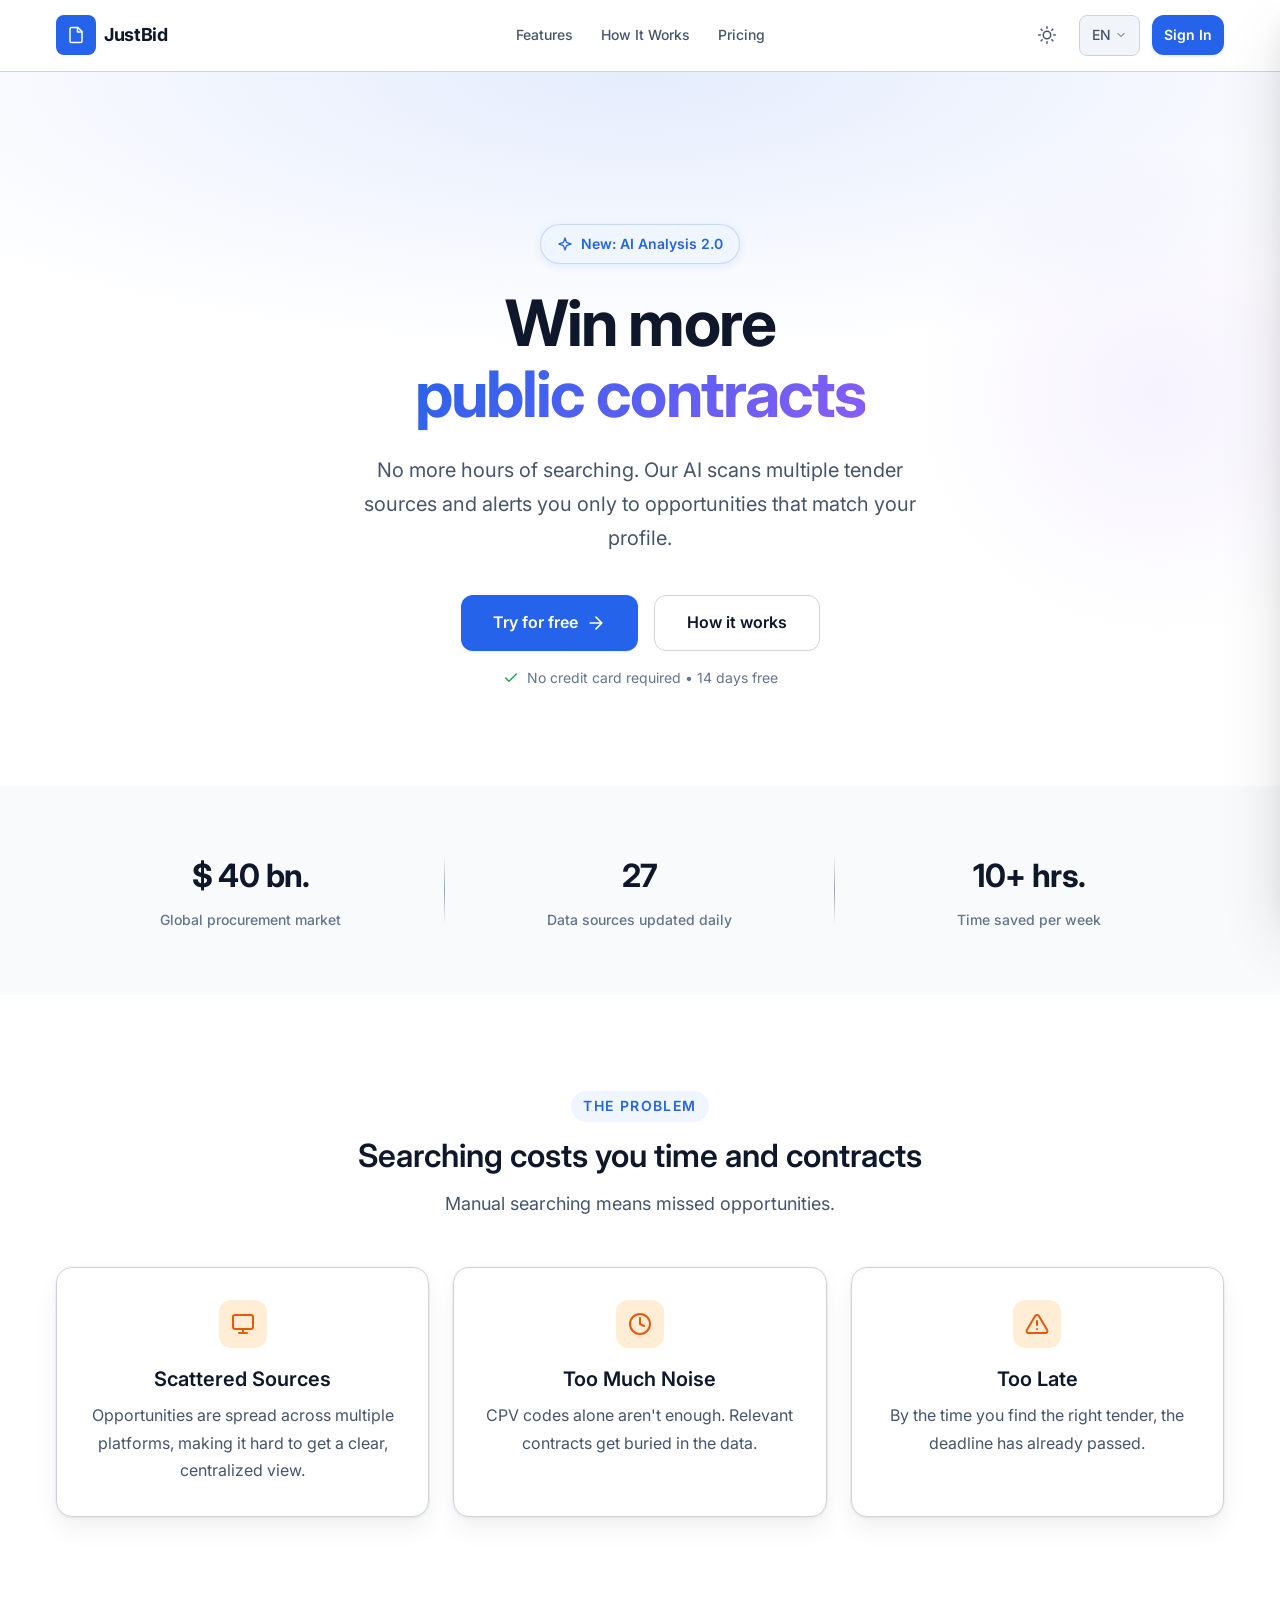
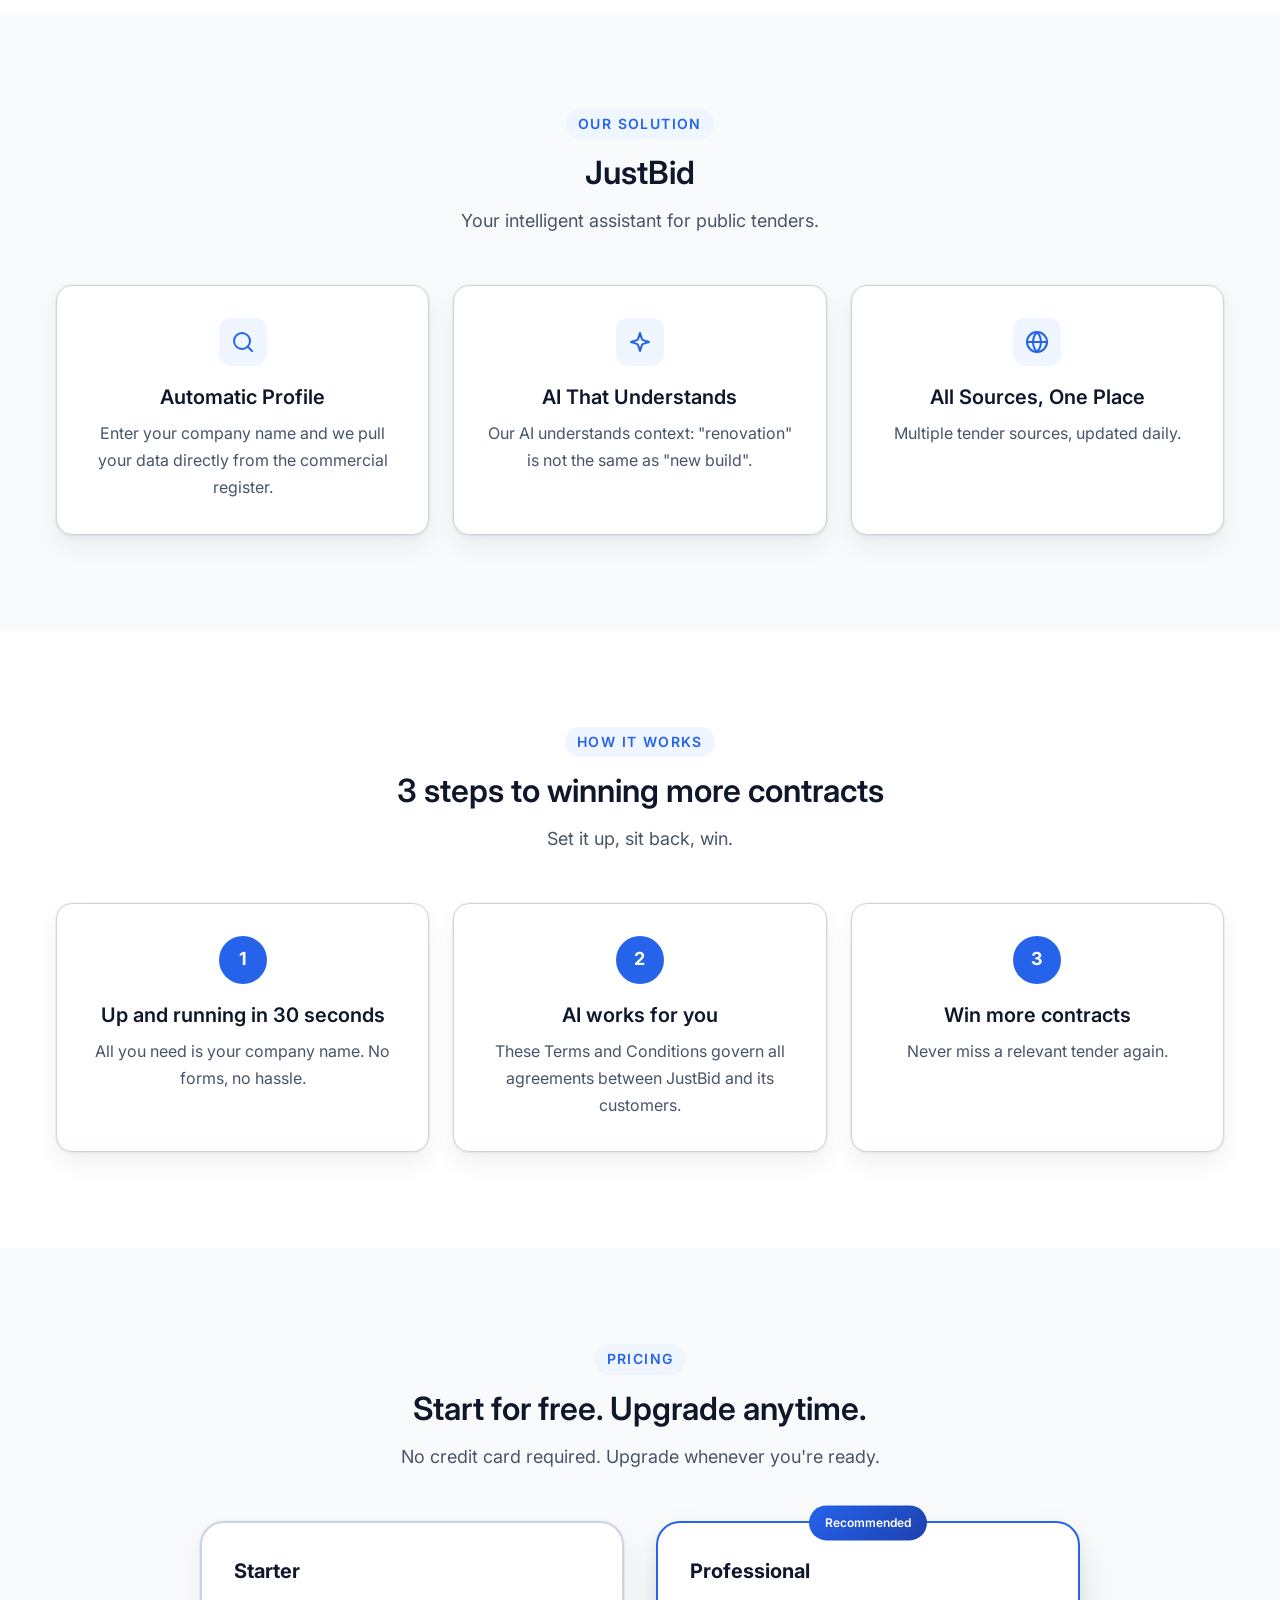
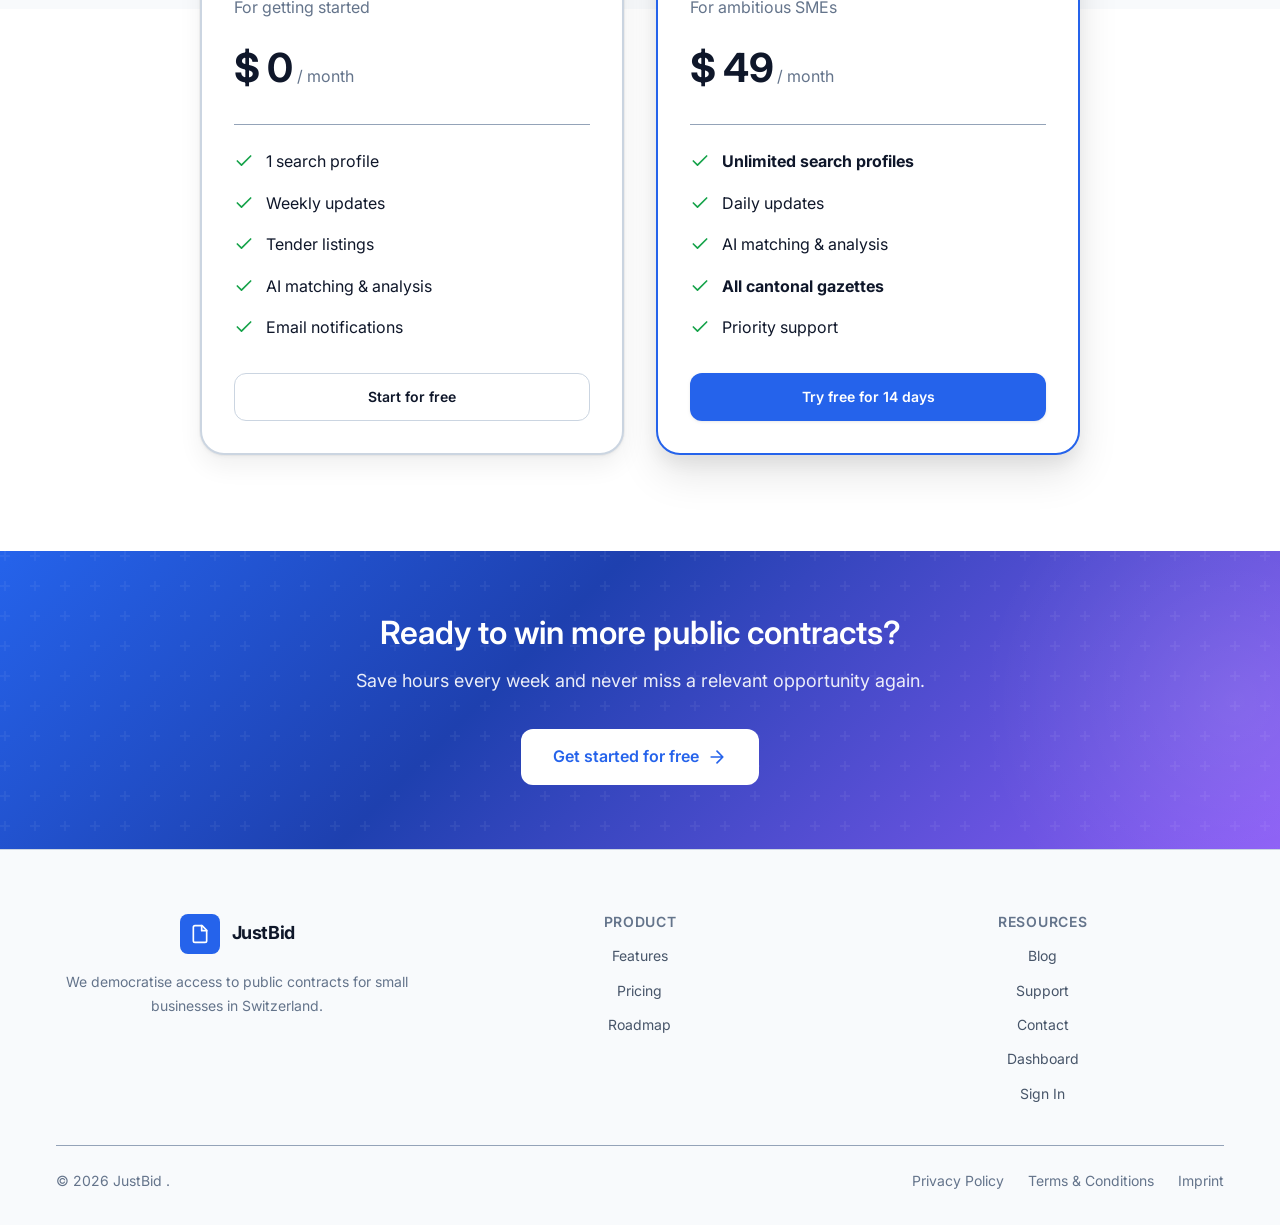
<file: index.html>
<!DOCTYPE html>
<html lang="en">

<head>
    <meta charset="UTF-8">
    <meta name="viewport" content="width=device-width, initial-scale=1.0">
    <title>JustBid - Public Tenders for SMEs</title>
    <link rel="preconnect" href="https://fonts.googleapis.com">
    <link rel="preconnect" href="https://fonts.gstatic.com" crossorigin>
    <link href="https://fonts.googleapis.com/css2?family=Inter:wght@400;500;600;700&display=swap" rel="stylesheet">
    <link rel="stylesheet" href="css/styles.css">
</head>

<body>

    <!-- Navigation -->
    <nav class="navbar">
        <div class="container navbar-container">
            <!-- Logo -->
            <div class="navbar-logo" onclick="navigateTo('landing')">
                <div class="navbar-logo-icon">
                    <svg width="18" height="18" viewBox="0 0 24 24" fill="none" stroke="currentColor" stroke-width="2" stroke-linecap="round" stroke-linejoin="round">
                        <path d="M14.5 2H6a2 2 0 0 0-2 2v16a2 2 0 0 0 2 2h12a2 2 0 0 0 2-2V7.5L14.5 2z"/>
                        <polyline points="14,2 14,8 20,8"/>
                    </svg>
                </div>
                <span>JustBid</span>
            </div>

            <!-- Center Nav Links (Public) -->
            <div id="nav-links-public" class="navbar-center">
                <a href="#solution" class="nav-link">Features</a>
                <a href="#how-it-works" class="nav-link">How It Works</a>
                <a href="#pricing" class="nav-link">Pricing</a>
            </div>

            <!-- Right Actions -->
            <div class="navbar-actions">
                <!-- Theme Toggle -->
                <button class="theme-toggle" onclick="toggleTheme()" title="Toggle dark mode" aria-label="Toggle dark mode">
                    <svg class="theme-icon-light" width="18" height="18" viewBox="0 0 24 24" fill="none" stroke="currentColor" stroke-width="2" stroke-linecap="round" stroke-linejoin="round">
                        <circle cx="12" cy="12" r="5"/>
                        <line x1="12" y1="1" x2="12" y2="3"/>
                        <line x1="12" y1="21" x2="12" y2="23"/>
                        <line x1="4.22" y1="4.22" x2="5.64" y2="5.64"/>
                        <line x1="18.36" y1="18.36" x2="19.78" y2="19.78"/>
                        <line x1="1" y1="12" x2="3" y2="12"/>
                        <line x1="21" y1="12" x2="23" y2="12"/>
                        <line x1="4.22" y1="19.78" x2="5.64" y2="18.36"/>
                        <line x1="18.36" y1="5.64" x2="19.78" y2="4.22"/>
                    </svg>
                    <svg class="theme-icon-dark" width="18" height="18" viewBox="0 0 24 24" fill="none" stroke="currentColor" stroke-width="2" stroke-linecap="round" stroke-linejoin="round">
                        <path d="M21 12.79A9 9 0 1 1 11.21 3 7 7 0 0 0 21 12.79z"/>
                    </svg>
                </button>
                <!-- Language Dropdown -->
                <div class="lang-dropdown">
                    <button class="lang-dropdown-btn" onclick="toggleLangDropdown()">
                        <span class="lang-current">EN</span>
                        <svg width="12" height="12" viewBox="0 0 24 24" fill="none" stroke="currentColor" stroke-width="2" stroke-linecap="round" stroke-linejoin="round">
                            <polyline points="6 9 12 15 18 9"/>
                        </svg>
                    </button>
                    <div class="lang-dropdown-menu" id="lang-menu">
                        <button class="lang-option is-active" onclick="selectLang('EN')">
                            <span class="lang-code">EN</span> English 
                        </button>
                        <button class="lang-option" onclick="selectLang('FR')">
                            <span class="lang-code">FR</span> Français
                        </button>
                        <button class="lang-option" onclick="selectLang('IT')">
                            <span class="lang-code">IT</span> Italiano
                        </button>
                        <button class="lang-option" onclick="selectLang('EN')">
                            <span class="lang-code">DE</span>  Deutsch
                        </button>
                    </div>
                </div>
                <!-- Mobile Theme Toggle -->
                <button class="mobile-theme-toggle" onclick="toggleTheme()" title="Toggle dark mode" aria-label="Toggle dark mode">
                    <svg class="theme-icon-light" width="20" height="20" viewBox="0 0 24 24" fill="none" stroke="currentColor" stroke-width="2" stroke-linecap="round" stroke-linejoin="round">
                        <circle cx="12" cy="12" r="5"/>
                        <line x1="12" y1="1" x2="12" y2="3"/>
                        <line x1="12" y1="21" x2="12" y2="23"/>
                        <line x1="4.22" y1="4.22" x2="5.64" y2="5.64"/>
                        <line x1="18.36" y1="18.36" x2="19.78" y2="19.78"/>
                        <line x1="1" y1="12" x2="3" y2="12"/>
                        <line x1="21" y1="12" x2="23" y2="12"/>
                        <line x1="4.22" y1="19.78" x2="5.64" y2="18.36"/>
                        <line x1="18.36" y1="5.64" x2="19.78" y2="4.22"/>
                    </svg>
                    <svg class="theme-icon-dark" width="20" height="20" viewBox="0 0 24 24" fill="none" stroke="currentColor" stroke-width="2" stroke-linecap="round" stroke-linejoin="round">
                        <path d="M21 12.79A9 9 0 1 1 11.21 3 7 7 0 0 0 21 12.79z"/>
                    </svg>
                </button>
                <!-- CTA: Sign In (public) -->
                <div id="nav-cta-public">
                    <button class="btn btn-primary btn-sm" data-goto="auth">Sign In</button>
                </div>
                <!-- Mobile Menu Toggle -->
                <button class="mobile-menu-toggle" onclick="toggleMobileMenu()" aria-label="Open menu">
                    <svg class="menu-icon-open" width="24" height="24" viewBox="0 0 24 24" fill="none" stroke="currentColor" stroke-width="2" stroke-linecap="round" stroke-linejoin="round">
                        <line x1="3" y1="6" x2="21" y2="6"/>
                        <line x1="3" y1="12" x2="21" y2="12"/>
                        <line x1="3" y1="18" x2="21" y2="18"/>
                    </svg>
                    <svg class="menu-icon-close" width="24" height="24" viewBox="0 0 24 24" fill="none" stroke="currentColor" stroke-width="2" stroke-linecap="round" stroke-linejoin="round">
                        <line x1="18" y1="6" x2="6" y2="18"/>
                        <line x1="6" y1="6" x2="18" y2="18"/>
                    </svg>
                </button>
            </div>
        </div>
    </nav>

    <!-- Mobile Menu Drawer -->
    <div class="mobile-menu-backdrop" onclick="toggleMobileMenu()"></div>
    <div class="mobile-menu">
        <nav class="mobile-menu-nav">
            <!-- Public Links -->
            <div id="mobile-nav-public" class="mobile-menu-links">
                <a href="#solution" class="mobile-menu-link" onclick="toggleMobileMenu()">
                    <svg width="20" height="20" viewBox="0 0 24 24" fill="none" stroke="currentColor" stroke-width="2" stroke-linecap="round" stroke-linejoin="round">
                        <polygon points="12 2 2 7 12 12 22 7 12 2"/>
                        <polyline points="2 17 12 22 22 17"/>
                        <polyline points="2 12 12 17 22 12"/>
                    </svg>
                    Features
                </a>
                <a href="#how-it-works" class="mobile-menu-link" onclick="toggleMobileMenu()">
                    <svg width="20" height="20" viewBox="0 0 24 24" fill="none" stroke="currentColor" stroke-width="2" stroke-linecap="round" stroke-linejoin="round">
                        <circle cx="12" cy="12" r="10"/>
                        <path d="M9.09 9a3 3 0 0 1 5.83 1c0 2-3 3-3 3"/>
                        <line x1="12" y1="17" x2="12.01" y2="17"/>
                    </svg>
                    How It Works
                </a>
                <a href="#pricing" class="mobile-menu-link" onclick="toggleMobileMenu()">
                    <svg width="20" height="20" viewBox="0 0 24 24" fill="none" stroke="currentColor" stroke-width="2" stroke-linecap="round" stroke-linejoin="round">
                        <line x1="12" y1="1" x2="12" y2="23"/>
                        <path d="M17 5H9.5a3.5 3.5 0 0 0 0 7h5a3.5 3.5 0 0 1 0 7H6"/>
                    </svg>
                    Pricing
                </a>
            </div>

            <!-- Language Selection -->
            <div id="mobile-nav-lang" class="mobile-menu-section">
                <div class="mobile-menu-pref-section">
                    <span class="mobile-menu-pref-label">Language</span>
                    <div class="mobile-menu-pref-list">
                        <button class="mobile-menu-pref-option is-active" onclick="selectLang('DE'); updateMobileLangSelection('DE')" data-lang="DE">
                            <span class="mobile-menu-pref-radio"></span>
                            Deutsch
                        </button>
                        <button class="mobile-menu-pref-option" onclick="selectLang('FR'); updateMobileLangSelection('FR')" data-lang="FR">
                            <span class="mobile-menu-pref-radio"></span>
                            Français
                        </button>
                        <button class="mobile-menu-pref-option" onclick="selectLang('IT'); updateMobileLangSelection('IT')" data-lang="IT">
                            <span class="mobile-menu-pref-radio"></span>
                            Italiano
                        </button>
                        <button class="mobile-menu-pref-option" onclick="selectLang('EN'); updateMobileLangSelection('EN')" data-lang="EN">
                            <span class="mobile-menu-pref-radio"></span>
                            English
                        </button>
                    </div>
                </div>
            </div>
        </nav>
    </div>

    <!-- VIEWS -->

    <!-- 1. Landing View -->
    <div id="view-landing" class="view active">
        <!-- Hero -->
        <section class="landing-hero">
            <div class="container">
                <div class="hero-content">
                    <span class="hero-badge">
                        <svg width="16" height="16" viewBox="0 0 24 24" fill="none" stroke="currentColor" stroke-width="2" stroke-linecap="round" stroke-linejoin="round">
                            <path d="m12 3-1.912 5.813a2 2 0 0 1-1.275 1.275L3 12l5.813 1.912a2 2 0 0 1 1.275 1.275L12 21l1.912-5.813a2 2 0 0 1 1.275-1.275L21 12l-5.813-1.912a2 2 0 0 1-1.275-1.275L12 3Z"/>
                        </svg>
                        New: AI Analysis 2.0
                    </span>
                    <h1 class="hero-title">
                        Win more<br>
                        <span class="hero-accent">public contracts</span>
                    </h1>
                    <p class="hero-subtitle">
                     No more hours of searching. Our AI scans multiple tender sources and alerts you only to opportunities that match your profile.
                    </p>
                    <div class="hero-actions">
                        <button class="btn btn-primary btn-lg" data-goto="auth">
                            Try for free
                            <svg width="20" height="20" viewBox="0 0 24 24" fill="none" stroke="currentColor" stroke-width="2" stroke-linecap="round" stroke-linejoin="round">
                                <path d="M5 12h14M12 5l7 7-7 7"/>
                            </svg>
                        </button>
                        <button class="btn btn-secondary btn-lg" onclick="document.getElementById('how-it-works').scrollIntoView({behavior: 'smooth'})">
                            How it works
                        </button>
                    </div>
                    <p class="hero-note">
                        <svg width="16" height="16" viewBox="0 0 24 24" fill="none" stroke="currentColor" stroke-width="2" stroke-linecap="round" stroke-linejoin="round">
                            <polyline points="20,6 9,17 4,12"/>
                        </svg>
                        No credit card required • 14 days free
                    </p>
                </div>
            </div>
        </section>

        <!-- Stats -->
        <section class="stats-section">
            <div class="container">
                <div class="stats-grid">
                    <div class="stat">
                        <div class="stat-value">$ 40 bn.</div>
                        <div class="stat-label">Global procurement market</div>
                    </div>
                    <div class="stat">
                        <div class="stat-value">27</div>
                        <div class="stat-label">Data sources updated daily</div>
                    </div>
                    <div class="stat">
                        <div class="stat-value">10+ hrs.</div>
                        <div class="stat-label">Time saved per week</div>
                    </div>
                </div>
            </div>
        </section>

        <!-- Problem Section -->
        <section class="section" id="problem">
            <div class="container">
                <div class="section-header">
                    <span class="section-label">The Problem</span>
                    <h2 class="section-title">Searching costs you time and contracts</h2>
                    <p class="section-desc">Manual searching means missed opportunities.</p>
                </div>
                <div class="problem-grid">
                    <div class="problem-card">
                        <div class="problem-icon">
                            <svg width="24" height="24" viewBox="0 0 24 24" fill="none" stroke="currentColor" stroke-width="2" stroke-linecap="round" stroke-linejoin="round">
                                <rect x="2" y="3" width="20" height="14" rx="2" ry="2"/>
                                <line x1="8" y1="21" x2="16" y2="21"/>
                                <line x1="12" y1="17" x2="12" y2="21"/>
                            </svg>
                        </div>
<h3>Scattered Sources</h3>
<p>Opportunities are spread across multiple platforms, making it hard to get a clear, centralized view.</p>
                    </div>
                    <div class="problem-card">
                        <div class="problem-icon">
                            <svg width="24" height="24" viewBox="0 0 24 24" fill="none" stroke="currentColor" stroke-width="2" stroke-linecap="round" stroke-linejoin="round">
                                <circle cx="12" cy="12" r="10"/>
                                <polyline points="12,6 12,12 16,14"/>
                            </svg>
                        </div>
                        <h3>Too Much Noise</h3>
                        <p>CPV codes alone aren't enough. Relevant contracts get buried in the data.</p>
                    </div>
                    <div class="problem-card">
                        <div class="problem-icon">
                            <svg width="24" height="24" viewBox="0 0 24 24" fill="none" stroke="currentColor" stroke-width="2" stroke-linecap="round" stroke-linejoin="round">
                                <path d="M10.29 3.86L1.82 18a2 2 0 0 0 1.71 3h16.94a2 2 0 0 0 1.71-3L13.71 3.86a2 2 0 0 0-3.42 0z"/>
                                <line x1="12" y1="9" x2="12" y2="13"/>
                                <line x1="12" y1="17" x2="12.01" y2="17"/>
                            </svg>
                        </div>
                        <h3>Too Late</h3>
                        <p>By the time you find the right tender, the deadline has already passed.</p>
                    </div>
                </div>
            </div>
        </section>

        <!-- Solution Grid -->
        <section class="section bg-subtle" id="solution">
            <div class="container">
                <div class="section-header">
                    <span class="section-label">Our Solution</span>
                    <h2 class="section-title">JustBid</h2>
                    <p class="section-desc">Your intelligent assistant for public tenders.</p>
                </div>
                <div class="solution-grid">
                    <div class="solution-card">
                        <div class="solution-icon">
                            <svg width="24" height="24" viewBox="0 0 24 24" fill="none" stroke="currentColor" stroke-width="2" stroke-linecap="round" stroke-linejoin="round">
                                <circle cx="11" cy="11" r="8"/>
                                <line x1="21" y1="21" x2="16.65" y2="16.65"/>
                            </svg>
                        </div>
                        <h3>Automatic Profile</h3>
                        <p>Enter your company name and we pull your data directly from the commercial register.</p>
                    </div>
                    <div class="solution-card">
                        <div class="solution-icon">
                            <svg width="24" height="24" viewBox="0 0 24 24" fill="none" stroke="currentColor" stroke-width="2" stroke-linecap="round" stroke-linejoin="round">
                                <path d="m12 3-1.912 5.813a2 2 0 0 1-1.275 1.275L3 12l5.813 1.912a2 2 0 0 1 1.275 1.275L12 21l1.912-5.813a2 2 0 0 1 1.275-1.275L21 12l-5.813-1.912a2 2 0 0 1-1.275-1.275L12 3Z"/>
                            </svg>
                        </div>
                        <h3>AI That Understands</h3>
                        <p>Our AI understands context: "renovation" is not the same as "new build".</p>
                    </div>
                    <div class="solution-card">
                        <div class="solution-icon">
                            <svg width="24" height="24" viewBox="0 0 24 24" fill="none" stroke="currentColor" stroke-width="2" stroke-linecap="round" stroke-linejoin="round">
                                <circle cx="12" cy="12" r="10"/>
                                <line x1="2" y1="12" x2="22" y2="12"/>
                                <path d="M12 2a15.3 15.3 0 0 1 4 10 15.3 15.3 0 0 1-4 10 15.3 15.3 0 0 1-4-10 15.3 15.3 0 0 1 4-10z"/>
                            </svg>
                        </div>
                        <h3>All Sources, One Place</h3>
                        <p>Multiple tender sources, updated daily.</p>
                    </div>
                </div>
            </div>
        </section>

        <!-- How it Works -->
        <section id="how-it-works" class="section">
            <div class="container">
                <div class="section-header">
                    <span class="section-label">How It Works</span>
                    <h2 class="section-title">3 steps to winning more contracts</h2>
                    <p class="section-desc">Set it up, sit back, win.</p>
                </div>
                <div class="steps-grid">
                    <div class="step-card">
                        <div class="step-number">1</div>
                        <h3>Up and running in 30 seconds</h3>
                        <p>All you need is your company name. No forms, no hassle.</p>
                    </div>
                    <div class="step-card">
                        <div class="step-number">2</div>
                        <h3>AI works for you</h3>
                        <p>These Terms and Conditions govern all agreements between JustBid and its customers.</p>
                    </div>
                    <div class="step-card">
                        <div class="step-number">3</div>
                        <h3>Win more contracts</h3>
                        <p>Never miss a relevant tender again.</p>
                    </div>
                </div>
            </div>
        </section>

        <!-- Pricing -->
        <section class="section pricing-section" id="pricing">
            <div class="container">
                <div class="section-header">
                    <span class="section-label">Pricing</span>
                    <h2 class="section-title">Start for free. Upgrade anytime.</h2>
                    <p class="section-desc">No credit card required. Upgrade whenever you're ready.</p>
                </div>
                <div class="pricing-grid">
                    <!-- Starter -->
                    <div class="pricing-card">
                        <div class="pricing-header">
                            <div class="pricing-name">Starter</div>
                            <div class="pricing-desc">For getting started</div>
                            <div class="pricing-price">
                                <span class="pricing-amount">$ 0</span>
                                <span class="pricing-period">/ month</span>
                            </div>
                        </div>
                        <div class="pricing-features">
                            <div class="pricing-feature">
                                <svg width="20" height="20" viewBox="0 0 24 24" fill="none" stroke="currentColor" stroke-width="2" stroke-linecap="round" stroke-linejoin="round">
                                    <polyline points="20,6 9,17 4,12"/>
                                </svg>
                                <span>1 search profile</span>
                            </div>
                            <div class="pricing-feature">
                                <svg width="20" height="20" viewBox="0 0 24 24" fill="none" stroke="currentColor" stroke-width="2" stroke-linecap="round" stroke-linejoin="round">
                                    <polyline points="20,6 9,17 4,12"/>
                                </svg>
                                <span>Weekly updates</span>
                            </div>
                            <div class="pricing-feature">
                                <svg width="20" height="20" viewBox="0 0 24 24" fill="none" stroke="currentColor" stroke-width="2" stroke-linecap="round" stroke-linejoin="round">
                                    <polyline points="20,6 9,17 4,12"/>
                                </svg>
                                <span>Tender listings</span>
                            </div>
                            <div class="pricing-feature">
                                <svg width="20" height="20" viewBox="0 0 24 24" fill="none" stroke="currentColor" stroke-width="2" stroke-linecap="round" stroke-linejoin="round">
                                    <polyline points="20,6 9,17 4,12"/>
                                </svg>
                                <span>AI matching &amp; analysis</span>
                            </div>
                            <div class="pricing-feature">
                                <svg width="20" height="20" viewBox="0 0 24 24" fill="none" stroke="currentColor" stroke-width="2" stroke-linecap="round" stroke-linejoin="round">
                                    <polyline points="20,6 9,17 4,12"/>
                                </svg>
                                <span>Email notifications</span>
                            </div>
                        </div>
                        <button class="btn btn-secondary w-full" data-goto="auth">Start for free</button>
                    </div>
                    <!-- Pro -->
                    <div class="pricing-card is-featured">
                        <span class="pricing-badge">Recommended</span>
                        <div class="pricing-header">
                            <div class="pricing-name">Professional</div>
                            <div class="pricing-desc">For ambitious SMEs</div>
                            <div class="pricing-price">
                                <span class="pricing-amount">$ 49</span>
                                <span class="pricing-period">/ month</span>
                            </div>
                        </div>
                        <div class="pricing-features">
                            <div class="pricing-feature">
                                <svg width="20" height="20" viewBox="0 0 24 24" fill="none" stroke="currentColor" stroke-width="2" stroke-linecap="round" stroke-linejoin="round">
                                    <polyline points="20,6 9,17 4,12"/>
                                </svg>
                                <span><strong>Unlimited search profiles</strong></span>
                            </div>
                            <div class="pricing-feature">
                                <svg width="20" height="20" viewBox="0 0 24 24" fill="none" stroke="currentColor" stroke-width="2" stroke-linecap="round" stroke-linejoin="round">
                                    <polyline points="20,6 9,17 4,12"/>
                                </svg>
                                <span>Daily updates</span>
                            </div>
                            <div class="pricing-feature">
                                <svg width="20" height="20" viewBox="0 0 24 24" fill="none" stroke="currentColor" stroke-width="2" stroke-linecap="round" stroke-linejoin="round">
                                    <polyline points="20,6 9,17 4,12"/>
                                </svg>
                                <span>AI matching &amp; analysis</span>
                            </div>
                            <div class="pricing-feature">
                                <svg width="20" height="20" viewBox="0 0 24 24" fill="none" stroke="currentColor" stroke-width="2" stroke-linecap="round" stroke-linejoin="round">
                                    <polyline points="20,6 9,17 4,12"/>
                                </svg>
                                <span><strong>All cantonal gazettes</strong></span>
                            </div>
                            <div class="pricing-feature">
                                <svg width="20" height="20" viewBox="0 0 24 24" fill="none" stroke="currentColor" stroke-width="2" stroke-linecap="round" stroke-linejoin="round">
                                    <polyline points="20,6 9,17 4,12"/>
                                </svg>
                                <span>Priority support</span>
                            </div>
                        </div>
                        <button class="btn btn-primary w-full" data-goto="auth">Try free for 14 days</button>
                    </div>
                </div>
            </div>
        </section>

        <!-- CTA -->
        <section class="cta-section">
            <div class="container">
                <div class="cta-content">
                    <h2>Ready to win more public contracts?</h2>
<p>Save hours every week and never miss a relevant opportunity again.</p>
                    <button class="btn btn-lg cta-btn" data-goto="auth">
                        Get started for free
                        <svg width="20" height="20" viewBox="0 0 24 24" fill="none" stroke="currentColor" stroke-width="2" stroke-linecap="round" stroke-linejoin="round">
                            <path d="M5 12h14M12 5l7 7-7 7"/>
                        </svg>
                    </button>
                </div>
            </div>
        </section>

        <!-- Footer -->
        <footer class="landing-footer">
            <div class="container">
                <div class="footer-grid">
                    <div class="footer-brand">
                        <div class="footer-logo">
                            <div class="logo-icon">
                                <svg width="20" height="20" viewBox="0 0 24 24" fill="none" stroke="currentColor" stroke-width="2" stroke-linecap="round" stroke-linejoin="round">
                                    <path d="M14.5 2H6a2 2 0 0 0-2 2v16a2 2 0 0 0 2 2h12a2 2 0 0 0 2-2V7.5L14.5 2z"/>
                                    <polyline points="14,2 14,8 20,8"/>
                                </svg>
                            </div>
                            <span>JustBid</span>
                        </div>
                        <p>We democratise access to public contracts for small businesses in Switzerland.</p>
                    </div>
                    <div class="footer-section">
                        <h4>Product</h4>
                        <div class="footer-links">
                            <a href="#solution">Features</a>
                            <a href="#pricing">Pricing</a>
                            <a href="#">Roadmap</a>
                        </div>
                    </div>
                    <div class="footer-section">
                        <h4>Resources</h4>
                        <div class="footer-links">
                            <a href="#">Blog</a>
                            <a href="#">Support</a>
                            <a href="#">Contact</a>
                            <!-- <a href="https://github.com/davras5/tender-scout" target="_blank">Source Code</a> -->
                            <a href="dashboard.html">Dashboard</a>
                            <a href="#" onclick="navigateTo('auth'); return false;">Sign In</a>
                        </div>
                    </div>
                </div>
                <div class="footer-bottom">
                    <span class="footer-copy">&copy; 2026 JustBid .</span>
                    <div class="footer-legal">
                        <a href="#" onclick="navigateTo('legal'); setTimeout(() => document.getElementById('datenschutz').scrollIntoView({behavior: 'smooth'}), 100); return false;">Privacy Policy</a>
                        <a href="#" onclick="navigateTo('legal'); setTimeout(() => document.getElementById('agb').scrollIntoView({behavior: 'smooth'}), 100); return false;">Terms &amp; Conditions</a>
                        <a href="#" onclick="navigateTo('legal'); setTimeout(() => document.getElementById('impressum').scrollIntoView({behavior: 'smooth'}), 100); return false;">Imprint</a>
                    </div>
                </div>
            </div>
        </footer>
    </div>

    <!-- 2. Auth View -->
    <div id="view-auth" class="view view--centered">
        <div class="container">
            <!-- Login Form -->
            <div id="auth-login" class="auth-container card">
                <h2 class="text-h1 text-center mb-6">Sign In</h2>
                <form id="login-form" onsubmit="return handleLogin(event);">
                    <div class="form-group">
                        <label class="form-label">Email</label>
                        <input type="email" id="login-email" class="input" placeholder="name@company.com" value="demo@justbid.com" required>
                        <span id="login-email-error" class="text-sm text-error hidden"></span>
                    </div>
                    <div class="form-group">
                        <label class="form-label">Password</label>
                        <input type="password" id="login-password" class="input" value="password123" required minlength="8">
                        <span id="login-password-error" class="text-sm text-error hidden"></span>
                        <a href="#" class="text-sm text-accent mt-2 inline-block" onclick="alert('Demo: Password reset email sent'); return false;">Forgot password?</a>
                    </div>
                    <button type="submit" class="btn btn-primary w-full">Continue</button>

                    <!-- SSO Divider -->
                    <div class="sso-divider">
                        <span>or</span>
                    </div>

                    <!-- SSO Buttons -->
                    <div class="sso-buttons">
                        <button type="button" class="btn btn-sso" onclick="handleSSOLogin('google')">
                            <svg class="sso-icon" viewBox="0 0 24 24" width="20" height="20">
                                <path fill="#4285F4" d="M22.56 12.25c0-.78-.07-1.53-.2-2.25H12v4.26h5.92c-.26 1.37-1.04 2.53-2.21 3.31v2.77h3.57c2.08-1.92 3.28-4.74 3.28-8.09z"/>
                                <path fill="#34A853" d="M12 23c2.97 0 5.46-.98 7.28-2.66l-3.57-2.77c-.98.66-2.23 1.06-3.71 1.06-2.86 0-5.29-1.93-6.16-4.53H2.18v2.84C3.99 20.53 7.7 23 12 23z"/>
                                <path fill="#FBBC05" d="M5.84 14.09c-.22-.66-.35-1.36-.35-2.09s.13-1.43.35-2.09V7.07H2.18C1.43 8.55 1 10.22 1 12s.43 3.45 1.18 4.93l2.85-2.22.81-.62z"/>
                                <path fill="#EA4335" d="M12 5.38c1.62 0 3.06.56 4.21 1.64l3.15-3.15C17.45 2.09 14.97 1 12 1 7.7 1 3.99 3.47 2.18 7.07l3.66 2.84c.87-2.6 3.3-4.53 6.16-4.53z"/>
                            </svg>
                            Continue with Google
                        </button>
                        <button type="button" class="btn btn-sso" onclick="handleSSOLogin('microsoft')">
                            <svg class="sso-icon" viewBox="0 0 24 24" width="20" height="20">
                                <path fill="#F25022" d="M1 1h10v10H1z"/>
                                <path fill="#00A4EF" d="M1 13h10v10H1z"/>
                                <path fill="#7FBA00" d="M13 1h10v10H13z"/>
                                <path fill="#FFB900" d="M13 13h10v10H13z"/>
                            </svg>
                            Continue with Microsoft
                        </button>
                        <button type="button" class="btn btn-sso" onclick="handleSSOLogin('whatsapp')">
                            <svg class="sso-icon" viewBox="0 0 24 24" width="20" height="20">
                                <path fill="#25D366" d="M17.472 14.382c-.297-.149-1.758-.867-2.03-.967-.273-.099-.471-.148-.67.15-.197.297-.767.966-.94 1.164-.173.199-.347.223-.644.075-.297-.15-1.255-.463-2.39-1.475-.883-.788-1.48-1.761-1.653-2.059-.173-.297-.018-.458.13-.606.134-.133.298-.347.446-.52.149-.174.198-.298.298-.497.099-.198.05-.371-.025-.52-.075-.149-.669-1.612-.916-2.207-.242-.579-.487-.5-.669-.51-.173-.008-.371-.01-.57-.01-.198 0-.52.074-.792.372-.272.297-1.04 1.016-1.04 2.479 0 1.462 1.065 2.875 1.213 3.074.149.198 2.096 3.2 5.077 4.487.709.306 1.262.489 1.694.625.712.227 1.36.195 1.871.118.571-.085 1.758-.719 2.006-1.413.248-.694.248-1.289.173-1.413-.074-.124-.272-.198-.57-.347m-5.421 7.403h-.004a9.87 9.87 0 01-5.031-1.378l-.361-.214-3.741.982.998-3.648-.235-.374a9.86 9.86 0 01-1.51-5.26c.001-5.45 4.436-9.884 9.888-9.884 2.64 0 5.122 1.03 6.988 2.898a9.825 9.825 0 012.893 6.994c-.003 5.45-4.437 9.884-9.885 9.884m8.413-18.297A11.815 11.815 0 0012.05 0C5.495 0 .16 5.335.157 11.892c0 2.096.547 4.142 1.588 5.945L.057 24l6.305-1.654a11.882 11.882 0 005.683 1.448h.005c6.554 0 11.89-5.335 11.893-11.893a11.821 11.821 0 00-3.48-8.413z"/>
                            </svg>
                            Continue with WhatsApp
                        </button>
                    </div>

                    <div class="text-center text-sm text-secondary mt-4">
                        Don't have an account? <a href="#" class="text-accent" onclick="toggleAuthForm('register'); return false;">Register</a>
                    </div>
                </form>
            </div>

            <!-- Register Form -->
            <div id="auth-register" class="auth-container card hidden">
                <h2 class="text-h1 text-center mb-6">Create Account</h2>
                <form id="register-form" onsubmit="return handleRegister(event);">
                    <div class="form-group">
                        <label class="form-label">Email</label>
                        <input type="email" id="register-email" class="input" placeholder="name@company.com" required>
                        <span id="register-email-error" class="text-sm text-error hidden"></span>
                    </div>
                    <div class="form-group">
                        <label class="form-label">Password</label>
                        <input type="password" id="register-password" class="input" placeholder="Min. 8 characters" required minlength="8">
                        <span id="register-password-error" class="text-sm text-error hidden"></span>
                    </div>
                    <div class="form-group">
                        <label class="form-label">Confirm Password</label>
                        <input type="password" id="register-password-confirm" class="input" placeholder="Repeat password" required minlength="8">
                        <span id="register-password-confirm-error" class="text-sm text-error hidden"></span>
                    </div>
                    <div class="form-group">
                        <label class="flex items-center gap-2 text-sm">
                            <input type="checkbox" id="register-terms" required>
                            <span>I accept the <a href="#" onclick="navigateTo('legal'); setTimeout(() => document.getElementById('agb').scrollIntoView({behavior: 'smooth'}), 100); return false;" class="text-accent">Terms &amp; Conditions</a> and <a href="#" onclick="navigateTo('legal'); setTimeout(() => document.getElementById('datenschutz').scrollIntoView({behavior: 'smooth'}), 100); return false;" class="text-accent">Privacy Policy</a></span>
                        </label>
                        <span id="register-terms-error" class="text-sm text-error hidden"></span>
                    </div>
                    <button type="submit" class="btn btn-primary w-full">Create Account</button>

                    <!-- SSO Divider -->
                    <div class="sso-divider">
                        <span>or</span>
                    </div>

                    <!-- SSO Buttons -->
                    <div class="sso-buttons">
                        <button type="button" class="btn btn-sso" onclick="handleSSOLogin('google')">
                            <svg class="sso-icon" viewBox="0 0 24 24" width="20" height="20">
                                <path fill="#4285F4" d="M22.56 12.25c0-.78-.07-1.53-.2-2.25H12v4.26h5.92c-.26 1.37-1.04 2.53-2.21 3.31v2.77h3.57c2.08-1.92 3.28-4.74 3.28-8.09z"/>
                                <path fill="#34A853" d="M12 23c2.97 0 5.46-.98 7.28-2.66l-3.57-2.77c-.98.66-2.23 1.06-3.71 1.06-2.86 0-5.29-1.93-6.16-4.53H2.18v2.84C3.99 20.53 7.7 23 12 23z"/>
                                <path fill="#FBBC05" d="M5.84 14.09c-.22-.66-.35-1.36-.35-2.09s.13-1.43.35-2.09V7.07H2.18C1.43 8.55 1 10.22 1 12s.43 3.45 1.18 4.93l2.85-2.22.81-.62z"/>
                                <path fill="#EA4335" d="M12 5.38c1.62 0 3.06.56 4.21 1.64l3.15-3.15C17.45 2.09 14.97 1 12 1 7.7 1 3.99 3.47 2.18 7.07l3.66 2.84c.87-2.6 3.3-4.53 6.16-4.53z"/>
                            </svg>
                            Continue with Google
                        </button>
                        <button type="button" class="btn btn-sso" onclick="handleSSOLogin('microsoft')">
                            <svg class="sso-icon" viewBox="0 0 24 24" width="20" height="20">
                                <path fill="#F25022" d="M1 1h10v10H1z"/>
                                <path fill="#00A4EF" d="M1 13h10v10H1z"/>
                                <path fill="#7FBA00" d="M13 1h10v10H13z"/>
                                <path fill="#FFB900" d="M13 13h10v10H13z"/>
                            </svg>
                            Continue with Microsoft
                        </button>
                        <button type="button" class="btn btn-sso" onclick="handleSSOLogin('whatsapp')">
                            <svg class="sso-icon" viewBox="0 0 24 24" width="20" height="20">
                                <path fill="#25D366" d="M17.472 14.382c-.297-.149-1.758-.867-2.03-.967-.273-.099-.471-.148-.67.15-.197.297-.767.966-.94 1.164-.173.199-.347.223-.644.075-.297-.15-1.255-.463-2.39-1.475-.883-.788-1.48-1.761-1.653-2.059-.173-.297-.018-.458.13-.606.134-.133.298-.347.446-.52.149-.174.198-.298.298-.497.099-.198.05-.371-.025-.52-.075-.149-.669-1.612-.916-2.207-.242-.579-.487-.5-.669-.51-.173-.008-.371-.01-.57-.01-.198 0-.52.074-.792.372-.272.297-1.04 1.016-1.04 2.479 0 1.462 1.065 2.875 1.213 3.074.149.198 2.096 3.2 5.077 4.487.709.306 1.262.489 1.694.625.712.227 1.36.195 1.871.118.571-.085 1.758-.719 2.006-1.413.248-.694.248-1.289.173-1.413-.074-.124-.272-.198-.57-.347m-5.421 7.403h-.004a9.87 9.87 0 01-5.031-1.378l-.361-.214-3.741.982.998-3.648-.235-.374a9.86 9.86 0 01-1.51-5.26c.001-5.45 4.436-9.884 9.888-9.884 2.64 0 5.122 1.03 6.988 2.898a9.825 9.825 0 012.893 6.994c-.003 5.45-4.437 9.884-9.885 9.884m8.413-18.297A11.815 11.815 0 0012.05 0C5.495 0 .16 5.335.157 11.892c0 2.096.547 4.142 1.588 5.945L.057 24l6.305-1.654a11.882 11.882 0 005.683 1.448h.005c6.554 0 11.89-5.335 11.893-11.893a11.821 11.821 0 00-3.48-8.413z"/>
                            </svg>
                            Continue with WhatsApp
                        </button>
                    </div>

                    <div class="text-center text-sm text-secondary mt-4">
                        Already have an account? <a href="#" class="text-accent" onclick="toggleAuthForm('login'); return false;">Sign In</a>
                    </div>
                </form>
            </div>
        </div>
    </div>

    <!-- 3. Legal View -->
    <div id="view-legal" class="view">
        <div class="container container--narrow pt-8 pb-8">
            <!-- Back Navigation -->
            <nav class="breadcrumb" aria-label="Breadcrumb">
                <span class="breadcrumb-item is-clickable" onclick="navigateTo('landing')">
                    <svg width="16" height="16" viewBox="0 0 24 24" fill="none" stroke="currentColor" stroke-width="2" stroke-linecap="round" stroke-linejoin="round">
                        <path d="m12 19-7-7 7-7"/>
                        <path d="M19 12H5"/>
                    </svg>
                    Back to Home
                </span>
            </nav>

            <h1 class="text-h1 mb-6">Legal</h1>

            <!-- Legal Navigation -->
            <div class="legal-nav mb-8">
                <a href="#datenschutz" class="legal-nav-item">Privacy Policy</a>
                <a href="#agb" class="legal-nav-item">Terms &amp; Conditions</a>
                <a href="#impressum" class="legal-nav-item">Imprint</a>
            </div>

            <!-- Privacy Policy Section -->
            <section id="datenschutz" class="legal-section card mb-8">
                <h2 class="text-h2 mb-4">Privacy Policy</h2>
                <p class="text-muted mb-6">As of: January 2026</p>

               <div class="legal-content">
  <h3>1. Responsible Party</h3>
  <p>The entity responsible for data processing on this website is:</p>
  <address>
    Justbid<br>
    Company Address<br>
    City, Country<br>
    Email: support@JustBid.com
  </address>
</div>

                    <h3>2. Collection and Processing of Data</h3>
                    <p>We collect and process personal data only to the extent necessary for the provision of our services.</p>

                    <h3>3. Your Rights</h3>
                    <p>You have the right at any time to request access to, correction, deletion, and restriction of the processing of your data.</p>
                </div>
            </section>

            <!-- Terms & Conditions Section -->
            <section id="agb" class="legal-section card mb-8">
                <h2 class="text-h2 mb-4">Terms &amp; Conditions</h2>
                <p class="text-muted mb-6">As of: January 2026</p>

                <div class="legal-content">
                  <h3>1. Scope</h3>
<p>These Terms and Conditions apply to all agreements between JustBid and its users.</p>

                   <h3>Service Description</h3>
<p>JustBid  is an AI-powered platform that helps you discover and match with relevant public tenders quickly and efficiently.</p>
                </div>
            </section>

            <!-- Imprint Section -->
            <section id="impressum" class="legal-section card mb-8">
                <h2 class="text-h2 mb-4">Imprint</h2>

                <div class="legal-content">
  <h3>Legal Disclosure</h3>
  <address>
    <strong>ProcureAI Technologies</strong><br>
    123 Innovation Street<br>
    Business City, Country
  </address>

  <h4>Contact</h4>
  <p>
    Email: contact@procureai.com
  </p>
</div>
            </section>

            <!-- Back to Top -->
            <div class="text-center">
                <button class="btn btn-secondary" onclick="navigateTo('landing')">
                    <svg width="16" height="16" viewBox="0 0 24 24" fill="none" stroke="currentColor" stroke-width="2" stroke-linecap="round" stroke-linejoin="round">
                        <path d="m12 19-7-7 7-7"/>
                        <path d="M19 12H5"/>
                    </svg>
                    Back to Home
                </button>
            </div>
        </div>
    </div>

    <script type="module" src="js/landing.js"></script>
</body>

</html>
</file>
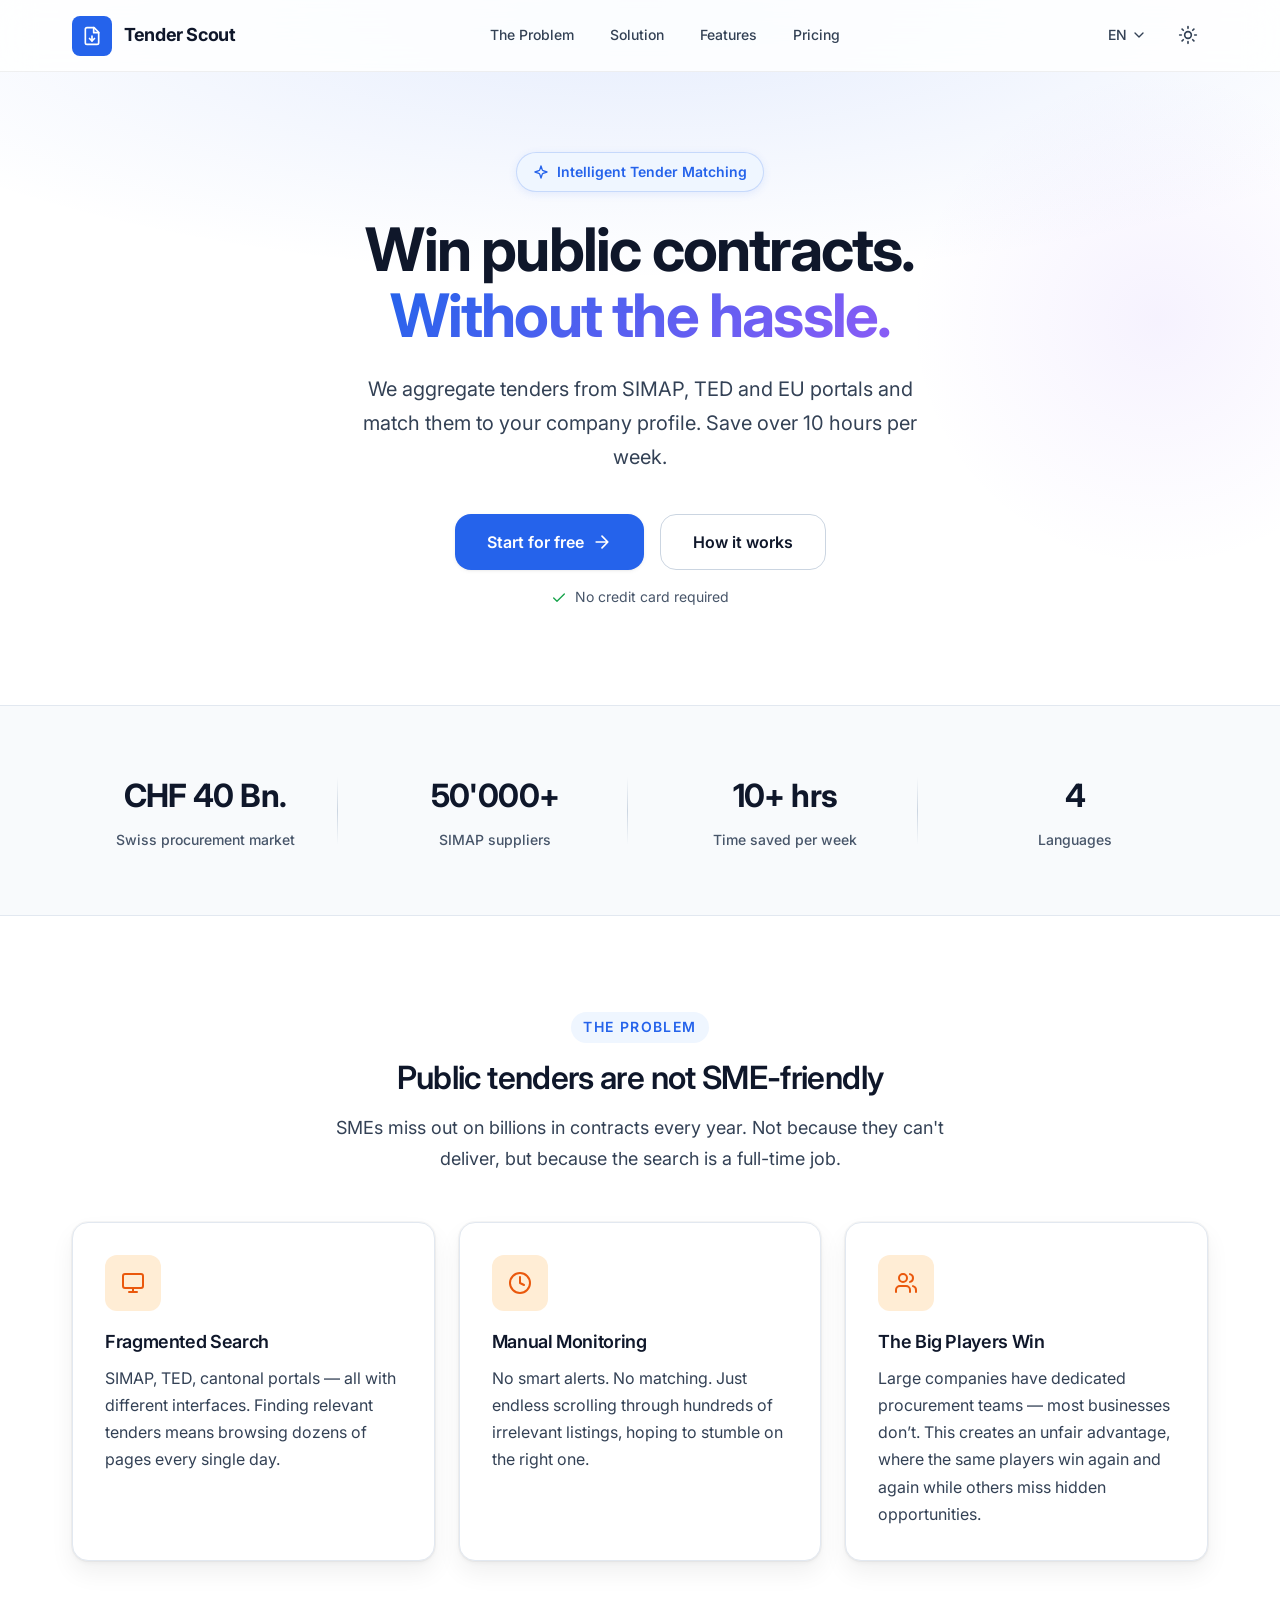
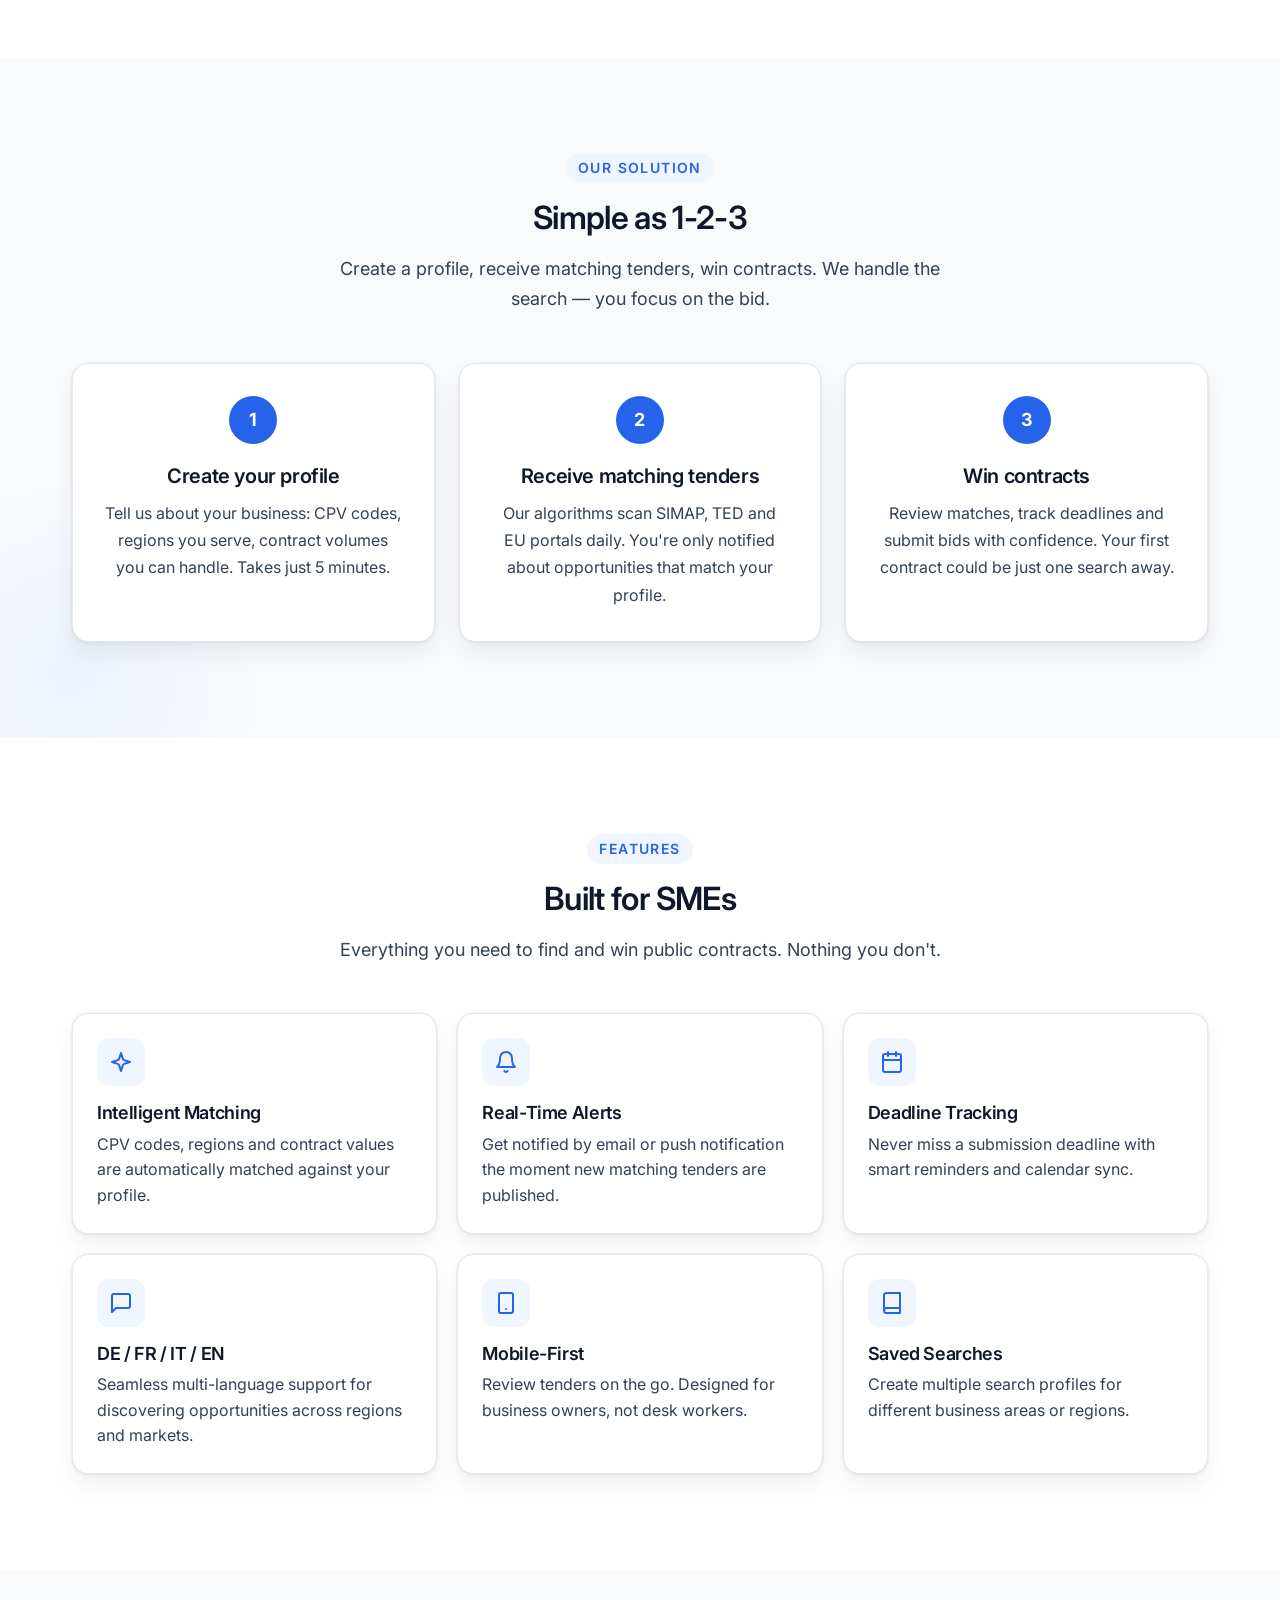
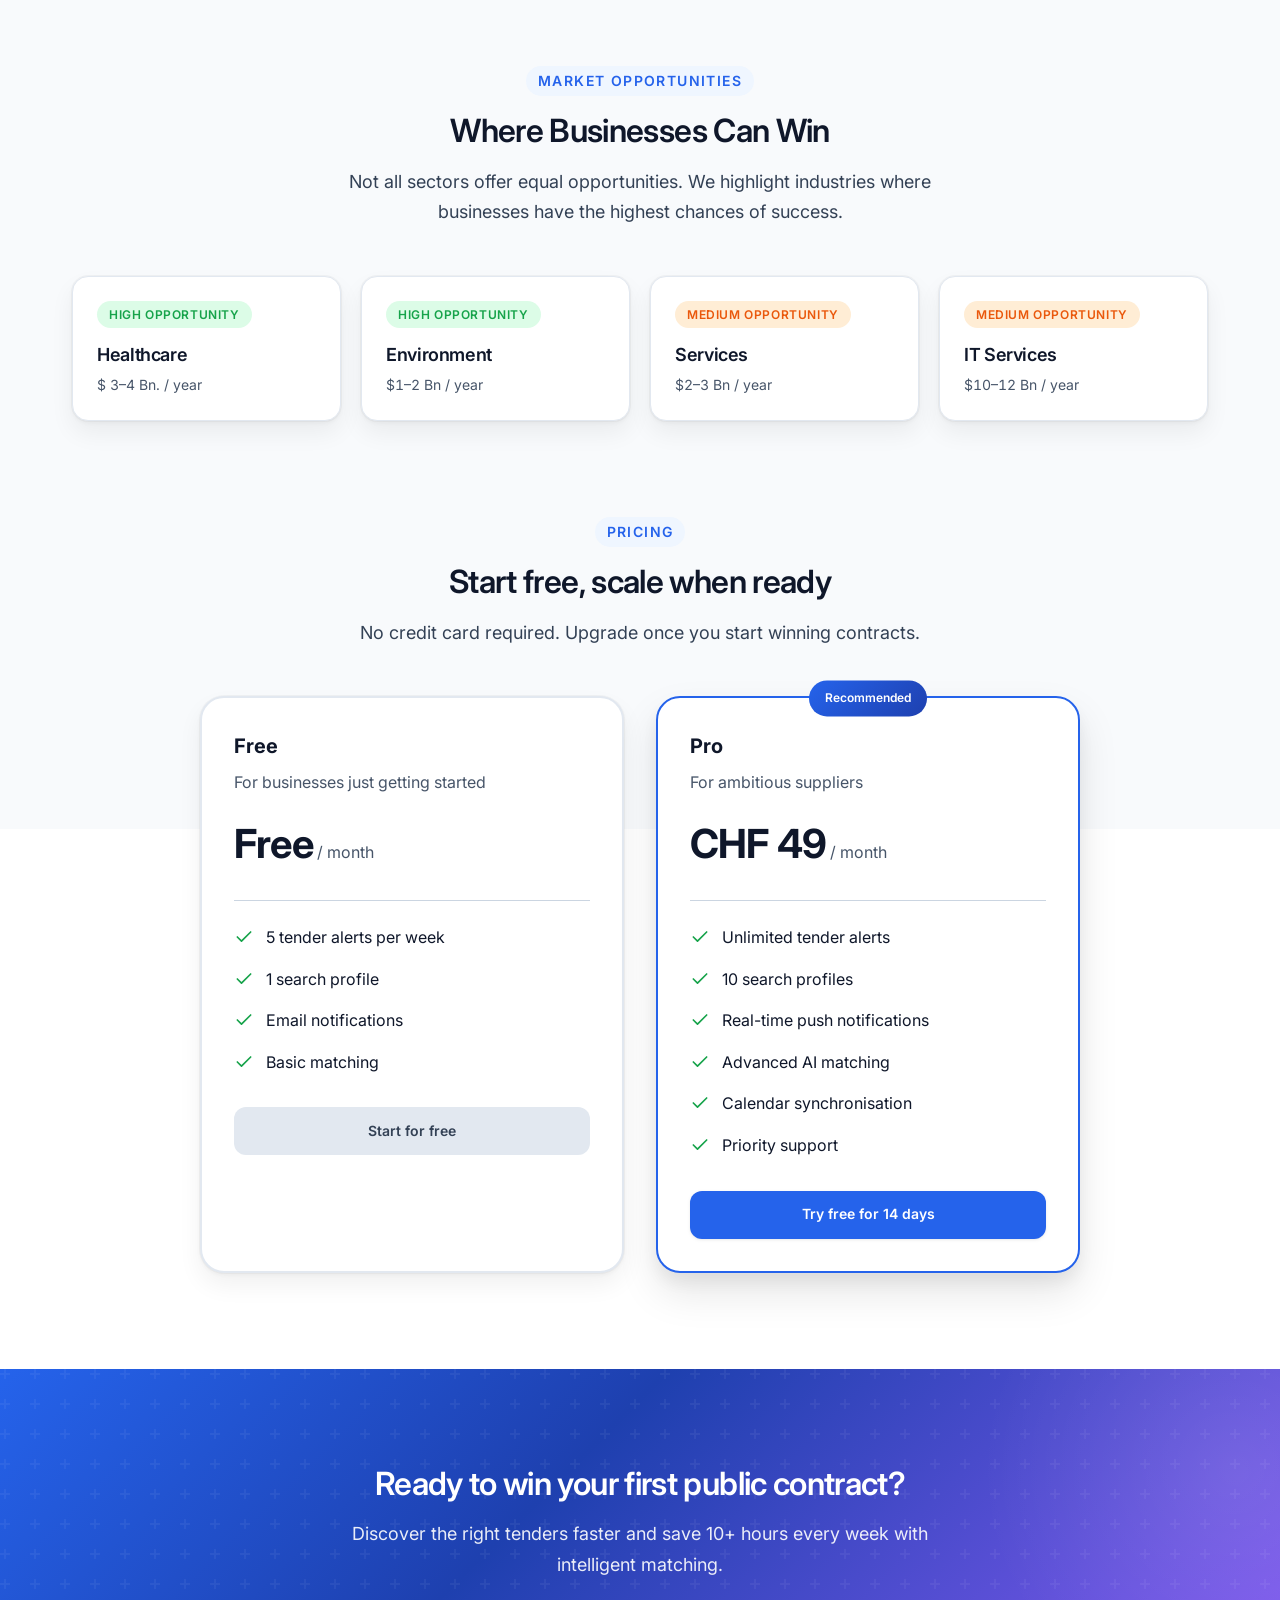
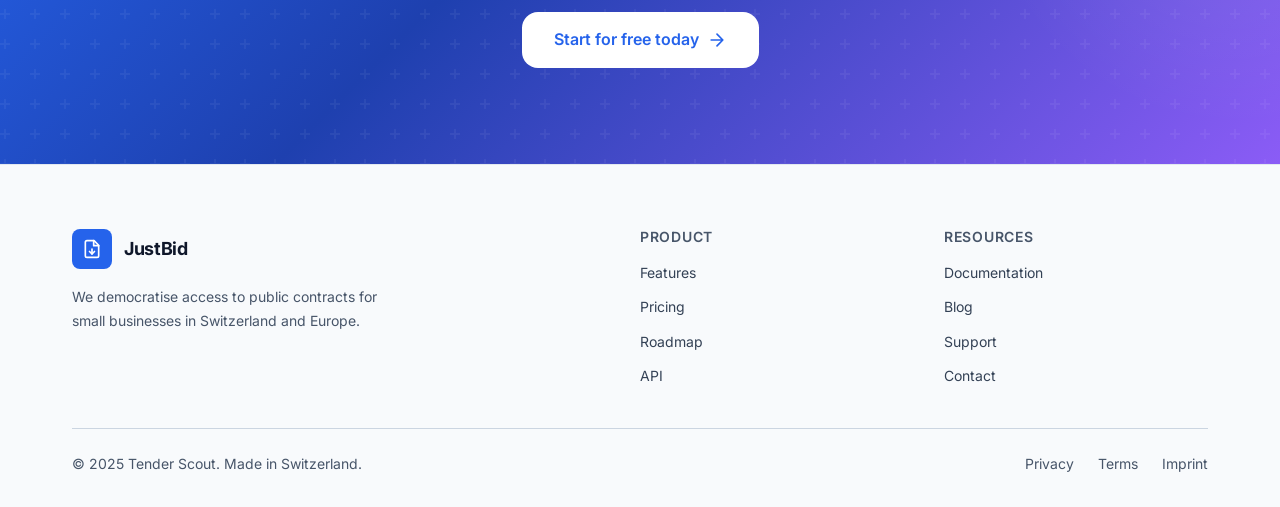
<file: research/archive_260110/index.html>
<!DOCTYPE html>
<html lang="en">
<head>
  <meta charset="UTF-8">
  <meta name="viewport" content="width=device-width, initial-scale=1.0">
  <meta name="description" content="Intelligent tender matching for Swiss SMEs. Find public contracts from SIMAP, TED and EU portals that match your company profile.">
  <title>Tender Scout – Public Tenders for SMEs</title>

  <!-- Fonts -->
  <link rel="preconnect" href="https://fonts.googleapis.com">
  <link rel="preconnect" href="https://fonts.gstatic.com" crossorigin>
  <link href="https://fonts.googleapis.com/css2?family=Inter:wght@400;500;600;700&display=swap" rel="stylesheet">

  <!-- Design Tokens -->
  <link rel="stylesheet" href="css/tokens.css">

  <style>
    /* ========== Reset ========== */
    *, *::before, *::after { box-sizing: border-box; }
    * { margin: 0; }
    html { -webkit-text-size-adjust: 100%; scroll-behavior: smooth; }
    body { line-height: var(--leading-normal); -webkit-font-smoothing: antialiased; }
    img, picture, video, canvas, svg { display: block; max-width: 100%; }
    input, button, textarea, select { font: inherit; }
    p, h1, h2, h3, h4, h5, h6 { overflow-wrap: break-word; }
    a { color: inherit; text-decoration: none; }
    button { background: none; border: none; cursor: pointer; }
    ul, ol { list-style: none; padding: 0; }

    /* ========== Base ========== */
    body {
      font-family: var(--font-sans);
      font-size: var(--text-base);
      color: var(--color-text-primary);
      background-color: var(--color-bg-base);
    }

    h1, h2, h3, h4 {
      font-weight: var(--weight-semibold);
      line-height: var(--leading-snug);
      letter-spacing: var(--tracking-tight);
    }

    /* ========== Layout ========== */
    .container {
      width: 100%;
      max-width: var(--container-max);
      margin: 0 auto;
      padding: 0 var(--space-5);
    }

    @media (min-width: 768px) {
      .container { padding: 0 var(--space-8); }
    }

    section {
      padding: var(--space-16) 0;
    }

    @media (min-width: 768px) {
      section { padding: var(--space-20) 0; }
    }

    @media (min-width: 1024px) {
      section { padding: var(--space-24) 0; }
    }

    /* ========== Header ========== */
    .header {
      position: fixed;
      top: 0;
      left: 0;
      right: 0;
      height: var(--header-height);
      background: rgba(255, 255, 255, 0.85);
      backdrop-filter: blur(var(--blur-lg)) saturate(180%);
      -webkit-backdrop-filter: blur(var(--blur-lg)) saturate(180%);
      border-bottom: var(--border-width) solid rgba(0, 0, 0, 0.06);
      z-index: var(--z-dropdown);
      transition: all var(--duration-normal) var(--ease-out);
    }

    [data-theme="dark"] .header {
      background: rgba(10, 15, 26, 0.85);
      border-bottom-color: rgba(255, 255, 255, 0.06);
    }

    .header-inner {
      display: flex;
      align-items: center;
      justify-content: space-between;
      height: 100%;
    }

    .logo {
      display: flex;
      align-items: center;
      gap: var(--space-3);
      font-size: var(--text-lg);
      font-weight: var(--weight-bold);
      letter-spacing: var(--tracking-tight);
    }

    .logo:hover {
      opacity: 0.8;
    }

    .logo-icon {
      width: var(--size-icon-box-sm);
      height: var(--size-icon-box-sm);
      background: var(--color-accent);
      border-radius: var(--radius-md);
      display: flex;
      align-items: center;
      justify-content: center;
      color: var(--color-text-inverse);
    }

    .nav-desktop {
      display: none;
      align-items: center;
      gap: var(--space-1);
    }

    @media (min-width: 768px) {
      .nav-desktop { display: flex; }
    }

    .nav-link {
      padding: var(--space-2) var(--space-4);
      font-size: var(--text-sm);
      font-weight: var(--weight-medium);
      color: var(--color-text-secondary);
      border-radius: var(--radius-md);
      transition: all var(--duration-fast) var(--ease-out);
    }

    .nav-link:hover {
      color: var(--color-text-primary);
      background: var(--color-bg-muted);
    }

    .header-actions {
      display: flex;
      align-items: center;
      gap: var(--space-2);
    }

    .btn-icon {
      width: var(--size-btn-sm);
      height: var(--size-btn-sm);
      display: flex;
      align-items: center;
      justify-content: center;
      border-radius: var(--radius-md);
      color: var(--color-text-secondary);
      transition: all var(--duration-fast) var(--ease-out);
    }

    .btn-icon:hover {
      color: var(--color-text-primary);
      background: var(--color-bg-muted);
    }

    @media (min-width: 768px) {
      .btn-mobile-menu { display: none; }
    }

    /* ========== Language Selector ========== */
    .lang-selector {
      position: relative;
    }

    .lang-btn {
      display: flex;
      align-items: center;
      gap: var(--space-1);
      padding: var(--space-2) var(--space-3);
      font-size: var(--text-sm);
      font-weight: var(--weight-medium);
      color: var(--color-text-secondary);
      background: transparent;
      border: var(--border-width) solid transparent;
      border-radius: var(--radius-md);
      cursor: pointer;
      transition: all var(--duration-fast) var(--ease-out);
    }

    .lang-btn:hover {
      color: var(--color-text-primary);
      background: var(--color-bg-muted);
    }

    .lang-btn svg {
      transition: transform var(--duration-fast) var(--ease-out);
    }

    .lang-selector.is-open .lang-btn svg {
      transform: rotate(180deg);
    }

    .lang-dropdown {
      position: absolute;
      top: calc(100% + var(--space-2));
      right: 0;
      min-width: 140px;
      background: var(--color-bg-base);
      border: var(--border-width) solid var(--color-border);
      border-radius: var(--radius-lg);
      box-shadow: var(--shadow-lg);
      padding: var(--space-2);
      opacity: 0;
      visibility: hidden;
      transform: translateY(-8px);
      transition: all var(--duration-fast) var(--ease-out);
      z-index: var(--z-dropdown);
    }

    .lang-selector.is-open .lang-dropdown {
      opacity: 1;
      visibility: visible;
      transform: translateY(0);
    }

    .lang-option {
      display: flex;
      align-items: center;
      gap: var(--space-3);
      padding: var(--space-2) var(--space-3);
      font-size: var(--text-sm);
      color: var(--color-text-secondary);
      border-radius: var(--radius-md);
      cursor: pointer;
      transition: all var(--duration-fast) var(--ease-out);
    }

    .lang-option:hover {
      background: var(--color-bg-muted);
      color: var(--color-text-primary);
    }

    .lang-option.is-active {
      background: var(--color-accent-subtle);
      color: var(--color-accent);
      font-weight: var(--weight-medium);
    }

    .lang-option span:first-child {
      font-weight: var(--weight-semibold);
      min-width: var(--space-6);
    }

    /* ========== Mobile Menu ========== */
    .mobile-menu {
      position: fixed;
      top: var(--header-height);
      left: 0;
      right: 0;
      bottom: 0;
      background: var(--color-bg-base);
      padding: var(--space-6);
      display: none;
      flex-direction: column;
      gap: var(--space-2);
      z-index: calc(var(--z-dropdown) - 1);
    }

    .mobile-menu.is-open { display: flex; }

    .mobile-menu .nav-link {
      font-size: var(--text-lg);
      padding: var(--space-4);
      border-radius: var(--radius-lg);
    }

    @media (min-width: 768px) {
      .mobile-menu { display: none !important; }
    }

    /* ========== Buttons ========== */
    .btn {
      display: inline-flex;
      align-items: center;
      justify-content: center;
      gap: var(--space-2);
      height: var(--size-btn-md);
      padding: 0 var(--space-6);
      font-size: var(--text-sm);
      font-weight: var(--weight-semibold);
      border-radius: var(--radius-lg);
      transition: all var(--duration-fast) var(--ease-out);
    }

    .btn:focus-visible {
      outline: var(--border-width-2) solid var(--color-accent);
      outline-offset: var(--border-width-2);
    }

    .btn-primary {
      background: var(--color-accent);
      color: var(--color-text-inverse);
      box-shadow: var(--shadow-sm);
    }

    .btn-primary:hover {
      background: var(--color-accent-hover);
      box-shadow: var(--shadow-md);
    }

    .btn-primary:active {
      transform: translateY(1px);
    }

    .btn-secondary {
      background: var(--color-bg-base);
      color: var(--color-text-primary);
      border: var(--border-width) solid var(--color-border);
    }

    .btn-secondary:hover {
      background: var(--color-bg-muted);
    }

    .btn-lg {
      height: var(--size-btn-lg);
      padding: 0 var(--space-8);
      font-size: var(--text-base);
      border-radius: var(--radius-xl);
    }


    .btn-sm {
      height: var(--size-btn-sm);
      padding: 0 var(--space-4);
    }

    /* ========== Hero ========== */
    .hero {
      padding-top: calc(var(--header-height) + var(--space-12));
      padding-bottom: var(--space-16);
      background: var(--color-bg-base);
      position: relative;
      overflow: hidden;
    }

    .hero::before {
      content: "";
      position: absolute;
      top: -40%;
      left: 50%;
      transform: translateX(-50%);
      width: 140%;
      height: 80%;
      background: radial-gradient(ellipse at center, var(--color-accent-glow) 0%, transparent 70%);
      pointer-events: none;
    }

    .hero::after {
      content: "";
      position: absolute;
      top: 10%;
      right: -10%;
      width: 500px;
      height: 500px;
      background: radial-gradient(circle, rgba(139, 92, 246, 0.08) 0%, transparent 70%);
      pointer-events: none;
    }

    @media (min-width: 768px) {
      .hero {
        padding-top: calc(var(--header-height) + var(--space-20));
        padding-bottom: var(--space-24);
      }
    }

    .hero-content {
      text-align: center;
      max-width: var(--content-wide);
      margin: 0 auto;
      position: relative;
      z-index: 1;
    }

    .hero-badge {
      display: inline-flex;
      align-items: center;
      gap: var(--space-2);
      padding: var(--space-2) var(--space-4);
      background: var(--color-accent-subtle);
      color: var(--color-accent);
      font-size: var(--text-sm);
      font-weight: var(--weight-semibold);
      border-radius: var(--radius-full);
      margin-bottom: var(--space-6);
      border: var(--border-width) solid rgba(37, 99, 235, 0.2);
      transition: all var(--duration-normal) var(--ease-out);
      box-shadow: 0 2px 8px rgba(37, 99, 235, 0.1);
    }

    .hero-badge:hover {
      border-color: var(--color-accent);
      box-shadow: var(--shadow-glow-sm);
      transform: translateY(-1px);
    }

    .hero-title {
      font-size: var(--text-3xl);
      font-weight: var(--weight-bold);
      line-height: var(--leading-tight);
      margin-bottom: var(--space-6);
      letter-spacing: var(--tracking-tighter);
    }

    @media (min-width: 768px) {
      .hero-title { font-size: var(--text-5xl); }
    }

    @media (min-width: 1024px) {
      .hero-title { font-size: 3.75rem; }
    }

    .hero-title .accent {
      background: linear-gradient(135deg, var(--color-accent) 0%, var(--color-accent-secondary) 50%, var(--color-accent-tertiary) 100%);
      -webkit-background-clip: text;
      -webkit-text-fill-color: transparent;
      background-clip: text;
      background-size: 200% 200%;
      animation: gradientShift 8s ease infinite;
    }

    @keyframes gradientShift {
      0%, 100% { background-position: 0% 50%; }
      50% { background-position: 100% 50%; }
    }

    .hero-subtitle {
      font-size: var(--text-lg);
      color: var(--color-text-secondary);
      margin-bottom: var(--space-10);
      max-width: var(--content-narrow);
      margin-left: auto;
      margin-right: auto;
      line-height: var(--leading-relaxed);
    }

    @media (min-width: 768px) {
      .hero-subtitle { font-size: var(--text-xl); }
    }

    .hero-actions {
      display: flex;
      flex-direction: column;
      gap: var(--space-4);
      align-items: center;
    }

    @media (min-width: 480px) {
      .hero-actions {
        flex-direction: row;
        justify-content: center;
      }
    }

    .hero-note {
      display: flex;
      align-items: center;
      justify-content: center;
      gap: var(--space-2);
      margin-top: var(--space-4);
      font-size: var(--text-sm);
      color: var(--color-text-muted);
    }

    .hero-note svg {
      color: var(--color-success);
    }

    /* ========== Stats ========== */
    .stats {
      padding: var(--space-12) 0;
      background: var(--color-bg-subtle);
      border-top: var(--border-width) solid var(--color-border-subtle);
      border-bottom: var(--border-width) solid var(--color-border-subtle);
      position: relative;
    }

    .stats-grid {
      display: grid;
      grid-template-columns: repeat(2, 1fr);
      gap: var(--space-8);
    }

    @media (min-width: 768px) {
      .stats-grid {
        grid-template-columns: repeat(4, 1fr);
        gap: var(--space-6);
      }
    }

    .stat {
      text-align: center;
      position: relative;
      padding: var(--space-4) 0;
    }

    @media (min-width: 768px) {
      .stat:not(:last-child)::after {
        content: "";
        position: absolute;
        right: 0;
        top: 50%;
        transform: translateY(-50%);
        width: 1px;
        height: 60%;
        background: linear-gradient(to bottom, transparent, var(--color-border), transparent);
      }
    }

    .stat-value {
      font-size: var(--text-2xl);
      font-weight: var(--weight-bold);
      color: var(--color-text-primary);
      letter-spacing: var(--tracking-tight);
    }

    @media (min-width: 768px) {
      .stat-value { font-size: var(--text-3xl); }
    }

    .stat-label {
      font-size: var(--text-sm);
      color: var(--color-text-muted);
      margin-top: var(--space-2);
      font-weight: var(--weight-medium);
    }

    /* ========== Section Styles ========== */
    .section-header {
      text-align: center;
      max-width: var(--section-header-max);
      margin: 0 auto var(--space-12);
    }

    .section-label {
      display: inline-flex;
      align-items: center;
      gap: var(--space-2);
      font-size: var(--text-sm);
      font-weight: var(--weight-semibold);
      color: var(--color-accent);
      margin-bottom: var(--space-4);
      text-transform: uppercase;
      letter-spacing: var(--tracking-wider);
      padding: var(--space-1) var(--space-3);
      background: var(--color-accent-subtle);
      border-radius: var(--radius-full);
    }

    .section-title {
      font-size: var(--text-2xl);
      margin-bottom: var(--space-4);
    }

    @media (min-width: 768px) {
      .section-title { font-size: var(--text-3xl); }
    }

    .section-desc {
      font-size: var(--text-lg);
      color: var(--color-text-secondary);
      line-height: var(--leading-relaxed);
    }

    /* ========== Problem Section ========== */
    .problem {
      background: var(--color-bg-base);
      position: relative;
    }

    .problem-grid {
      display: grid;
      grid-template-columns: 1fr;
      gap: var(--space-6);
    }

    @media (min-width: 768px) {
      .problem-grid { grid-template-columns: repeat(3, 1fr); }
    }

    .problem-card {
      padding: var(--space-8);
      background: var(--color-bg-base);
      border: var(--border-width) solid var(--color-border-subtle);
      border-radius: var(--radius-xl);
      box-shadow: var(--shadow-card);
      transition: all var(--duration-normal) var(--ease-out);
    }

    .problem-card:hover {
      transform: translateY(-4px);
      box-shadow: var(--shadow-lg);
    }

    .problem-icon {
      width: var(--size-icon-box-lg);
      height: var(--size-icon-box-lg);
      background: var(--color-warning-bg);
      color: var(--color-warning);
      border-radius: var(--radius-lg);
      display: flex;
      align-items: center;
      justify-content: center;
      margin-bottom: var(--space-5);
    }

    .problem-card h3 {
      font-size: var(--text-lg);
      margin-bottom: var(--space-3);
    }

    .problem-card p {
      font-size: var(--text-base);
      color: var(--color-text-secondary);
      line-height: var(--leading-relaxed);
    }

    /* ========== Solution Section ========== */
    .solution {
      background: var(--color-bg-subtle);
      position: relative;
      overflow: hidden;
    }

    .solution::before {
      content: "";
      position: absolute;
      bottom: -20%;
      left: -10%;
      width: 400px;
      height: 400px;
      background: radial-gradient(circle, rgba(37, 99, 235, 0.05) 0%, transparent 70%);
      pointer-events: none;
    }

    .solution-grid {
      display: grid;
      grid-template-columns: 1fr;
      gap: var(--space-8);
      position: relative;
    }

    @media (min-width: 768px) {
      .solution-grid {
        grid-template-columns: repeat(3, 1fr);
        gap: var(--space-6);
      }
    }

    .solution-card {
      padding: var(--space-8);
      background: var(--color-bg-base);
      border: var(--border-width) solid var(--color-border-subtle);
      border-radius: var(--radius-xl);
      text-align: center;
      transition: all var(--duration-normal) var(--ease-out);
      box-shadow: var(--shadow-card);
    }

    .solution-card:hover {
      transform: translateY(-4px);
      box-shadow: var(--shadow-lg);
    }

    /* Override scroll animation transform on hover */
    .stagger-children .solution-card.is-visible:hover {
      transform: translateY(-4px);
      box-shadow: var(--shadow-lg);
      transition: all var(--duration-normal) var(--ease-out);
      transition-delay: 0ms !important;
    }

    .solution-number {
      width: var(--size-icon-box-md);
      height: var(--size-icon-box-md);
      background: var(--color-accent);
      color: var(--color-text-inverse);
      border-radius: var(--radius-full);
      display: flex;
      align-items: center;
      justify-content: center;
      font-size: var(--text-lg);
      font-weight: var(--weight-bold);
      margin: 0 auto var(--space-5);
    }

    .solution-card h3 {
      font-size: var(--text-xl);
      margin-bottom: var(--space-3);
    }

    .solution-card p {
      font-size: var(--text-base);
      color: var(--color-text-secondary);
      line-height: var(--leading-relaxed);
    }

    /* ========== Features Section ========== */
    .features {
      background: var(--color-bg-base);
      position: relative;
    }

    .features-grid {
      display: grid;
      grid-template-columns: 1fr;
      gap: var(--space-5);
    }

    @media (min-width: 640px) {
      .features-grid { grid-template-columns: repeat(2, 1fr); }
    }

    @media (min-width: 1024px) {
      .features-grid { grid-template-columns: repeat(3, 1fr); }
    }

    .feature-card {
      padding: var(--space-6);
      background: var(--color-bg-base);
      border: var(--border-width) solid var(--color-border-subtle);
      border-radius: var(--radius-xl);
      transition: all var(--duration-normal) var(--ease-out);
      box-shadow: var(--shadow-card);
    }

    .feature-card:hover {
      transform: translateY(-4px);
      box-shadow: var(--shadow-lg);
    }

    .feature-icon {
      width: var(--size-icon-box-md);
      height: var(--size-icon-box-md);
      background: var(--color-accent-subtle);
      color: var(--color-accent);
      border-radius: var(--radius-lg);
      display: flex;
      align-items: center;
      justify-content: center;
      margin-bottom: var(--space-4);
    }

    .feature-card h3 {
      font-size: var(--text-lg);
      margin-bottom: var(--space-2);
    }

    .feature-card p {
      font-size: var(--text-base);
      color: var(--color-text-secondary);
      line-height: var(--leading-normal);
    }

    /* ========== Market Section ========== */
    .market {
      background: var(--color-bg-subtle);
      position: relative;
    }

    .market-grid {
      display: grid;
      grid-template-columns: 1fr;
      gap: var(--space-5);
    }

    @media (min-width: 640px) {
      .market-grid { grid-template-columns: repeat(2, 1fr); }
    }

    @media (min-width: 1024px) {
      .market-grid { grid-template-columns: repeat(4, 1fr); }
    }

    .market-card {
      padding: var(--space-6);
      background: var(--color-bg-base);
      border: var(--border-width) solid var(--color-border-subtle);
      border-radius: var(--radius-xl);
      transition: all var(--duration-normal) var(--ease-out);
      box-shadow: var(--shadow-card);
    }

    .market-card:hover {
      transform: translateY(-4px);
      box-shadow: var(--shadow-lg);
    }

    .market-badge {
      display: inline-block;
      padding: var(--space-1) var(--space-3);
      font-size: var(--text-xs);
      font-weight: var(--weight-semibold);
      text-transform: uppercase;
      letter-spacing: var(--tracking-wide);
      border-radius: var(--radius-full);
      margin-bottom: var(--space-4);
    }

    .market-badge.high {
      background: var(--color-success-bg);
      color: var(--color-success);
    }

    .market-badge.medium {
      background: var(--color-warning-bg);
      color: var(--color-warning);
    }

    .market-card h3 {
      font-size: var(--text-lg);
      margin-bottom: var(--space-2);
    }

    .market-volume {
      font-size: var(--text-sm);
      color: var(--color-text-muted);
      font-variant-numeric: tabular-nums;
    }

    /* ========== Pricing Section ========== */
    .pricing {
      background: linear-gradient(to bottom, var(--color-bg-subtle) 0%, var(--color-bg-subtle) 40%, var(--color-bg-base) 40%);
      position: relative;
      margin-top: calc(-1 * var(--space-8));
      padding-top: var(--space-8);
    }

    @media (min-width: 768px) {
      .pricing {
        margin-top: calc(-1 * var(--space-12));
        padding-top: var(--space-12);
      }
    }

    .pricing-grid {
      display: grid;
      grid-template-columns: 1fr;
      gap: var(--space-8);
      max-width: var(--pricing-max);
      margin: 0 auto;
    }

    @media (min-width: 768px) {
      .pricing-grid { grid-template-columns: repeat(2, 1fr); }
    }

    .pricing-card {
      padding: var(--space-8);
      background: var(--color-bg-base);
      border: var(--border-width-2) solid var(--color-border-subtle);
      border-radius: var(--radius-2xl);
      transition: all var(--duration-normal) var(--ease-out);
      cursor: pointer;
      position: relative;
      box-shadow: var(--shadow-card);
    }

    .pricing-card:hover {
      transform: translateY(-4px);
      box-shadow: var(--shadow-lg);
    }

    .pricing-card.is-selected {
      border-color: var(--color-accent);
      box-shadow: var(--shadow-lg);
    }

    .pricing-card.is-selected:hover {
      transform: translateY(-4px);
      box-shadow: var(--shadow-xl);
    }

    .pricing-badge {
      position: absolute;
      top: 0;
      left: 50%;
      transform: translate(-50%, -50%);
      padding: var(--space-2) var(--space-4);
      background: linear-gradient(135deg, var(--color-accent) 0%, var(--color-accent-dark) 100%);
      color: var(--color-text-inverse);
      font-size: var(--text-xs);
      font-weight: var(--weight-semibold);
      border-radius: var(--radius-full);
      white-space: nowrap;
      opacity: 0;
      visibility: hidden;
      transition: all var(--duration-fast) var(--ease-out);
    }

    .pricing-card.is-selected .pricing-badge {
      opacity: 1;
      visibility: visible;
    }

    .pricing-card .btn {
      width: 100%;
      position: relative;
      z-index: 1;
    }

    .pricing-card:not(.is-selected) .btn-primary {
      background: var(--color-bg-muted);
      color: var(--color-text-secondary);
      box-shadow: none;
    }

    .pricing-card:not(.is-selected):hover .btn-primary {
      background: var(--color-bg-muted);
      color: var(--color-text-primary);
    }

    .pricing-header {
      margin-bottom: var(--space-6);
      padding-bottom: var(--space-6);
      border-bottom: var(--border-width) solid var(--color-border);
    }

    .pricing-name {
      font-size: var(--text-xl);
      font-weight: var(--weight-bold);
      margin-bottom: var(--space-2);
    }

    .pricing-desc {
      font-size: var(--text-base);
      color: var(--color-text-muted);
    }

    .pricing-price {
      display: flex;
      align-items: baseline;
      gap: var(--space-1);
      margin-top: var(--space-4);
    }

    .pricing-amount {
      font-size: var(--text-4xl);
      font-weight: var(--weight-bold);
      letter-spacing: var(--tracking-tight);
    }

    .pricing-period {
      font-size: var(--text-base);
      color: var(--color-text-muted);
    }

    .pricing-features {
      display: flex;
      flex-direction: column;
      gap: var(--space-4);
      margin-bottom: var(--space-8);
    }

    .pricing-feature {
      display: flex;
      align-items: flex-start;
      gap: var(--space-3);
      font-size: var(--text-base);
    }

    .pricing-feature svg {
      color: var(--color-success);
      flex-shrink: 0;
      margin-top: var(--border-width-2);
    }

    /* ========== CTA Section ========== */
    .cta {
      background: linear-gradient(135deg, var(--color-accent) 0%, var(--color-accent-dark) 40%, var(--color-accent-secondary) 100%);
      color: var(--color-text-inverse);
      position: relative;
      overflow: hidden;
    }

    .cta::before {
      content: "";
      position: absolute;
      inset: 0;
      background: url("data:image/svg+xml,%3Csvg width='60' height='60' viewBox='0 0 60 60' xmlns='http://www.w3.org/2000/svg'%3E%3Cg fill='none' fill-rule='evenodd'%3E%3Cg fill='%23ffffff' fill-opacity='0.05'%3E%3Cpath d='M36 34v-4h-2v4h-4v2h4v4h2v-4h4v-2h-4zm0-30V0h-2v4h-4v2h4v4h2V6h4V4h-4zM6 34v-4H4v4H0v2h4v4h2v-4h4v-2H6zM6 4V0H4v4H0v2h4v4h2V6h4V4H6z'/%3E%3C/g%3E%3C/g%3E%3C/svg%3E");
    }

    .cta::after {
      content: "";
      position: absolute;
      top: -50%;
      right: -20%;
      width: 600px;
      height: 600px;
      background: radial-gradient(circle, rgba(255,255,255,0.1) 0%, transparent 60%);
      pointer-events: none;
    }

    .cta-content {
      position: relative;
      text-align: center;
      max-width: var(--cta-content-max);
      margin: 0 auto;
      z-index: 1;
    }

    .cta h2 {
      font-size: var(--text-2xl);
      color: var(--color-text-inverse);
      margin-bottom: var(--space-4);
    }

    @media (min-width: 768px) {
      .cta h2 { font-size: var(--text-3xl); }
    }

    .cta p {
      font-size: var(--text-lg);
      line-height: var(--leading-relaxed);
      opacity: var(--opacity-muted);
      margin-bottom: var(--space-8);
    }

    .cta .btn {
      background: var(--color-bg-base);
      color: var(--color-accent);
      font-weight: var(--weight-semibold);
    }

    .cta .btn:hover {
      background: var(--color-bg-muted);
    }

    /* ========== Footer ========== */
    .footer {
      background: var(--color-bg-subtle);
      border-top: var(--border-width) solid var(--color-border-subtle);
      padding: var(--space-16) 0 var(--space-8);
    }

    .footer-grid {
      display: grid;
      grid-template-columns: 1fr;
      gap: var(--space-10);
    }

    @media (min-width: 640px) {
      .footer-grid { grid-template-columns: 2fr 1fr 1fr; }
    }

    .footer-brand {
      max-width: var(--footer-brand-max);
    }

    .footer-brand .logo {
      margin-bottom: var(--space-4);
    }

    .footer-brand p {
      font-size: var(--text-sm);
      color: var(--color-text-muted);
      line-height: var(--leading-relaxed);
    }

    .footer-section h4 {
      font-size: var(--text-sm);
      font-weight: var(--weight-semibold);
      margin-bottom: var(--space-4);
      text-transform: uppercase;
      letter-spacing: var(--tracking-wide);
      color: var(--color-text-muted);
    }

    .footer-links {
      display: flex;
      flex-direction: column;
      gap: var(--space-3);
    }

    .footer-links a {
      font-size: var(--text-sm);
      color: var(--color-text-secondary);
      transition: color var(--duration-fast) var(--ease-out);
    }

    .footer-links a:hover {
      color: var(--color-accent);
    }

    .footer-bottom {
      margin-top: var(--space-10);
      padding-top: var(--space-6);
      border-top: var(--border-width) solid var(--color-border);
      display: flex;
      flex-direction: column;
      gap: var(--space-4);
      align-items: center;
    }

    @media (min-width: 640px) {
      .footer-bottom {
        flex-direction: row;
        justify-content: space-between;
      }
    }

    .footer-copy {
      font-size: var(--text-sm);
      color: var(--color-text-muted);
    }

    .footer-legal {
      display: flex;
      gap: var(--space-6);
    }

    .footer-legal a {
      font-size: var(--text-sm);
      color: var(--color-text-muted);
      transition: color var(--duration-fast) var(--ease-out);
    }

    .footer-legal a:hover {
      color: var(--color-text-primary);
    }

    /* ========== Animations ========== */
    @keyframes fadeInUp {
      from {
        opacity: 0;
        transform: translateY(24px);
      }
      to {
        opacity: 1;
        transform: translateY(0);
      }
    }

    @keyframes fadeIn {
      from { opacity: 0; }
      to { opacity: 1; }
    }

    /* Hero entrance animations */
    .hero-badge {
      animation: fadeInUp var(--duration-entrance) var(--ease-out) both;
      animation-delay: 100ms;
    }

    .hero-title {
      animation: fadeInUp var(--duration-entrance) var(--ease-out) both;
      animation-delay: 250ms;
    }

    .hero-subtitle {
      animation: fadeInUp var(--duration-entrance) var(--ease-out) both;
      animation-delay: 400ms;
    }

    .hero-actions {
      animation: fadeInUp var(--duration-entrance) var(--ease-out) both;
      animation-delay: 550ms;
    }

    .hero-note {
      animation: fadeIn var(--duration-entrance) var(--ease-out) both;
      animation-delay: 750ms;
    }

    /* Scroll-triggered animations */
    .animate-on-scroll {
      opacity: 0;
      transform: translateY(20px);
      transition: opacity var(--duration-entrance) var(--ease-out),
                  transform var(--duration-entrance) var(--ease-out);
    }

    .animate-on-scroll.is-visible {
      opacity: 1;
      transform: translateY(0);
    }

    /* Staggered children animation */
    .stagger-children .animate-on-scroll:nth-child(1) { transition-delay: 0ms; }
    .stagger-children .animate-on-scroll:nth-child(2) { transition-delay: 300ms; }
    .stagger-children .animate-on-scroll:nth-child(3) { transition-delay: 600ms; }

    /* Slower animation for CTA section */
    .cta .animate-on-scroll {
      transition: opacity 1200ms var(--ease-out),
                  transform 1200ms var(--ease-out);
    }

    /* ========== Utilities ========== */
    .sr-only {
      position: absolute;
      width: 1px;
      height: 1px;
      padding: 0;
      margin: -1px;
      overflow: hidden;
      clip: rect(0, 0, 0, 0);
      white-space: nowrap;
      border: 0;
    }

    @media (prefers-reduced-motion: reduce) {
      *, *::before, *::after {
        animation-duration: 0.01ms !important;
        transition-duration: 0.01ms !important;
      }
    }
  </style>
</head>
<body>
  <!-- Header -->
  <header class="header">
    <div class="container header-inner">
      <a href="#" class="logo">
        <span class="logo-icon">
          <svg width="20" height="20" viewBox="0 0 24 24" fill="none" stroke="currentColor" stroke-width="2" stroke-linecap="round" stroke-linejoin="round">
            <path d="M14.5 2H6a2 2 0 0 0-2 2v16a2 2 0 0 0 2 2h12a2 2 0 0 0 2-2V7.5L14.5 2z"/>
            <polyline points="14,2 14,8 20,8"/>
            <path d="m9 15 3 3 3-3"/>
            <path d="M12 12v6"/>
          </svg>
        </span>
        Tender Scout
      </a>

      <nav class="nav-desktop">
        <a href="#problem" class="nav-link">The Problem</a>
        <a href="#solution" class="nav-link">Solution</a>
        <a href="#features" class="nav-link">Features</a>
        <a href="#pricing" class="nav-link">Pricing</a>
      </nav>

      <div class="header-actions">
        <div class="lang-selector" id="lang-selector">
          <button class="lang-btn" aria-label="Select language">
            <span id="current-lang">EN</span>
            <svg width="16" height="16" viewBox="0 0 24 24" fill="none" stroke="currentColor" stroke-width="2" stroke-linecap="round" stroke-linejoin="round">
              <path d="m6 9 6 6 6-6"/>
            </svg>
          </button>
          <div class="lang-dropdown">
            <div class="lang-option" data-lang="de">
              <span>DE</span>
              <span>Deutsch</span>
            </div>
            <div class="lang-option" data-lang="fr">
              <span>FR</span>
              <span>Français</span>
            </div>
            <div class="lang-option" data-lang="it">
              <span>IT</span>
              <span>Italiano</span>
            </div>
            <div class="lang-option is-active" data-lang="en">
              <span>EN</span>
              <span>English</span>
            </div>
          </div>
        </div>
        <button class="btn-icon" id="theme-toggle" aria-label="Toggle colour scheme">
          <svg class="icon-sun" width="20" height="20" viewBox="0 0 24 24" fill="none" stroke="currentColor" stroke-width="2" stroke-linecap="round" stroke-linejoin="round">
            <circle cx="12" cy="12" r="4"/>
            <path d="M12 2v2M12 20v2M4.93 4.93l1.41 1.41M17.66 17.66l1.41 1.41M2 12h2M20 12h2M6.34 17.66l-1.41 1.41M19.07 4.93l-1.41 1.41"/>
          </svg>
          <svg class="icon-moon" width="20" height="20" viewBox="0 0 24 24" fill="none" stroke="currentColor" stroke-width="2" stroke-linecap="round" stroke-linejoin="round" style="display:none;">
            <path d="M12 3a6 6 0 0 0 9 9 9 9 0 1 1-9-9Z"/>
          </svg>
        </button>
        <a href="#pricing" class="btn btn-primary btn-sm" style="display: none;">
          Get started
        </a>
        <button class="btn-icon btn-mobile-menu" id="mobile-menu-toggle" aria-label="Open menu">
          <svg width="24" height="24" viewBox="0 0 24 24" fill="none" stroke="currentColor" stroke-width="2" stroke-linecap="round" stroke-linejoin="round">
            <line x1="3" y1="6" x2="21" y2="6"/>
            <line x1="3" y1="12" x2="21" y2="12"/>
            <line x1="3" y1="18" x2="21" y2="18"/>
          </svg>
        </button>
      </div>
    </div>
  </header>

  <!-- Mobile Menu -->
  <nav class="mobile-menu" id="mobile-menu">
    <a href="#problem" class="nav-link">The Problem</a>
    <a href="#solution" class="nav-link">Solution</a>
    <a href="#features" class="nav-link">Features</a>
    <a href="#pricing" class="nav-link">Pricing</a>
  </nav>

  <main>
    <!-- Hero -->
    <section class="hero">
      <div class="container">
        <div class="hero-content">
          <span class="hero-badge">
            <svg width="16" height="16" viewBox="0 0 24 24" fill="none" stroke="currentColor" stroke-width="2" stroke-linecap="round" stroke-linejoin="round">
              <path d="m12 3-1.912 5.813a2 2 0 0 1-1.275 1.275L3 12l5.813 1.912a2 2 0 0 1 1.275 1.275L12 21l1.912-5.813a2 2 0 0 1 1.275-1.275L21 12l-5.813-1.912a2 2 0 0 1-1.275-1.275L12 3Z"/>
            </svg>
            Intelligent Tender Matching
          </span>
          <h1 class="hero-title">
            Win public contracts.<br>
            <span class="accent">Without the hassle.</span>
          </h1>
          <p class="hero-subtitle">
            We aggregate tenders from SIMAP, TED and EU portals and match them to your company profile. Save over 10 hours per week.
          </p>
          <div class="hero-actions">
            <a href="app.html" class="btn btn-primary btn-lg">
              Start for free
              <svg width="20" height="20" viewBox="0 0 24 24" fill="none" stroke="currentColor" stroke-width="2" stroke-linecap="round" stroke-linejoin="round">
                <path d="M5 12h14M12 5l7 7-7 7"/>
              </svg>
            </a>
            <a href="#solution" class="btn btn-secondary btn-lg">How it works</a>
          </div>
          <p class="hero-note">
            <svg width="16" height="16" viewBox="0 0 24 24" fill="none" stroke="currentColor" stroke-width="2" stroke-linecap="round" stroke-linejoin="round">
              <polyline points="20,6 9,17 4,12"/>
            </svg>
            No credit card required
          </p>
        </div>
      </div>
    </section>

    <!-- Stats -->
    <section class="stats">
      <div class="container">
        <div class="stats-grid">
          <div class="stat">
            <div class="stat-value" data-count="40" data-prefix="CHF " data-suffix=" Bn.">CHF 0 Bn.</div>
            <div class="stat-label">Swiss procurement market</div>
          </div>
          <div class="stat">
            <div class="stat-value" data-count="50000" data-suffix="+" data-format="swiss">0+</div>
            <div class="stat-label">SIMAP suppliers</div>
          </div>
          <div class="stat">
            <div class="stat-value" data-count="10" data-suffix="+ hrs">0+ hrs</div>
            <div class="stat-label">Time saved per week</div>
          </div>
          <div class="stat">
            <div class="stat-value" data-count="4">0</div>
            <div class="stat-label">Languages</div>
          </div>
        </div>
      </div>
    </section>

    <!-- Problem -->
    <section class="problem" id="problem">
      <div class="container">
        <div class="section-header">
          <span class="section-label">The Problem</span>
          <h2 class="section-title">Public tenders are not SME-friendly</h2>
          <p class="section-desc">
            SMEs miss out on billions in contracts every year. Not because they can't deliver, but because the search is a full-time job.
          </p>
        </div>

        <div class="problem-grid">
          <div class="problem-card">
            <div class="problem-icon">
              <svg width="24" height="24" viewBox="0 0 24 24" fill="none" stroke="currentColor" stroke-width="2" stroke-linecap="round" stroke-linejoin="round">
                <rect x="2" y="3" width="20" height="14" rx="2" ry="2"/>
                <line x1="8" y1="21" x2="16" y2="21"/>
                <line x1="12" y1="17" x2="12" y2="21"/>
              </svg>
            </div>
            <h3>Fragmented Search</h3>
            <p>SIMAP, TED, cantonal portals — all with different interfaces. Finding relevant tenders means browsing dozens of pages every single day.</p>
          </div>

          <div class="problem-card">
            <div class="problem-icon">
              <svg width="24" height="24" viewBox="0 0 24 24" fill="none" stroke="currentColor" stroke-width="2" stroke-linecap="round" stroke-linejoin="round">
                <circle cx="12" cy="12" r="10"/>
                <polyline points="12,6 12,12 16,14"/>
              </svg>
            </div>
            <h3>Manual Monitoring</h3>
            <p>No smart alerts. No matching. Just endless scrolling through hundreds of irrelevant listings, hoping to stumble on the right one.</p>
          </div>

          <div class="problem-card">
            <div class="problem-icon">
              <svg width="24" height="24" viewBox="0 0 24 24" fill="none" stroke="currentColor" stroke-width="2" stroke-linecap="round" stroke-linejoin="round">
                <path d="M16 21v-2a4 4 0 0 0-4-4H6a4 4 0 0 0-4 4v2"/>
                <circle cx="9" cy="7" r="4"/>
                <path d="M22 21v-2a4 4 0 0 0-3-3.87"/>
                <path d="M16 3.13a4 4 0 0 1 0 7.75"/>
              </svg>
            </div>
            <h3>The Big Players Win</h3>
         <p>Large companies have dedicated procurement teams — most businesses don’t. This creates an unfair advantage, where the same players win again and again while others miss hidden opportunities.</p>
          </div>
        </div>
      </div>
    </section>

    <!-- Solution -->
    <section class="solution" id="solution">
      <div class="container">
        <div class="section-header">
          <span class="section-label">Our Solution</span>
          <h2 class="section-title">Simple as 1-2-3</h2>
          <p class="section-desc">
            Create a profile, receive matching tenders, win contracts. We handle the search — you focus on the bid.
          </p>
        </div>

        <div class="solution-grid stagger-children">
          <div class="solution-card animate-on-scroll">
            <div class="solution-number">1</div>
            <h3>Create your profile</h3>
            <p>Tell us about your business: CPV codes, regions you serve, contract volumes you can handle. Takes just 5 minutes.</p>
          </div>

          <div class="solution-card animate-on-scroll">
            <div class="solution-number">2</div>
            <h3>Receive matching tenders</h3>
            <p>Our algorithms scan SIMAP, TED and EU portals daily. You're only notified about opportunities that match your profile.</p>
          </div>

          <div class="solution-card animate-on-scroll">
            <div class="solution-number">3</div>
            <h3>Win contracts</h3>
            <p>Review matches, track deadlines and submit bids with confidence. Your first contract could be just one search away.</p>
          </div>
        </div>
      </div>
    </section>

    <!-- Features -->
    <section class="features" id="features">
      <div class="container">
        <div class="section-header">
          <span class="section-label">Features</span>
          <h2 class="section-title">Built for SMEs</h2>
          <p class="section-desc">
            Everything you need to find and win public contracts. Nothing you don't.
          </p>
        </div>

        <div class="features-grid">
          <div class="feature-card">
            <div class="feature-icon">
              <svg width="24" height="24" viewBox="0 0 24 24" fill="none" stroke="currentColor" stroke-width="2" stroke-linecap="round" stroke-linejoin="round">
                <path d="m12 3-1.912 5.813a2 2 0 0 1-1.275 1.275L3 12l5.813 1.912a2 2 0 0 1 1.275 1.275L12 21l1.912-5.813a2 2 0 0 1 1.275-1.275L21 12l-5.813-1.912a2 2 0 0 1-1.275-1.275L12 3Z"/>
              </svg>
            </div>
            <h3>Intelligent Matching</h3>
            <p>CPV codes, regions and contract values are automatically matched against your profile.</p>
          </div>

          <div class="feature-card">
            <div class="feature-icon">
              <svg width="24" height="24" viewBox="0 0 24 24" fill="none" stroke="currentColor" stroke-width="2" stroke-linecap="round" stroke-linejoin="round">
                <path d="M18 8A6 6 0 0 0 6 8c0 7-3 9-3 9h18s-3-2-3-9"/>
                <path d="M13.73 21a2 2 0 0 1-3.46 0"/>
              </svg>
            </div>
            <h3>Real-Time Alerts</h3>
            <p>Get notified by email or push notification the moment new matching tenders are published.</p>
          </div>

          <div class="feature-card">
            <div class="feature-icon">
              <svg width="24" height="24" viewBox="0 0 24 24" fill="none" stroke="currentColor" stroke-width="2" stroke-linecap="round" stroke-linejoin="round">
                <rect x="3" y="4" width="18" height="18" rx="2" ry="2"/>
                <line x1="16" y1="2" x2="16" y2="6"/>
                <line x1="8" y1="2" x2="8" y2="6"/>
                <line x1="3" y1="10" x2="21" y2="10"/>
              </svg>
            </div>
            <h3>Deadline Tracking</h3>
            <p>Never miss a submission deadline with smart reminders and calendar sync.</p>
          </div>

          <div class="feature-card">
            <div class="feature-icon">
              <svg width="24" height="24" viewBox="0 0 24 24" fill="none" stroke="currentColor" stroke-width="2" stroke-linecap="round" stroke-linejoin="round">
                <path d="M21 15a2 2 0 0 1-2 2H7l-4 4V5a2 2 0 0 1 2-2h14a2 2 0 0 1 2 2z"/>
              </svg>
            </div>
            <h3>DE / FR / IT / EN</h3>
           <p>Seamless multi-language support for discovering opportunities across regions and markets.</p>
          </div>

          <div class="feature-card">
            <div class="feature-icon">
              <svg width="24" height="24" viewBox="0 0 24 24" fill="none" stroke="currentColor" stroke-width="2" stroke-linecap="round" stroke-linejoin="round">
                <rect x="5" y="2" width="14" height="20" rx="2" ry="2"/>
                <line x1="12" y1="18" x2="12.01" y2="18"/>
              </svg>
            </div>
            <h3>Mobile-First</h3>
            <p>Review tenders on the go. Designed for business owners, not desk workers.</p>
          </div>

          <div class="feature-card">
            <div class="feature-icon">
              <svg width="24" height="24" viewBox="0 0 24 24" fill="none" stroke="currentColor" stroke-width="2" stroke-linecap="round" stroke-linejoin="round">
                <path d="M4 19.5v-15A2.5 2.5 0 0 1 6.5 2H20v20H6.5a2.5 2.5 0 0 1 0-5H20"/>
              </svg>
            </div>
            <h3>Saved Searches</h3>
            <p>Create multiple search profiles for different business areas or regions.</p>
          </div>
        </div>
      </div>
    </section>

    <!-- Market -->
    <section class="market" id="market">
      <div class="container">
        <div class="section-header">
          <span class="section-label">Market Opportunities</span>
<h2 class="section-title">Where Businesses Can Win</h2>
<p class="section-desc">
  Not all sectors offer equal opportunities. We highlight industries where businesses have the highest chances of success.
</p>
          </p>
        </div>

        <div class="market-grid">
          <div class="market-card">
            <span class="market-badge high">High Opportunity</span>
            <h3>Healthcare</h3>
            <p class="market-volume">$ 3–4 Bn. / year</p>
          </div>

          <div class="market-card">
            <span class="market-badge high">High Opportunity</span>
            <h3>Environment</h3>
           <p class="market-volume">$1–2 Bn / year</p>
</div>

<div class="market-card">
  <span class="market-badge medium">Medium Opportunity</span>
  <h3>Services</h3>
  <p class="market-volume">$2–3 Bn / year</p>
</div>

<div class="market-card">
  <span class="market-badge medium">Medium Opportunity</span>
  <h3>IT Services</h3>
  <p class="market-volume">$10–12 Bn / year</p>
</div>
        </div>
      </div>
    </section>

    <!-- Pricing -->
    <section class="pricing" id="pricing">
      <div class="container">
        <div class="section-header">
          <span class="section-label">Pricing</span>
          <h2 class="section-title">Start free, scale when ready</h2>
          <p class="section-desc">
            No credit card required. Upgrade once you start winning contracts.
          </p>
        </div>

        <div class="pricing-grid">
          <div class="pricing-card" data-plan="free">
            <span class="pricing-badge">Selected</span>
            <div class="pricing-header">
              <div class="pricing-name">Free</div>
              <div class="pricing-desc">For businesses just getting started</div>
              <div class="pricing-price">
                <span class="pricing-amount">Free</span>
                <span class="pricing-period">/ month</span>
              </div>
            </div>
            <div class="pricing-features">
              <div class="pricing-feature">
                <svg width="20" height="20" viewBox="0 0 24 24" fill="none" stroke="currentColor" stroke-width="2" stroke-linecap="round" stroke-linejoin="round">
                  <polyline points="20,6 9,17 4,12"/>
                </svg>
                <span>5 tender alerts per week</span>
              </div>
              <div class="pricing-feature">
                <svg width="20" height="20" viewBox="0 0 24 24" fill="none" stroke="currentColor" stroke-width="2" stroke-linecap="round" stroke-linejoin="round">
                  <polyline points="20,6 9,17 4,12"/>
                </svg>
                <span>1 search profile</span>
              </div>
              <div class="pricing-feature">
                <svg width="20" height="20" viewBox="0 0 24 24" fill="none" stroke="currentColor" stroke-width="2" stroke-linecap="round" stroke-linejoin="round">
                  <polyline points="20,6 9,17 4,12"/>
                </svg>
                <span>Email notifications</span>
              </div>
              <div class="pricing-feature">
                <svg width="20" height="20" viewBox="0 0 24 24" fill="none" stroke="currentColor" stroke-width="2" stroke-linecap="round" stroke-linejoin="round">
                  <polyline points="20,6 9,17 4,12"/>
                </svg>
                <span>Basic matching</span>
              </div>
            </div>
            <a href="app.html" class="btn btn-primary">Start for free</a>
          </div>

          <div class="pricing-card is-selected" data-plan="pro">
            <span class="pricing-badge">Recommended</span>
            <div class="pricing-header">
              <div class="pricing-name">Pro</div>
              <div class="pricing-desc">For ambitious suppliers</div>
              <div class="pricing-price">
                <span class="pricing-amount">CHF 49</span>
                <span class="pricing-period">/ month</span>
              </div>
            </div>
            <div class="pricing-features">
              <div class="pricing-feature">
                <svg width="20" height="20" viewBox="0 0 24 24" fill="none" stroke="currentColor" stroke-width="2" stroke-linecap="round" stroke-linejoin="round">
                  <polyline points="20,6 9,17 4,12"/>
                </svg>
                <span>Unlimited tender alerts</span>
              </div>
              <div class="pricing-feature">
                <svg width="20" height="20" viewBox="0 0 24 24" fill="none" stroke="currentColor" stroke-width="2" stroke-linecap="round" stroke-linejoin="round">
                  <polyline points="20,6 9,17 4,12"/>
                </svg>
                <span>10 search profiles</span>
              </div>
              <div class="pricing-feature">
                <svg width="20" height="20" viewBox="0 0 24 24" fill="none" stroke="currentColor" stroke-width="2" stroke-linecap="round" stroke-linejoin="round">
                  <polyline points="20,6 9,17 4,12"/>
                </svg>
                <span>Real-time push notifications</span>
              </div>
              <div class="pricing-feature">
                <svg width="20" height="20" viewBox="0 0 24 24" fill="none" stroke="currentColor" stroke-width="2" stroke-linecap="round" stroke-linejoin="round">
                  <polyline points="20,6 9,17 4,12"/>
                </svg>
                <span>Advanced AI matching</span>
              </div>
              <div class="pricing-feature">
                <svg width="20" height="20" viewBox="0 0 24 24" fill="none" stroke="currentColor" stroke-width="2" stroke-linecap="round" stroke-linejoin="round">
                  <polyline points="20,6 9,17 4,12"/>
                </svg>
                <span>Calendar synchronisation</span>
              </div>
              <div class="pricing-feature">
                <svg width="20" height="20" viewBox="0 0 24 24" fill="none" stroke="currentColor" stroke-width="2" stroke-linecap="round" stroke-linejoin="round">
                  <polyline points="20,6 9,17 4,12"/>
                </svg>
                <span>Priority support</span>
              </div>
            </div>
            <a href="app.html" class="btn btn-primary">Try free for 14 days</a>
          </div>
        </div>
      </div>
    </section>

    <!-- CTA -->
    <section class="cta">
      <div class="container">
        <div class="cta-content animate-on-scroll">
         <h2>Ready to win your first public contract?</h2>
<p>
  Discover the right tenders faster and save 10+ hours every week with intelligent matching.
</p>
          
          <a href="app.html" class="btn btn-lg">
            Start for free today
            <svg width="20" height="20" viewBox="0 0 24 24" fill="none" stroke="currentColor" stroke-width="2" stroke-linecap="round" stroke-linejoin="round">
              <path d="M5 12h14M12 5l7 7-7 7"/>
            </svg>
          </a>
        </div>
      </div>
    </section>
  </main>

  <!-- Footer -->
  <footer class="footer">
    <div class="container">
      <div class="footer-grid">
        <div class="footer-brand">
          <a href="#" class="logo">
            <span class="logo-icon">
              <svg width="20" height="20" viewBox="0 0 24 24" fill="none" stroke="currentColor" stroke-width="2" stroke-linecap="round" stroke-linejoin="round">
                <path d="M14.5 2H6a2 2 0 0 0-2 2v16a2 2 0 0 0 2 2h12a2 2 0 0 0 2-2V7.5L14.5 2z"/>
                <polyline points="14,2 14,8 20,8"/>
                <path d="m9 15 3 3 3-3"/>
                <path d="M12 12v6"/>
              </svg>
            </span>
            JustBid
          </a>
          <p>We democratise access to public contracts for small businesses in Switzerland and Europe.</p>
        </div>

        <div class="footer-section">
          <h4>Product</h4>
          <div class="footer-links">
            <a href="#features">Features</a>
            <a href="#pricing">Pricing</a>
            <a href="#">Roadmap</a>
            <a href="#">API</a>
          </div>
        </div>

        <div class="footer-section">
          <h4>Resources</h4>
          <div class="footer-links">
            <a href="#">Documentation</a>
            <a href="#">Blog</a>
            <a href="#">Support</a>
            <a href="#">Contact</a>
          </div>
        </div>
      </div>

      <div class="footer-bottom">
        <span class="footer-copy">© 2025 Tender Scout. Made in Switzerland.</span>
        <div class="footer-legal">
          <a href="#">Privacy</a>
          <a href="#">Terms</a>
          <a href="#">Imprint</a>
        </div>
      </div>
    </div>
  </footer>

  <script>
    // Theme toggle
    const themeToggle = document.getElementById('theme-toggle');
    const iconSun = themeToggle.querySelector('.icon-sun');
    const iconMoon = themeToggle.querySelector('.icon-moon');

    function setTheme(theme) {
      document.documentElement.setAttribute('data-theme', theme);
      localStorage.setItem('theme', theme);
      iconSun.style.display = theme === 'dark' ? 'none' : 'block';
      iconMoon.style.display = theme === 'dark' ? 'block' : 'none';
    }

    const savedTheme = localStorage.getItem('theme');
    const prefersDark = window.matchMedia('(prefers-color-scheme: dark)').matches;
    if (savedTheme) setTheme(savedTheme);
    else if (prefersDark) setTheme('dark');

    themeToggle.addEventListener('click', () => {
      const current = document.documentElement.getAttribute('data-theme');
      setTheme(current === 'dark' ? 'light' : 'dark');
    });

    // Mobile menu
    const mobileMenuToggle = document.getElementById('mobile-menu-toggle');
    const mobileMenu = document.getElementById('mobile-menu');

    mobileMenuToggle.addEventListener('click', () => {
      mobileMenu.classList.toggle('is-open');
    });

    mobileMenu.querySelectorAll('.nav-link').forEach(link => {
      link.addEventListener('click', () => mobileMenu.classList.remove('is-open'));
    });

    // Language selector
    const langSelector = document.getElementById('lang-selector');
    const langBtn = langSelector.querySelector('.lang-btn');
    const langOptions = langSelector.querySelectorAll('.lang-option');
    const currentLang = document.getElementById('current-lang');

    langBtn.addEventListener('click', (e) => {
      e.stopPropagation();
      langSelector.classList.toggle('is-open');
    });

    langOptions.forEach(option => {
      option.addEventListener('click', () => {
        const lang = option.dataset.lang;
        currentLang.textContent = lang.toUpperCase();
        langOptions.forEach(opt => opt.classList.remove('is-active'));
        option.classList.add('is-active');
        langSelector.classList.remove('is-open');
        localStorage.setItem('lang', lang);
      });
    });

    // Close dropdown when clicking outside
    document.addEventListener('click', (e) => {
      if (!langSelector.contains(e.target)) {
        langSelector.classList.remove('is-open');
      }
    });

    // Restore saved language
    const savedLang = localStorage.getItem('lang');
    if (savedLang) {
      currentLang.textContent = savedLang.toUpperCase();
      langOptions.forEach(opt => {
        opt.classList.toggle('is-active', opt.dataset.lang === savedLang);
      });
    }

    // Pricing card selection
    const pricingCards = document.querySelectorAll('.pricing-card');
    pricingCards.forEach(card => {
      card.addEventListener('click', () => {
        pricingCards.forEach(c => c.classList.remove('is-selected'));
        card.classList.add('is-selected');
      });
    });

    // Scroll-triggered animations
    const observerOptions = {
      threshold: 0.1,
      rootMargin: '0px 0px -50px 0px'
    };

    const animationObserver = new IntersectionObserver((entries) => {
      entries.forEach(entry => {
        if (entry.isIntersecting) {
          entry.target.classList.add('is-visible');
        }
      });
    }, observerOptions);

    // Observe solution cards and CTA
    document.querySelectorAll('.solution-card, .cta-content').forEach(el => {
      animationObserver.observe(el);
    });

    // Stats counting animation
    function formatNumber(num, format) {
      if (format === 'swiss') {
        return num.toString().replace(/\B(?=(\d{3})+(?!\d))/g, "'");
      }
      return num.toString();
    }

    function animateCount(element) {
      const target = parseInt(element.dataset.count);
      const prefix = element.dataset.prefix || '';
      const suffix = element.dataset.suffix || '';
      const format = element.dataset.format || '';
      // Scale duration: small numbers finish quickly, large numbers take longer
      const minDuration = 400;
      const maxDuration = 1500;
      const duration = Math.min(maxDuration, minDuration + Math.log10(target + 1) * 300);
      const startTime = performance.now();

      function update(currentTime) {
        const elapsed = currentTime - startTime;
        const progress = Math.min(elapsed / duration, 1);
        const easeOut = 1 - Math.pow(1 - progress, 3);
        const current = Math.floor(easeOut * target);

        element.textContent = prefix + formatNumber(current, format) + suffix;

        if (progress < 1) {
          requestAnimationFrame(update);
        }
      }

      requestAnimationFrame(update);
    }

    const statsObserver = new IntersectionObserver((entries) => {
      entries.forEach(entry => {
        if (entry.isIntersecting) {
          const statValues = entry.target.querySelectorAll('.stat-value[data-count]');
          const prefersReducedMotion = window.matchMedia('(prefers-reduced-motion: reduce)').matches;
          statValues.forEach(el => {
            if (prefersReducedMotion) {
              // Show final values immediately
              const target = parseInt(el.dataset.count);
              const prefix = el.dataset.prefix || '';
              const suffix = el.dataset.suffix || '';
              const format = el.dataset.format || '';
              el.textContent = prefix + formatNumber(target, format) + suffix;
            } else {
              animateCount(el);
            }
          });
          statsObserver.unobserve(entry.target);
        }
      });
    }, { threshold: 0.3 });

    statsObserver.observe(document.querySelector('.stats-grid'));

    // Smooth scroll
    document.querySelectorAll('a[href^="#"]').forEach(anchor => {
      anchor.addEventListener('click', function(e) {
        const href = this.getAttribute('href');
        if (href === '#') return;
        e.preventDefault();
        const target = document.querySelector(href);
        if (target) {
          const headerHeight = document.querySelector('.header').offsetHeight;
          window.scrollTo({
            top: target.getBoundingClientRect().top + window.pageYOffset - headerHeight,
            behavior: 'smooth'
          });
        }
      });
    });
  </script>
</body>
</html>
</file>
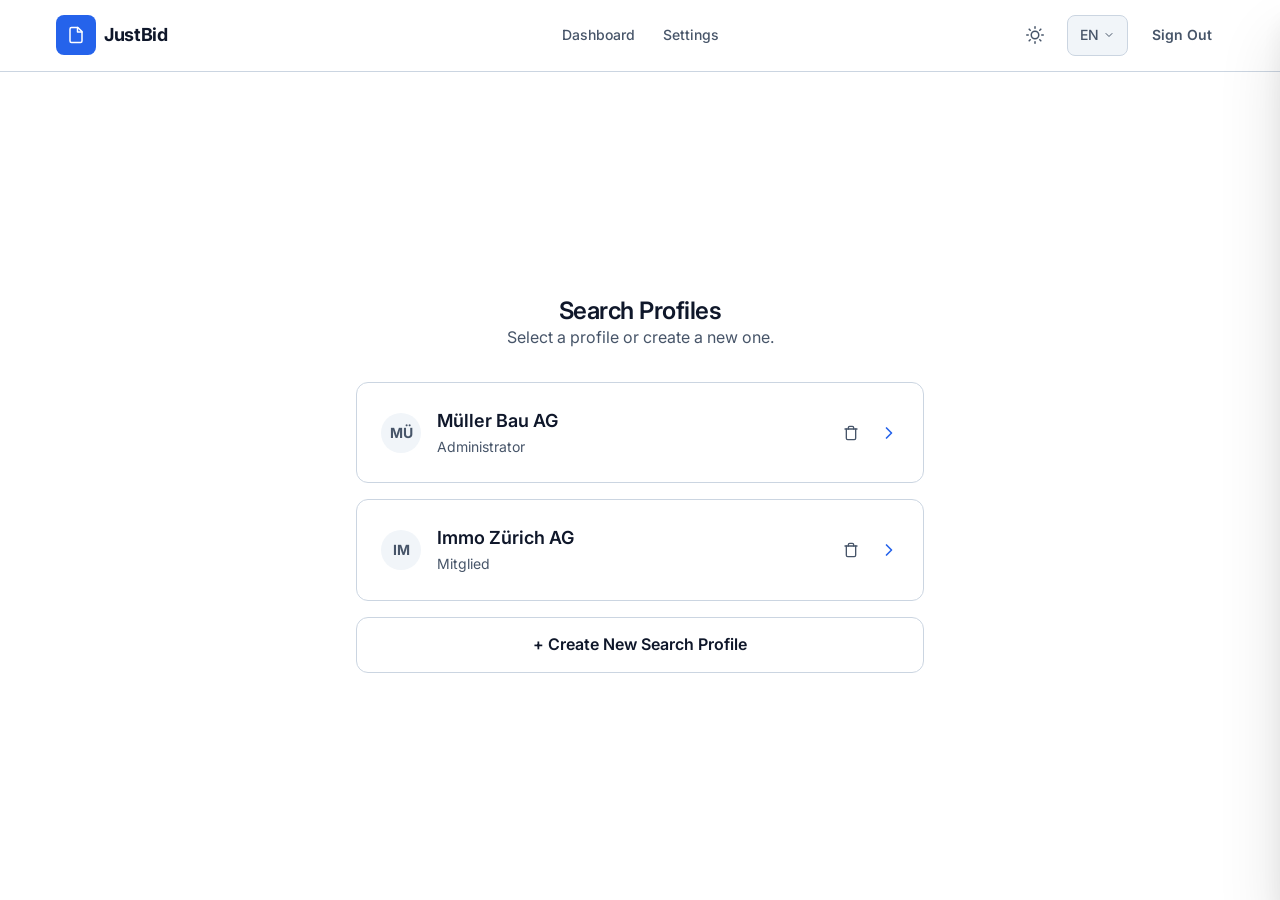
<file: app.html>
<!DOCTYPE html>
<html lang="en">

<head>
    <meta charset="UTF-8">
    <meta name="viewport" content="width=device-width, initial-scale=1.0">
    <title>JustBid - App</title>
    <link rel="preconnect" href="https://fonts.googleapis.com">
    <link rel="preconnect" href="https://fonts.gstatic.com" crossorigin>
    <link href="https://fonts.googleapis.com/css2?family=Inter:wght@400;500;600;700&display=swap" rel="stylesheet">
    <link rel="stylesheet" href="css/styles.css">
</head>

<body>

    <!-- Navigation -->
    <nav class="navbar">
        <div class="container navbar-container">
            <!-- Logo -->
            <div class="navbar-logo" onclick="window.location.href='index.html'">
                <div class="navbar-logo-icon">
                    <svg width="18" height="18" viewBox="0 0 24 24" fill="none" stroke="currentColor" stroke-width="2" stroke-linecap="round" stroke-linejoin="round">
                        <path d="M14.5 2H6a2 2 0 0 0-2 2v16a2 2 0 0 0 2 2h12a2 2 0 0 0 2-2V7.5L14.5 2z"/>
                        <polyline points="14,2 14,8 20,8"/>
                    </svg>
                </div>
                <span>JustBid</span>
            </div>

            <!-- Center Nav Links (Auth) -->
            <div id="nav-links-auth" class="navbar-center">
                <button class="nav-link" data-goto="dashboard">Dashboard</button>
                <button class="nav-link" onclick="navigateTo('settings')">Settings</button>
            </div>

            <!-- Right Actions -->
            <div class="navbar-actions">
                <!-- Theme Toggle -->
                <button class="theme-toggle" onclick="toggleTheme()" title="Toggle dark mode" aria-label="Toggle dark mode">
                    <svg class="theme-icon-light" width="18" height="18" viewBox="0 0 24 24" fill="none" stroke="currentColor" stroke-width="2" stroke-linecap="round" stroke-linejoin="round">
                        <circle cx="12" cy="12" r="5"/>
                        <line x1="12" y1="1" x2="12" y2="3"/>
                        <line x1="12" y1="21" x2="12" y2="23"/>
                        <line x1="4.22" y1="4.22" x2="5.64" y2="5.64"/>
                        <line x1="18.36" y1="18.36" x2="19.78" y2="19.78"/>
                        <line x1="1" y1="12" x2="3" y2="12"/>
                        <line x1="21" y1="12" x2="23" y2="12"/>
                        <line x1="4.22" y1="19.78" x2="5.64" y2="18.36"/>
                        <line x1="18.36" y1="5.64" x2="19.78" y2="4.22"/>
                    </svg>
                    <svg class="theme-icon-dark" width="18" height="18" viewBox="0 0 24 24" fill="none" stroke="currentColor" stroke-width="2" stroke-linecap="round" stroke-linejoin="round">
                        <path d="M21 12.79A9 9 0 1 1 11.21 3 7 7 0 0 0 21 12.79z"/>
                    </svg>
                </button>
                <!-- Language Dropdown -->
                <div class="lang-dropdown">
                    <button class="lang-dropdown-btn" onclick="toggleLangDropdown()">
                        <span class="lang-current">EN</span>
                        <svg width="12" height="12" viewBox="0 0 24 24" fill="none" stroke="currentColor" stroke-width="2" stroke-linecap="round" stroke-linejoin="round">
                            <polyline points="6 9 12 15 18 9"/>
                        </svg>
                    </button>
                    <div class="lang-dropdown-menu" id="lang-menu">
                        <button class="lang-option is-active" onclick="selectLang('DE')">
                            <span class="lang-code">DE</span> Deutsch
                        </button>
                        <button class="lang-option" onclick="selectLang('FR')">
                            <span class="lang-code">FR</span> Français
                        </button>
                        <button class="lang-option" onclick="selectLang('IT')">
                            <span class="lang-code">IT</span> Italiano
                        </button>
                        <button class="lang-option" onclick="selectLang('EN')">
                            <span class="lang-code">EN</span> English
                        </button>
                    </div>
                </div>
                <!-- CTA: Sign Out -->
                <div id="nav-cta-auth">
                    <button class="btn btn-ghost btn-sm" onclick="logout()">Sign Out</button>
                </div>
                <!-- Mobile Theme Toggle -->
                <button class="mobile-theme-toggle" onclick="toggleTheme()" title="Toggle dark mode" aria-label="Toggle dark mode">
                    <svg class="theme-icon-light" width="20" height="20" viewBox="0 0 24 24" fill="none" stroke="currentColor" stroke-width="2" stroke-linecap="round" stroke-linejoin="round">
                        <circle cx="12" cy="12" r="5"/>
                        <line x1="12" y1="1" x2="12" y2="3"/>
                        <line x1="12" y1="21" x2="12" y2="23"/>
                        <line x1="4.22" y1="4.22" x2="5.64" y2="5.64"/>
                        <line x1="18.36" y1="18.36" x2="19.78" y2="19.78"/>
                        <line x1="1" y1="12" x2="3" y2="12"/>
                        <line x1="21" y1="12" x2="23" y2="12"/>
                        <line x1="4.22" y1="19.78" x2="5.64" y2="18.36"/>
                        <line x1="18.36" y1="5.64" x2="19.78" y2="4.22"/>
                    </svg>
                    <svg class="theme-icon-dark" width="20" height="20" viewBox="0 0 24 24" fill="none" stroke="currentColor" stroke-width="2" stroke-linecap="round" stroke-linejoin="round">
                        <path d="M21 12.79A9 9 0 1 1 11.21 3 7 7 0 0 0 21 12.79z"/>
                    </svg>
                </button>
                <!-- Mobile Menu Toggle -->
                <button class="mobile-menu-toggle" onclick="toggleMobileMenu()" aria-label="Open menu">
                    <svg class="menu-icon-open" width="24" height="24" viewBox="0 0 24 24" fill="none" stroke="currentColor" stroke-width="2" stroke-linecap="round" stroke-linejoin="round">
                        <line x1="3" y1="6" x2="21" y2="6"/>
                        <line x1="3" y1="12" x2="21" y2="12"/>
                        <line x1="3" y1="18" x2="21" y2="18"/>
                    </svg>
                    <svg class="menu-icon-close" width="24" height="24" viewBox="0 0 24 24" fill="none" stroke="currentColor" stroke-width="2" stroke-linecap="round" stroke-linejoin="round">
                        <line x1="18" y1="6" x2="6" y2="18"/>
                        <line x1="6" y1="6" x2="18" y2="18"/>
                    </svg>
                </button>
            </div>
        </div>
    </nav>

    <!-- Mobile Menu Drawer -->
    <div class="mobile-menu-backdrop" onclick="toggleMobileMenu()"></div>
    <div class="mobile-menu">
        <!-- User Profile Section -->
        <div id="mobile-menu-profile" class="mobile-menu-profile">
            <div class="mobile-menu-avatar">AB</div>
            <div class="mobile-menu-user-info">
                <span class="mobile-menu-user-name">Anna Example</span>
                <span class="mobile-menu-user-email">anna@company.com</span>
                <span class="mobile-menu-user-plan">Professional Plan</span>
            </div>
        </div>

        <nav class="mobile-menu-nav">
            <!-- Auth Links -->
            <div id="mobile-nav-auth" class="mobile-menu-links">
                <button class="mobile-menu-link" data-goto="dashboard" onclick="toggleMobileMenu()">
                    <svg width="20" height="20" viewBox="0 0 24 24" fill="none" stroke="currentColor" stroke-width="2" stroke-linecap="round" stroke-linejoin="round">
                        <rect x="3" y="3" width="7" height="7"/>
                        <rect x="14" y="3" width="7" height="7"/>
                        <rect x="14" y="14" width="7" height="7"/>
                        <rect x="3" y="14" width="7" height="7"/>
                    </svg>
                    Dashboard
                </button>
                <button class="mobile-menu-link" onclick="navigateTo('settings'); toggleMobileMenu()">
                    <svg width="20" height="20" viewBox="0 0 24 24" fill="none" stroke="currentColor" stroke-width="2" stroke-linecap="round" stroke-linejoin="round">
                        <circle cx="12" cy="12" r="3"/>
                        <path d="M19.4 15a1.65 1.65 0 0 0 .33 1.82l.06.06a2 2 0 0 1 0 2.83 2 2 0 0 1-2.83 0l-.06-.06a1.65 1.65 0 0 0-1.82-.33 1.65 1.65 0 0 0-1 1.51V21a2 2 0 0 1-2 2 2 2 0 0 1-2-2v-.09A1.65 1.65 0 0 0 9 19.4a1.65 1.65 0 0 0-1.82.33l-.06.06a2 2 0 0 1-2.83 0 2 2 0 0 1 0-2.83l.06-.06a1.65 1.65 0 0 0 .33-1.82 1.65 1.65 0 0 0-1.51-1H3a2 2 0 0 1-2-2 2 2 0 0 1 2-2h.09A1.65 1.65 0 0 0 4.6 9a1.65 1.65 0 0 0-.33-1.82l-.06-.06a2 2 0 0 1 0-2.83 2 2 0 0 1 2.83 0l.06.06a1.65 1.65 0 0 0 1.82.33H9a1.65 1.65 0 0 0 1-1.51V3a2 2 0 0 1 2-2 2 2 0 0 1 2 2v.09a1.65 1.65 0 0 0 1 1.51 1.65 1.65 0 0 0 1.82-.33l.06-.06a2 2 0 0 1 2.83 0 2 2 0 0 1 0 2.83l-.06.06a1.65 1.65 0 0 0-.33 1.82V9a1.65 1.65 0 0 0 1.51 1H21a2 2 0 0 1 2 2 2 2 0 0 1-2 2h-.09a1.65 1.65 0 0 0-1.51 1z"/>
                    </svg>
                    Settings
                </button>
            </div>

            <!-- Logout -->
            <div id="mobile-nav-logout" class="mobile-menu-section">
                <button class="mobile-menu-link mobile-menu-link-muted" onclick="logout(); toggleMobileMenu()">
                    <svg width="20" height="20" viewBox="0 0 24 24" fill="none" stroke="currentColor" stroke-width="2" stroke-linecap="round" stroke-linejoin="round">
                        <path d="M9 21H5a2 2 0 0 1-2-2V5a2 2 0 0 1 2-2h4"/>
                        <polyline points="16 17 21 12 16 7"/>
                        <line x1="21" y1="12" x2="9" y2="12"/>
                    </svg>
                    Sign Out
                </button>
            </div>

            <!-- Language Selection -->
            <div id="mobile-nav-lang" class="mobile-menu-section">
                <div class="mobile-menu-pref-section">
                    <span class="mobile-menu-pref-label">Language</span>
                    <div class="mobile-menu-pref-list">
                        <button class="mobile-menu-pref-option is-active" onclick="selectLang('DE'); updateMobileLangSelection('DE')" data-lang="DE">
                            <span class="mobile-menu-pref-radio"></span>
                            Deutsch
                        </button>
                        <button class="mobile-menu-pref-option" onclick="selectLang('FR'); updateMobileLangSelection('FR')" data-lang="FR">
                            <span class="mobile-menu-pref-radio"></span>
                            Français
                        </button>
                        <button class="mobile-menu-pref-option" onclick="selectLang('IT'); updateMobileLangSelection('IT')" data-lang="IT">
                            <span class="mobile-menu-pref-radio"></span>
                            Italiano
                        </button>
                        <button class="mobile-menu-pref-option" onclick="selectLang('EN'); updateMobileLangSelection('EN')" data-lang="EN">
                            <span class="mobile-menu-pref-radio"></span>
                            English
                        </button>
                    </div>
                </div>
            </div>
        </nav>
    </div>

    <!-- VIEWS -->

    <!-- Profile Selection View -->
    <div id="view-profile-selection" class="view view--centered active">
        <div class="container container--narrow">
            <div class="text-center mb-8">
                <h2 class="text-h1">Search Profiles</h2>
                <p class="text-secondary">Select a profile or create a new one.</p>
            </div>

            <div id="profile-list" class="flex flex-col gap-4">
                <!-- Profiles injected by JS -->
            </div>

            <button class="btn btn-lg btn-secondary w-full mt-4 border-dashed" onclick="navigateTo('company-search')">
                + Create New Search Profile
            </button>
        </div>
    </div>

    <!-- Company Search View -->
    <div id="view-company-search" class="view view--centered">
        <div class="container container--narrow pt-12 pb-12">
            <div class="wizard-steps">
                <div class="step-dot active"></div>
                <div class="step-dot"></div>
                <div class="step-dot"></div>
            </div>

            <div class="text-center mb-8">
                <h2 class="text-h1">Find Your Company</h2>
                <p class="text-secondary">We will automatically analyse your company profile.</p>
            </div>

            <div class="card">
                <div class="form-group">
                    <label class="form-label">Company Name or UID</label>
                    <input type="text" id="company-search-input" class="input" placeholder="e.g. Miller Construction..."
                        autofocus>
                    <div class="mt-2 text-xs text-secondary">
                        Demo companies:
                        <span class="badge badge-gray cursor-pointer" onclick="setSearch('Müller')">Müller</span>
                        <span class="badge badge-gray cursor-pointer" onclick="setSearch('Tech')">Tech</span>
                        <span class="badge badge-gray cursor-pointer" onclick="setSearch('Green')">Green</span>
                        <span class="badge badge-gray cursor-pointer" onclick="setSearch('Alpha')">Alpha</span>
                    </div>
                </div>

                <div id="company-search-results" class="flex flex-col gap-2">
                    <!-- Results injected by JS -->
                </div>

                <div class="text-center text-sm text-muted mt-6">
                    Company not found? <a href="#" class="text-accent" onclick="navigateTo('manual-entry'); return false;">Enter manually</a>
                </div>
            </div>
        </div>
    </div>

    <!-- Manual Entry View -->
    <div id="view-manual-entry" class="view view--centered">
        <div class="container container--narrow pt-12 pb-12">
            <div class="wizard-steps">
                <div class="step-dot active"></div>
                <div class="step-dot"></div>
                <div class="step-dot"></div>
            </div>

            <div class="text-center mb-8">
                <h2 class="text-h1">Enter Company Manually</h2>
                <p class="text-secondary">Enter your company details below.</p>
            </div>

            <div class="card">
                <div class="settings-form-grid">
                    <div class="form-group">
                        <label class="form-label">Company Name *</label>
                        <input type="text" id="manual-name" class="input" placeholder="My Company Ltd">
                    </div>
                    <div class="form-group">
                        <label class="form-label">UID Number (optional)</label>
                        <input type="text" class="input" placeholder="CHE-123.456.789">
                    </div>
                </div>
                <div class="settings-form-grid">
                    <div class="form-group">
                        <label class="form-label">City *</label>
                        <input type="text" id="manual-city" class="input" placeholder="Zurich">
                    </div>
                    <div class="form-group">
                        <label class="form-label">Industry</label>
                        <select class="input">
                            <option value="">Please select...</option>
                            <option>Construction / Above Ground</option>
                            <option>Construction / Civil Engineering</option>
                            <option>IT Services</option>
                            <option>Landscaping & Horticulture</option>
                            <option>Security Services</option>
                            <option>Other</option>
                        </select>
                    </div>
                </div>

                <div class="flex gap-3 mt-6">
                    <button class="btn btn-secondary" onclick="navigateTo('company-search')">Back</button>
                    <button class="btn btn-primary flex-1" onclick="submitManualEntry()">Continue to AI Analysis</button>
                </div>
            </div>
        </div>
    </div>

    <!-- AI Review View -->
    <div id="view-ai-review" class="view">
        <!-- AI Loading Overlay -->
        <div id="ai-loading-overlay" class="flex flex-col items-center justify-center hidden h-60vh">
            <div class="conveyor-bars"></div>
            <div class="text-h3 mt-8 text-accent" id="ai-loading-text">Searching registry...</div>
            <div class="text-sm text-secondary mt-2">Please wait while we build your profile</div>
        </div>

        <div id="ai-results-content" class="container container--narrow pt-12 pb-12 hidden">
            <div class="wizard-steps">
                <div class="step-dot completed"></div>
                <div class="step-dot active"></div>
                <div class="step-dot"></div>
            </div>

            <div class="text-center mb-8">
                <div class="badge badge-blue mb-2">AI Analysis Complete</div>
                <h2 class="text-h1">Is This Your Profile?</h2>
                <p class="text-secondary">Based on <strong id="ai-company-name">...</strong></p>
            </div>

            <div class="flex flex-col gap-4">
                <!-- Industry -->
                <div class="card">
                    <div class="flex justify-between items-center mb-2">
                        <div class="text-sm text-muted">Industry</div>
                        <button class="btn btn-sm btn-ghost text-accent"
                            onclick="openEditModal('industry')">Edit</button>
                    </div>
                    <div id="ai-industry" class="text-h3">Construction / Above Ground</div>
                </div>

                <!-- Company Size -->
                <div class="card">
                    <div class="flex justify-between items-center mb-2">
                        <div class="text-sm text-muted">Company Size</div>
                        <button class="btn btn-sm btn-ghost text-accent" onclick="openEditModal('size')">Edit</button>
                    </div>
                    <div id="ai-size" class="text-h3">10–49 Employees</div>
                </div>

                <!-- Keywords -->
                <div class="card">
                    <div class="flex justify-between items-center mb-2">
                        <div class="text-sm text-muted">Keywords (Include / Exclude)</div>
                        <button class="btn btn-sm btn-ghost text-accent"
                            onclick="openEditModal('keywords')">Edit</button>
                    </div>
                    <div id="ai-keywords" class="flex flex-wrap gap-2">
                        <!-- Populated by JS -->
                    </div>
                </div>

                <!-- CPV Codes -->
                <div class="card">
                    <div class="flex justify-between items-center mb-2">
                        <div class="text-sm text-muted">Recommended CPV Codes</div>
                        <button class="btn btn-sm btn-ghost text-accent" onclick="openEditModal('cpv')">Edit</button>
                    </div>
                    <div id="ai-cpv-codes" class="flex flex-col gap-2">
                        <!-- Populated by JS -->
                    </div>
                </div>

                <!-- NPK Codes (Conditional) -->
                <div id="ai-npk-section" class="card" style="display: none;">
                    <div class="flex justify-between items-center mb-2">
                        <div class="text-sm text-muted">NPK Codes (Construction)</div>
                        <button class="btn btn-sm btn-ghost text-accent" onclick="openEditModal('npk')">Edit</button>
                    </div>
                    <div id="ai-npk-codes" class="flex flex-col gap-2">
                        <!-- Populated by JS -->
                    </div>
                </div>

                <!-- Region -->
                <div class="card">
                    <div class="flex justify-between items-center mb-2">
                        <div class="text-sm text-muted">Region</div>
                        <button class="btn btn-sm btn-ghost text-accent"
                            onclick="openEditModal('region')">Edit</button>
                    </div>
                    <div id="ai-region" class="text-h3">Zurich, Aargau, Zug</div>
                </div>

                <button class="btn btn-lg btn-primary mt-4" onclick="navigateTo('dashboard')">
                    Confirm Profile &amp; View Matches
                </button>
            </div>
        </div>
    </div>

    <!-- Dashboard View -->
    <div id="view-dashboard" class="view">
        <div class="container pt-8 pb-8">
            <!-- Breadcrumb -->
            <nav class="breadcrumb" aria-label="Breadcrumb">
                <span class="breadcrumb-item is-clickable" onclick="navigateTo('profile-selection')">My Profiles</span>
                <span class="breadcrumb-separator">
                    <svg viewBox="0 0 24 24" fill="none" stroke="currentColor" stroke-width="2" stroke-linecap="round" stroke-linejoin="round">
                        <polyline points="9 18 15 12 9 6"/>
                    </svg>
                </span>
                <span class="breadcrumb-item is-current">Acpe Corpe</span>
            </nav>

            <div class="flex justify-between items-center mb-6">
                <h2 class="text-h2">Tenders</h2>
                <button class="btn btn-sm btn-secondary" onclick="openProfileSettings()">
                    <svg width="14" height="14" viewBox="0 0 24 24" fill="none" stroke="currentColor" stroke-width="2" stroke-linecap="round" stroke-linejoin="round">
                        <path d="M12.22 2h-.44a2 2 0 0 0-2 2v.18a2 2 0 0 1-1 1.73l-.43.25a2 2 0 0 1-2 0l-.15-.08a2 2 0 0 0-2.73.73l-.22.38a2 2 0 0 0 .73 2.73l.15.1a2 2 0 0 1 1 1.72v.51a2 2 0 0 1-1 1.74l-.15.09a2 2 0 0 0-.73 2.73l.22.38a2 2 0 0 0 2.73.73l.15-.08a2 2 0 0 1 2 0l.43.25a2 2 0 0 1 1 1.73V20a2 2 0 0 0 2 2h.44a2 2 0 0 0 2-2v-.18a2 2 0 0 1 1-1.73l.43-.25a2 2 0 0 1 2 0l.15.08a2 2 0 0 0 2.73-.73l.22-.39a2 2 0 0 0-.73-2.73l-.15-.08a2 2 0 0 1-1-1.74v-.5a2 2 0 0 1 1-1.74l.15-.09a2 2 0 0 0 .73-2.73l-.22-.38a2 2 0 0 0-2.73-.73l-.15.08a2 2 0 0 1-2 0l-.43-.25a2 2 0 0 1-1-1.73V4a2 2 0 0 0-2-2z"/>
                        <circle cx="12" cy="12" r="3"/>
                    </svg>
                    Search Profile
                </button>
            </div>

            <div id="filter-tabs" class="flex justify-between items-center gap-2 mb-6">
                <div class="flex gap-2 overflow-x-auto pb-1">
                    <button class="btn btn-sm btn-primary" data-filter="all" onclick="filterTenders('all')"><span>All (<span id="count-all">0</span>)</span></button>
                    <button class="btn btn-sm btn-ghost" data-filter="open" onclick="filterTenders('open')"><span>Open (<span id="count-open">0</span>)</span></button>
                    <button class="btn btn-sm btn-ghost" data-filter="closing" onclick="filterTenders('closing')"><span>Closing Soon (<span id="count-closing">0</span>)</span></button>
                    <button class="btn btn-sm btn-ghost" data-filter="bookmarked" onclick="filterTenders('bookmarked')"><span>Saved (<span id="count-bookmarked">0</span>)</span></button>
                    <button class="btn btn-sm btn-ghost" data-filter="applied" onclick="filterTenders('applied')"><span>Applied (<span id="count-applied">0</span>)</span></button>
                    <button class="btn btn-sm btn-ghost" data-filter="hidden" onclick="filterTenders('hidden')"><span>Hidden (<span id="count-hidden">0</span>)</span></button>
                </div>
                <div class="flex gap-2 flex-shrink-0">
                    <button class="btn btn-sm btn-secondary" onclick="toggleModal('filter', true)">
                        <svg width="14" height="14" viewBox="0 0 24 24" fill="none" stroke="currentColor" stroke-width="2" stroke-linecap="round" stroke-linejoin="round">
                            <polygon points="22 3 2 3 10 12.46 10 19 14 21 14 12.46 22 3"/>
                        </svg>
                        Filter
                    </button>
                    <div class="sort-dropdown">
                        <button class="btn btn-sm btn-secondary" onclick="toggleSortDropdown()">
                            <svg width="14" height="14" viewBox="0 0 24 24" fill="none" stroke="currentColor" stroke-width="2" stroke-linecap="round" stroke-linejoin="round">
                                <path d="m3 16 4 4 4-4"/>
                                <path d="M7 20V4"/>
                                <path d="m21 8-4-4-4 4"/>
                                <path d="M17 4v16"/>
                            </svg>
                            <span id="sort-label">Match</span>
                        </button>
                        <div class="sort-dropdown-menu" id="sort-menu">
                            <button class="sort-option is-active" onclick="sortTenders('match')">Match %</button>
                            <button class="sort-option" onclick="sortTenders('deadline')">Deadline</button>
                            <button class="sort-option" onclick="sortTenders('title')">Title A–Z</button>
                            <button class="sort-option" onclick="sortTenders('price')">Contract Value</button>
                        </div>
                    </div>
                </div>
            </div>

            <div id="tender-feed" class="tender-grid">
                <!-- Feed injected by JS -->
            </div>
        </div>
    </div>

    <!-- Tender Detail View -->
    <div id="view-tender-detail" class="view">
        <div class="container pt-8 pb-8">
            <nav id="tender-detail-breadcrumbs" class="breadcrumb" aria-label="Breadcrumb">
                <!-- Injected via JS -->
            </nav>

            <div class="card" id="tender-detail-content">
                <!-- Content injected by JS -->
            </div>
        </div>
    </div>

    <!-- Settings View -->
    <div id="view-settings" class="view">
        <div class="container container--wide pt-8 pb-8">
            <nav class="breadcrumb" aria-label="Breadcrumb">
                <span class="breadcrumb-item is-clickable" onclick="navigateTo('profile-selection')">My Profiles</span>
                <span class="breadcrumb-separator">
                    <svg viewBox="0 0 24 24" fill="none" stroke="currentColor" stroke-width="2" stroke-linecap="round" stroke-linejoin="round">
                        <polyline points="9 18 15 12 9 6"/>
                    </svg>
                </span>
                <span class="breadcrumb-item is-current">Settings</span>
            </nav>

            <h1 class="text-h1 mb-8">Settings</h1>

            <div class="settings-layout">
                <!-- Sidebar Navigation -->
                <div class="settings-nav card">
                    <button class="settings-nav-item is-active" onclick="showSettingsTab('billing')">
                        <svg width="18" height="18" viewBox="0 0 24 24" fill="none" stroke="currentColor" stroke-width="2" stroke-linecap="round" stroke-linejoin="round">
                            <rect width="20" height="14" x="2" y="5" rx="2"/>
                            <line x1="2" x2="22" y1="10" y2="10"/>
                        </svg>
                        Subscription &amp; Billing
                    </button>
                    <button class="settings-nav-item" onclick="showSettingsTab('profile')">
                        <svg width="18" height="18" viewBox="0 0 24 24" fill="none" stroke="currentColor" stroke-width="2" stroke-linecap="round" stroke-linejoin="round">
                            <path d="M19 21v-2a4 4 0 0 0-4-4H9a4 4 0 0 0-4 4v2"/>
                            <circle cx="12" cy="7" r="4"/>
                        </svg>
                        Account Details
                    </button>
                    <button class="settings-nav-item" onclick="showSettingsTab('notifications')">
                        <svg width="18" height="18" viewBox="0 0 24 24" fill="none" stroke="currentColor" stroke-width="2" stroke-linecap="round" stroke-linejoin="round">
                            <path d="M6 8a6 6 0 0 1 12 0c0 7 3 9 3 9H3s3-2 3-9"/>
                            <path d="M10.3 21a1.94 1.94 0 0 0 3.4 0"/>
                        </svg>
                        Notifications
                    </button>
                    <button class="settings-nav-item" onclick="showSettingsTab('team')">
                        <svg width="18" height="18" viewBox="0 0 24 24" fill="none" stroke="currentColor" stroke-width="2" stroke-linecap="round" stroke-linejoin="round">
                            <path d="M16 21v-2a4 4 0 0 0-4-4H6a4 4 0 0 0-4 4v2"/>
                            <circle cx="9" cy="7" r="4"/>
                            <path d="M22 21v-2a4 4 0 0 0-3-3.87"/>
                            <path d="M16 3.13a4 4 0 0 1 0 7.75"/>
                        </svg>
                        Manage Team
                    </button>
                    <button class="settings-nav-item" onclick="showSettingsTab('security')">
                        <svg width="18" height="18" viewBox="0 0 24 24" fill="none" stroke="currentColor" stroke-width="2" stroke-linecap="round" stroke-linejoin="round">
                            <rect width="18" height="11" x="3" y="11" rx="2" ry="2"/>
                            <path d="M7 11V7a5 5 0 0 1 10 0v4"/>
                        </svg>
                        Security &amp; Account
                    </button>
                </div>

                <!-- Content Panels -->
                <div class="settings-content">
                    <!-- Billing Tab -->
                    <div id="settings-billing" class="settings-panel is-active">
                        <div class="card">
                            <div class="flex justify-between items-start mb-4">
                                <div>
                                    <h3 class="text-h3 mb-1">Your Plan: Professional</h3>
                                    <p class="text-secondary text-sm">Next billing date: 01.02.2026</p>
                                </div>
                                <span class="badge badge-green">Active</span>
                            </div>
                            <div class="price-display">CHF 49.<span class="price-period">/month</span></div>
                            <div class="flex gap-3 mt-6">
                                <button class="btn btn-secondary btn-sm">Cancel Plan</button>
                                <button class="btn btn-primary btn-sm">Upgrade to Enterprise</button>
                            </div>
                        </div>

                        <div class="card">
                            <h3 class="text-h3 mb-4">Payment Method</h3>
                            <div class="settings-payment-card">
                                <div class="flex items-center gap-4">
                                    <div class="settings-card-icon">
                                        <svg width="24" height="24" viewBox="0 0 24 24" fill="none" stroke="currentColor" stroke-width="2" stroke-linecap="round" stroke-linejoin="round">
                                            <rect width="20" height="14" x="2" y="5" rx="2"/>
                                            <line x1="2" x2="22" y1="10" y2="10"/>
                                        </svg>
                                    </div>
                                    <div>
                                        <div class="font-medium">•••• •••• •••• 4242</div>
                                        <div class="text-xs text-secondary">Visa • Expires 12/28</div>
                                    </div>
                                </div>
                                <button class="btn btn-ghost btn-sm">Edit</button>
                            </div>
                            <button class="btn btn-ghost text-accent mt-3 pl-0">+ Add New Card</button>
                        </div>

                        <div class="card">
                            <h3 class="text-h3 mb-4">Invoices</h3>
                            <div class="settings-invoice-list">
                                <div class="settings-invoice-item">
                                    <div>
                                        <div class="font-medium">January 2026</div>
                                        <div class="text-xs text-secondary">01.01.2026 • #INV-2026-001</div>
                                    </div>
                                    <div class="flex items-center gap-4">
                                        <span class="text-sm font-medium">CHF 49.00</span>
                                        <button class="btn btn-ghost btn-sm text-accent">PDF</button>
                                    </div>
                                </div>
                                <div class="settings-invoice-item">
                                    <div>
                                        <div class="font-medium">December 2025</div>
                                        <div class="text-xs text-secondary">01.12.2025 • #INV-2025-012</div>
                                    </div>
                                    <div class="flex items-center gap-4">
                                        <span class="text-sm font-medium">CHF 49.00</span>
                                        <button class="btn btn-ghost btn-sm text-accent">PDF</button>
                                    </div>
                                </div>
                            </div>
                        </div>
                    </div>

                    <!-- Profile Tab -->
                    <div id="settings-profile" class="settings-panel">
                        <div class="card">
                            <h3 class="text-h3 mb-6">Company Profile</h3>
                            <div class="settings-form-grid">
                                <div class="form-group">
                                    <label class="form-label">Company Name</label>
                                    <input type="text" class="input" value="Müller Bau AG" />
                                </div>
                                <div class="form-group">
                                    <label class="form-label">UID Number</label>
                                    <input type="text" class="input" value="CHE-123.456.789" disabled />
                                </div>
                                <div class="form-group">
                                    <label class="form-label">Industry</label>
                                    <select class="input">
                                        <option selected>Construction / Above Ground</option>
                                        <option>Construction / Civil Engineering</option>
                                        <option>IT Services</option>
                                        <option>Horticulture</option>
                                    </select>
                                </div>
                                <div class="form-group">
                                    <label class="form-label">Company Size</label>
                                    <select class="input">
                                        <option>1–9 Employees</option>
                                        <option selected>10–49 Employees</option>
                                        <option>50–249 Employees</option>
                                        <option>250+ Employees</option>
                                    </select>
                                </div>
                            </div>
                            <div class="form-group mt-4">
                                <label class="form-label">Address</label>
                                <input type="text" class="input" value="Bahnhofstrasse 42, 8001 Zürich" />
                            </div>
                            <button class="btn btn-primary mt-6">Save Changes</button>
                        </div>

                        <div class="card">
                            <h3 class="text-h3 mb-6">Contact Person</h3>
                            <div class="settings-form-grid">
                                <div class="form-group">
                                    <label class="form-label">First Name</label>
                                    <input type="text" class="input" value="Hans" />
                                </div>
                                <div class="form-group">
                                    <label class="form-label">Last Name</label>
                                    <input type="text" class="input" value="Müller" />
                                </div>
                                <div class="form-group">
                                    <label class="form-label">Email</label>
                                    <input type="email" class="input" value="hans.mueller@muellerbau.ch" />
                                </div>
                                <div class="form-group">
                                    <label class="form-label">Phone</label>
                                    <input type="tel" class="input" value="+41 44 123 45 67" />
                                </div>
                            </div>
                            <button class="btn btn-primary mt-6">Save Changes</button>
                        </div>
                    </div>

                    <!-- Notifications Tab -->
                    <div id="settings-notifications" class="settings-panel">
                        <div class="card">
                            <h3 class="text-h3 mb-2">Email Notifications</h3>
                            <p class="text-secondary text-sm mb-6">Choose which emails you would like to receive.</p>

                            <div class="settings-toggle-list">
                                <div class="settings-toggle-item">
                                    <div>
                                        <div class="font-medium">New Tenders</div>
                                        <div class="text-sm text-secondary">Receive an email when new matching tenders are published</div>
                                    </div>
                                    <label class="toggle">
                                        <input type="checkbox" checked />
                                        <span class="toggle-slider"></span>
                                    </label>
                                </div>
                                <div class="settings-toggle-item">
                                    <div>
                                        <div class="font-medium">Deadline Reminders</div>
                                        <div class="text-sm text-secondary">Reminder 3 days before the submission deadline</div>
                                    </div>
                                    <label class="toggle">
                                        <input type="checkbox" checked />
                                        <span class="toggle-slider"></span>
                                    </label>
                                </div>
                                <div class="settings-toggle-item">
                                    <div>
                                        <div class="font-medium">Weekly Digest</div>
                                        <div class="text-sm text-secondary">Summary of all new tenders every Monday</div>
                                    </div>
                                    <label class="toggle">
                                        <input type="checkbox" />
                                        <span class="toggle-slider"></span>
                                    </label>
                                </div>
                                <div class="settings-toggle-item">
                                    <div>
                                        <div class="font-medium">Product Updates</div>
                                        <div class="text-sm text-secondary">News about new features and improvements</div>
                                    </div>
                                    <label class="toggle">
                                        <input type="checkbox" checked />
                                        <span class="toggle-slider"></span>
                                    </label>
                                </div>
                            </div>
                        </div>

                        <div class="card">
                            <h3 class="text-h3 mb-2">Notification Frequency</h3>
                            <p class="text-secondary text-sm mb-6">How often would you like to be notified about new tenders?</p>

                            <div class="settings-radio-group">
                                <label class="settings-radio-item">
                                    <input type="radio" name="frequency" value="instant" checked />
                                    <div>
                                        <div class="font-medium">Instantly</div>
                                        <div class="text-sm text-secondary">For every new tender</div>
                                    </div>
                                </label>
                                <label class="settings-radio-item">
                                    <input type="radio" name="frequency" value="daily" />
                                    <div>
                                        <div class="font-medium">Daily</div>
                                        <div class="text-sm text-secondary">Once a day at 08:00</div>
                                    </div>
                                </label>
                                <label class="settings-radio-item">
                                    <input type="radio" name="frequency" value="weekly" />
                                    <div>
                                        <div class="font-medium">Weekly</div>
                                        <div class="text-sm text-secondary">Every Monday at 08:00</div>
                                    </div>
                                </label>
                            </div>
                        </div>
                    </div>

                    <!-- Team Tab -->
                    <div id="settings-team" class="settings-panel">
                        <div class="card">
                            <div class="flex justify-between items-center mb-6">
                                <div>
                                    <h3 class="text-h3 mb-1">Team Members</h3>
                                    <p class="text-secondary text-sm">3 of 5 seats used</p>
                                </div>
                                <button class="btn btn-primary btn-sm">+ Invite Member</button>
                            </div>

                            <div class="settings-team-list">
                                <div class="settings-team-member">
                                    <div class="settings-avatar">HM</div>
                                    <div class="flex-1">
                                        <div class="font-medium">Hans Müller</div>
                                        <div class="text-sm text-secondary">hans.mueller@muellerbau.ch</div>
                                    </div>
                                    <span class="badge badge-blue">Admin</span>
                                </div>
                                <div class="settings-team-member">
                                    <div class="settings-avatar">AS</div>
                                    <div class="flex-1">
                                        <div class="font-medium">Anna Schmidt</div>
                                        <div class="text-sm text-secondary">anna.schmidt@muellerbau.ch</div>
                                    </div>
                                    <span class="badge badge-gray">Member</span>
                                    <button class="btn btn-ghost btn-sm">Remove</button>
                                </div>
                                <div class="settings-team-member">
                                    <div class="settings-avatar">PW</div>
                                    <div class="flex-1">
                                        <div class="font-medium">Peter Weber</div>
                                        <div class="text-sm text-secondary">peter.weber@muellerbau.ch</div>
                                    </div>
                                    <span class="badge badge-gray">Member</span>
                                    <button class="btn btn-ghost btn-sm">Remove</button>
                                </div>
                            </div>
                        </div>

                        <div class="card">
                            <h3 class="text-h3 mb-2">Roles &amp; Permissions</h3>
                            <p class="text-secondary text-sm mb-6">Overview of available roles in your team.</p>

                            <div class="settings-roles-list">
                                <div class="settings-role-item">
                                    <div>
                                        <div class="font-medium">Administrator</div>
                                        <div class="text-sm text-secondary">Full access to all settings and team members</div>
                                    </div>
                                </div>
                                <div class="settings-role-item">
                                    <div>
                                        <div class="font-medium">Member</div>
                                        <div class="text-sm text-secondary">Can view and manage tenders</div>
                                    </div>
                                </div>
                            </div>
                        </div>
                    </div>

                    <!-- Security Tab -->
                    <div id="settings-security" class="settings-panel">
                        <div class="card">
                            <h3 class="text-h3 mb-2">Change Password</h3>
                            <p class="text-secondary text-sm mb-6">Update your password regularly for better security.</p>
                            <div class="form-group">
                                <label class="form-label">Current Password</label>
                                <input type="password" class="input" placeholder="••••••••">
                            </div>
                            <div class="settings-form-grid">
                                <div class="form-group">
                                    <label class="form-label">New Password</label>
                                    <input type="password" class="input" placeholder="••••••••">
                                </div>
                                <div class="form-group">
                                    <label class="form-label">Confirm Password</label>
                                    <input type="password" class="input" placeholder="••••••••">
                                </div>
                            </div>
                            <button class="btn btn-primary mt-4">Change Password</button>
                        </div>

                        <div class="card">
                            <div class="flex justify-between items-start">
                                <div>
                                    <h3 class="text-h3 mb-2">Two-Factor Authentication</h3>
                                    <p class="text-secondary text-sm">Protect your account with an additional security code.</p>
                                </div>
                                <span class="badge badge-gray">Inactive</span>
                            </div>
                            <button class="btn btn-secondary mt-6">Enable 2FA</button>
                        </div>

                        <div class="card">
                            <h3 class="text-h3 mb-2">Manage Search Profiles</h3>
                            <p class="text-secondary text-sm mb-6">Manage or delete your search profiles.</p>
                            <div class="settings-team-list">
                                <div class="settings-team-member">
                                    <div class="settings-avatar">MB</div>
                                    <div class="flex-1">
                                        <div class="font-medium">Müller Bau AG</div>
                                        <div class="text-sm text-secondary">Created on 15.01.2026</div>
                                    </div>
                                    <button class="btn btn-ghost btn-sm text-error" onclick="alert('Demo: Profile would be deleted')">Delete</button>
                                </div>
                                <div class="settings-team-member">
                                    <div class="settings-avatar">IZ</div>
                                    <div class="flex-1">
                                        <div class="font-medium">Immo Zürich AG</div>
                                        <div class="text-sm text-secondary">Created on 10.01.2026</div>
                                    </div>
                                    <button class="btn btn-ghost btn-sm text-error" onclick="alert('Demo: Profile would be deleted')">Delete</button>
                                </div>
                            </div>
                        </div>

                        <div class="card card-danger">
                            <h3 class="text-h3 mb-2">Danger Zone</h3>
                            <p class="text-secondary text-sm mb-6">These actions cannot be undone.</p>
                            <div class="flex flex-col gap-4">
                                <div class="flex justify-between items-center">
                                    <div>
                                        <div class="font-medium">Export All Data</div>
                                        <div class="text-sm text-secondary">Download all your data as a ZIP file</div>
                                    </div>
                                    <button class="btn btn-secondary btn-sm">Export</button>
                                </div>
                                <div class="flex justify-between items-center divider">
                                    <div>
                                        <div class="font-medium">Delete Account</div>
                                        <div class="text-sm text-secondary">Your account and all data will be permanently deleted</div>
                                    </div>
                                    <button class="btn btn-sm btn-danger" onclick="if(confirm('Are you sure? This action cannot be undone.')) alert('Demo: Account would be deleted')">Delete Account</button>
                                </div>
                            </div>
                        </div>
                    </div>
                </div>
            </div>
        </div>
    </div>

    <!-- Modals -->
    <!-- Filter Modal -->
    <div id="modal-filter" class="modal-backdrop" onclick="if(event.target === this) toggleModal('filter', false)">
        <div class="modal">
            <div class="modal-header">
                <h3 class="text-h3">Filter</h3>
                <button class="btn btn-sm btn-ghost" onclick="toggleModal('filter', false)">✕</button>
            </div>
            <div class="modal-body">
                <div class="form-group">
                    <label class="form-label">Status</label>
                    <div class="flex flex-col gap-2">
                        <label class="flex items-center gap-2">
                            <input type="checkbox" id="filter-status-open" checked> <span>Open</span>
                        </label>
                        <label class="flex items-center gap-2">
                            <input type="checkbox" id="filter-status-closing" checked> <span>Closing Soon</span>
                        </label>
                    </div>
                </div>
                <div class="form-group">
                    <label class="form-label">Region</label>
                    <select id="filter-region" class="input">
                        <option value="all">All Regions</option>
                        <option value="ZH">Zurich</option>
                        <option value="BE">Bern</option>
                    </select>
                </div>
                <div class="form-group">
                    <label class="form-label">Min. Contract Value (CHF)</label>
                    <input type="range" class="w-full">
                    <div class="flex justify-between text-sm text-muted">
                        <span>0</span>
                        <span>5 Mio.+</span>
                    </div>
                </div>
                <div class="form-group">
                    <label class="flex items-center gap-2">
                        <input type="checkbox" id="filter-matches-only">
                        <span class="font-medium">High match only (&gt;80%)</span>
                    </label>
                </div>
            </div>
            <div class="modal-footer">
                <button class="btn btn-secondary" onclick="toggleModal('filter', false)">Reset</button>
                <button class="btn btn-primary" onclick="applyFilters()">Apply</button>
            </div>
        </div>
    </div>

    <!-- Edit Modal -->
    <div id="modal-edit" class="modal-backdrop" onclick="if(event.target === this) toggleModal('edit', false)">
        <div class="modal">
            <div class="modal-header">
                <h3 id="modal-edit-title" class="text-h3">Edit</h3>
                <button class="btn btn-sm btn-ghost" onclick="toggleModal('edit', false)">✕</button>
            </div>
            <div class="modal-body" id="modal-edit-content">
                <!-- Content injected by JS -->
            </div>
            <div class="modal-footer">
                <button class="btn btn-secondary" onclick="toggleModal('edit', false)">Cancel</button>
                <button class="btn btn-primary" onclick="saveEdit()">Save</button>
            </div>
        </div>
    </div>

    <script type="module" src="js/app.js"></script>
</body>

</html>
</file>
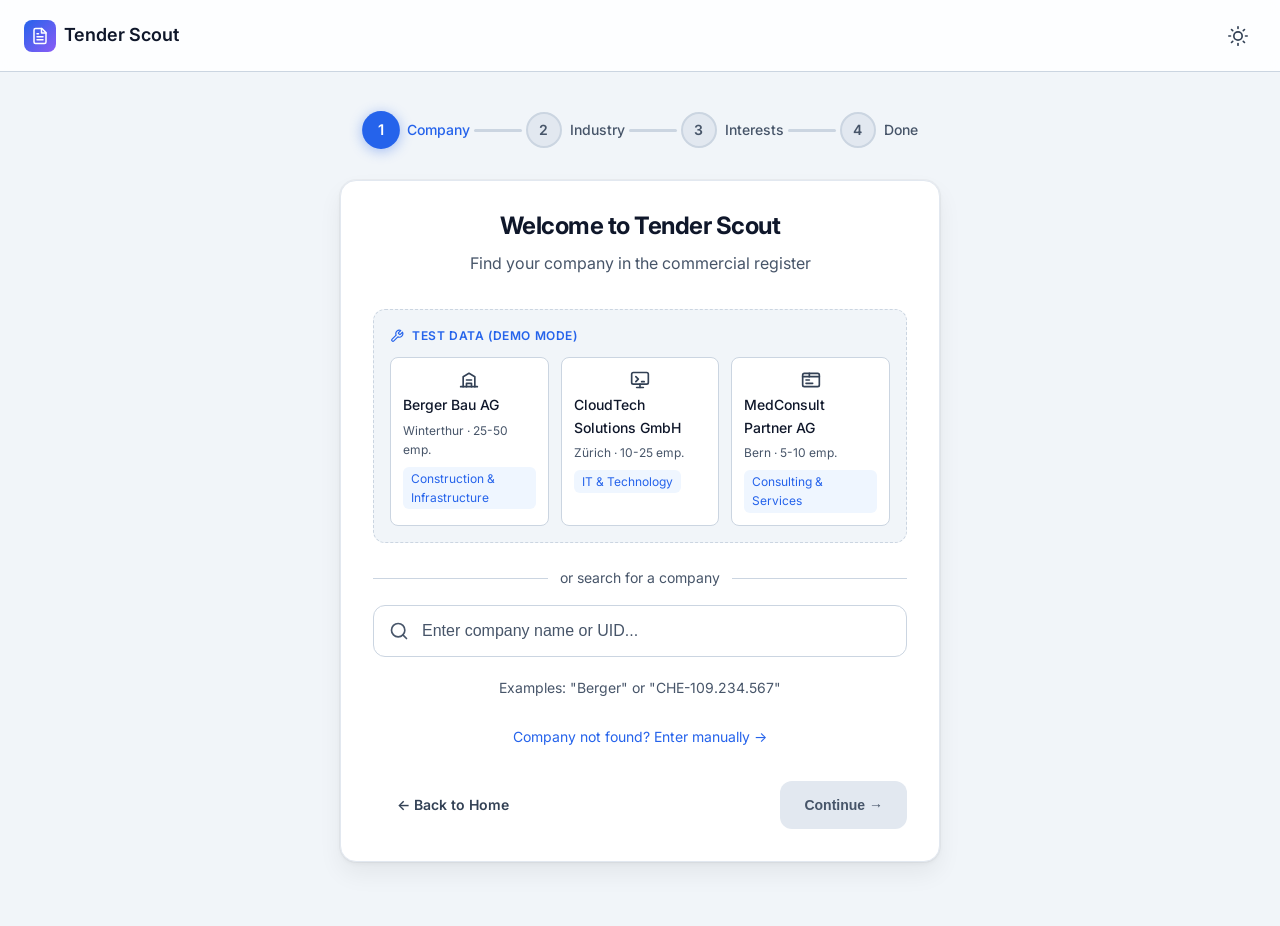
<file: research/archive_260110/app.html>
<!DOCTYPE html>
<html lang="en" data-theme="light">
<head>
    <meta charset="UTF-8">
    <meta name="viewport" content="width=device-width, initial-scale=1.0">
    <meta name="description" content="Tender Scout - Create your company profile and find matching tenders">
    <title>Create Profile | Tender Scout</title>
    <link rel="preconnect" href="https://fonts.googleapis.com">
    <link rel="preconnect" href="https://fonts.gstatic.com" crossorigin>
    <link href="https://fonts.googleapis.com/css2?family=Inter:wght@400;500;600;700&display=swap" rel="stylesheet">
    <link rel="stylesheet" href="css/tokens.css">
    <style>
        /* Base Reset & Typography */
        *, *::before, *::after {
            box-sizing: border-box;
            margin: 0;
            padding: 0;
        }

        body {
            font-family: var(--font-sans);
            font-size: var(--text-base);
            line-height: var(--leading-normal);
            color: var(--color-text-primary);
            background-color: var(--color-bg-raised);
            min-height: 100vh;
        }

        /* Header */
        .header {
            position: fixed;
            top: 0;
            left: 0;
            right: 0;
            height: var(--header-height);
            background: rgba(255, 255, 255, 0.85);
            backdrop-filter: blur(var(--blur-lg)) saturate(180%);
            -webkit-backdrop-filter: blur(var(--blur-lg)) saturate(180%);
            border-bottom: var(--border-width) solid var(--color-border);
            display: flex;
            align-items: center;
            justify-content: space-between;
            padding: 0 var(--space-6);
            z-index: var(--z-dropdown);
        }

        [data-theme="dark"] .header {
            background: rgba(10, 15, 26, 0.85);
        }

        .logo {
            display: flex;
            align-items: center;
            gap: var(--space-2);
            text-decoration: none;
            color: var(--color-text-primary);
            font-weight: var(--weight-semibold);
            font-size: var(--text-lg);
        }

        .logo-icon {
            width: 32px;
            height: 32px;
            background: linear-gradient(135deg, var(--color-accent), var(--color-accent-secondary));
            border-radius: var(--radius-md);
            display: flex;
            align-items: center;
            justify-content: center;
            color: white;
        }

        .header-actions {
            display: flex;
            align-items: center;
            gap: var(--space-3);
        }

        .theme-toggle {
            background: none;
            border: none;
            cursor: pointer;
            padding: var(--space-2);
            border-radius: var(--radius-md);
            color: var(--color-text-secondary);
            transition: all var(--duration-fast) var(--ease-out);
        }

        .theme-toggle:hover {
            background: var(--color-bg-muted);
            color: var(--color-text-primary);
        }

        /* Main Container */
        .main {
            padding-top: calc(var(--header-height) + var(--space-10));
            padding-bottom: var(--space-16);
            min-height: 100vh;
        }

        .container {
            max-width: 640px;
            margin: 0 auto;
            padding: 0 var(--space-5);
        }

        /* Progress Stepper */
        .stepper {
            display: flex;
            justify-content: center;
            align-items: center;
            gap: var(--space-1);
            margin-bottom: var(--space-8);
        }

        .stepper-step {
            display: flex;
            align-items: center;
            gap: var(--space-2);
        }

        .stepper-dot {
            width: 36px;
            height: 36px;
            border-radius: 50%;
            display: flex;
            align-items: center;
            justify-content: center;
            font-size: var(--text-sm);
            font-weight: var(--weight-semibold);
            transition: all var(--duration-normal) var(--ease-out);
        }

        .stepper-dot.completed {
            background: var(--color-success);
            color: white;
            box-shadow: 0 2px 8px rgba(22, 163, 74, 0.3);
        }

        .stepper-dot.active {
            background: var(--color-accent);
            color: white;
            box-shadow: 0 2px 12px rgba(37, 99, 235, 0.4);
            transform: scale(1.05);
        }

        .stepper-dot.pending {
            background: var(--color-bg-muted);
            color: var(--color-text-muted);
            border: 2px solid var(--color-border);
        }

        .stepper-label {
            font-size: var(--text-sm);
            font-weight: var(--weight-medium);
            color: var(--color-text-muted);
            display: none;
            transition: color var(--duration-fast) var(--ease-out);
        }

        .stepper-step:has(.stepper-dot.active) .stepper-label {
            color: var(--color-accent);
        }

        .stepper-step:has(.stepper-dot.completed) .stepper-label {
            color: var(--color-text-secondary);
        }

        @media (min-width: 640px) {
            .stepper-label {
                display: block;
            }
        }

        .stepper-line {
            width: 48px;
            height: 3px;
            background: var(--color-border);
            border-radius: var(--radius-full);
            transition: background var(--duration-normal) var(--ease-out);
        }

        .stepper-line.completed {
            background: var(--color-success);
        }

        /* Card Container */
        .card {
            background: var(--color-bg-base);
            border-radius: var(--radius-xl);
            border: var(--border-width) solid var(--color-border-subtle);
            padding: var(--space-8);
            box-shadow: var(--shadow-card);
            transition: box-shadow var(--duration-normal) var(--ease-out);
        }

        .card-title {
            font-size: var(--text-2xl);
            font-weight: var(--weight-bold);
            color: var(--color-text-primary);
            text-align: center;
            margin-bottom: var(--space-3);
            letter-spacing: var(--tracking-tight);
            line-height: var(--leading-tight);
        }

        .card-subtitle {
            font-size: var(--text-base);
            color: var(--color-text-muted);
            text-align: center;
            margin-bottom: var(--space-8);
            line-height: var(--leading-normal);
            max-width: 440px;
            margin-left: auto;
            margin-right: auto;
        }

        /* Search Input */
        .search-container {
            position: relative;
            margin-bottom: var(--space-5);
        }

        .search-input {
            width: 100%;
            height: 52px;
            padding: 0 var(--space-4) 0 var(--space-12);
            font-size: var(--text-base);
            border: var(--border-width) solid var(--color-border);
            border-radius: var(--radius-lg);
            background: var(--color-bg-base);
            color: var(--color-text-primary);
            transition: all var(--duration-fast) var(--ease-out);
        }

        .search-input:hover {
            border-color: var(--color-border-strong);
            background: var(--color-bg-subtle);
        }

        .search-input:focus {
            outline: none;
            border-color: var(--color-accent);
            box-shadow: 0 0 0 3px var(--color-accent-subtle);
            background: var(--color-bg-base);
        }

        .search-input::placeholder {
            color: var(--color-text-muted);
        }

        .search-icon {
            position: absolute;
            left: var(--space-4);
            top: 50%;
            transform: translateY(-50%);
            color: var(--color-text-muted);
            pointer-events: none;
            transition: color var(--duration-fast) var(--ease-out);
        }

        .search-container:focus-within .search-icon {
            color: var(--color-accent);
        }

        .search-hint {
            font-size: var(--text-sm);
            color: var(--color-text-muted);
            text-align: center;
            margin-bottom: var(--space-6);
        }

        /* Search Results */
        .search-results {
            border: var(--border-width) solid var(--color-border);
            border-radius: var(--radius-lg);
            overflow: hidden;
            margin-bottom: var(--space-6);
            display: none;
            background: var(--color-bg-base);
        }

        .search-results.visible {
            display: block;
            animation: slideDown var(--duration-normal) var(--ease-out);
        }

        @keyframes slideDown {
            from { opacity: 0; transform: translateY(-10px); }
            to { opacity: 1; transform: translateY(0); }
        }

        .search-result-item {
            padding: var(--space-4);
            border-bottom: var(--border-width) solid var(--color-border);
            cursor: pointer;
            transition: background var(--duration-fast) var(--ease-out);
            display: flex;
            align-items: flex-start;
            gap: var(--space-3);
        }

        .search-result-item:last-child { border-bottom: none; }
        .search-result-item:hover { background: var(--color-bg-raised); }
        .search-result-item.selected { background: var(--color-accent-subtle); }

        .result-radio {
            width: 20px;
            height: 20px;
            border: 2px solid var(--color-border-strong);
            border-radius: 50%;
            flex-shrink: 0;
            margin-top: 2px;
            display: flex;
            align-items: center;
            justify-content: center;
            transition: all var(--duration-fast) var(--ease-out);
        }

        .search-result-item.selected .result-radio {
            border-color: var(--color-accent);
            background: var(--color-accent);
        }

        .search-result-item.selected .result-radio::after {
            content: '';
            width: 8px;
            height: 8px;
            background: white;
            border-radius: 50%;
        }

        .result-info { flex: 1; }
        .result-name { font-weight: var(--weight-medium); color: var(--color-text-primary); margin-bottom: var(--space-1); }
        .result-meta { font-size: var(--text-sm); color: var(--color-text-secondary); }

        /* Manual Entry Link */
        .manual-link { text-align: center; margin-top: var(--space-4); }
        .manual-link a { color: var(--color-accent); text-decoration: none; font-size: var(--text-sm); transition: color var(--duration-fast) var(--ease-out); }
        .manual-link a:hover { text-decoration: underline; }

        /* Form Inputs */
        .form-group { margin-bottom: var(--space-6); }
        .form-label { display: block; font-size: var(--text-sm); font-weight: var(--weight-medium); color: var(--color-text-primary); margin-bottom: var(--space-2); }
        .form-label .required { color: var(--color-error); margin-left: 2px; }

        .form-input {
            width: 100%;
            height: 46px;
            padding: 0 var(--space-4);
            font-size: var(--text-base);
            border: var(--border-width) solid var(--color-border);
            border-radius: var(--radius-lg);
            background: var(--color-bg-base);
            color: var(--color-text-primary);
            transition: all var(--duration-fast) var(--ease-out);
        }

        .form-input:hover { border-color: var(--color-border-strong); background: var(--color-bg-subtle); }
        .form-input:focus { outline: none; border-color: var(--color-accent); box-shadow: 0 0 0 3px var(--color-accent-subtle); background: var(--color-bg-base); }

        /* Size Selector */
        .size-selector {
            display: grid;
            grid-template-columns: repeat(2, 1fr);
            gap: var(--space-3);
        }

        @media (min-width: 640px) {
            .size-selector { grid-template-columns: repeat(4, 1fr); }
        }

        .size-option {
            padding: var(--space-4) var(--space-3);
            border: var(--border-width) solid var(--color-border);
            border-radius: var(--radius-lg);
            text-align: center;
            cursor: pointer;
            transition: all var(--duration-fast) var(--ease-out);
            font-size: var(--text-sm);
            font-weight: var(--weight-medium);
            color: var(--color-text-secondary);
            background: var(--color-bg-base);
        }

        .size-option:hover { border-color: var(--color-accent); transform: translateY(-1px); }
        .size-option.selected { border-color: var(--color-accent); background: var(--color-accent-subtle); color: var(--color-accent); box-shadow: 0 0 0 3px var(--color-accent-subtle); }

        /* Industry Cards */
        .industry-grid {
            display: grid;
            grid-template-columns: repeat(2, 1fr);
            gap: var(--space-4);
            margin-bottom: var(--space-6);
        }

        @media (min-width: 640px) {
            .industry-grid { grid-template-columns: repeat(3, 1fr); }
        }

        .industry-card {
            padding: var(--space-5);
            border: var(--border-width) solid var(--color-border);
            border-radius: var(--radius-lg);
            text-align: center;
            cursor: pointer;
            transition: all var(--duration-fast) var(--ease-out);
            background: var(--color-bg-base);
        }

        .industry-card:hover { border-color: var(--color-accent); transform: translateY(-2px); box-shadow: 0 4px 12px rgba(0, 0, 0, 0.06); }
        .industry-card.selected { border-color: var(--color-accent); background: var(--color-accent-subtle); box-shadow: 0 0 0 3px var(--color-accent-subtle), 0 2px 8px rgba(37, 99, 235, 0.1); }

        .industry-icon {
            width: 44px;
            height: 44px;
            display: flex;
            align-items: center;
            justify-content: center;
            margin: 0 auto var(--space-3);
            background: var(--color-bg-raised);
            border-radius: var(--radius-md);
            color: var(--color-text-secondary);
            transition: all var(--duration-fast) var(--ease-out);
        }

        .industry-card:hover .industry-icon { background: var(--color-accent-subtle); color: var(--color-accent); }
        .industry-card.selected .industry-icon { background: var(--color-accent); color: white; }
        .industry-name { font-size: var(--text-sm); font-weight: var(--weight-medium); color: var(--color-text-primary); }

        /* Company Info Bar */
        .company-bar {
            display: flex;
            align-items: center;
            justify-content: space-between;
            padding: var(--space-4) var(--space-5);
            background: var(--color-bg-subtle);
            border: var(--border-width) solid var(--color-border-subtle);
            border-radius: var(--radius-xl);
            margin-bottom: var(--space-8);
        }

        .company-bar-info { display: flex; align-items: center; gap: var(--space-4); }

        .company-bar-icon {
            width: 44px;
            height: 44px;
            background: linear-gradient(135deg, var(--color-accent), var(--color-accent-dark));
            border-radius: var(--radius-lg);
            display: flex;
            align-items: center;
            justify-content: center;
            color: white;
            box-shadow: 0 2px 8px rgba(37, 99, 235, 0.25);
        }

        .company-bar-name { font-weight: var(--weight-semibold); color: var(--color-text-primary); font-size: var(--text-base); }
        .company-bar-uid { font-size: var(--text-sm); color: var(--color-text-muted); font-family: var(--font-mono); }

        /* Tabs */
        .tabs { display: flex; gap: var(--space-2); margin-bottom: var(--space-6); border-bottom: 2px solid var(--color-border-subtle); padding-bottom: 0; }

        .tab {
            padding: var(--space-3) var(--space-5);
            font-size: var(--text-sm);
            font-weight: var(--weight-medium);
            color: var(--color-text-muted);
            background: none;
            border: none;
            cursor: pointer;
            position: relative;
            transition: all var(--duration-fast) var(--ease-out);
            border-radius: var(--radius-md) var(--radius-md) 0 0;
        }

        .tab:hover { color: var(--color-text-primary); background: var(--color-bg-raised); }
        .tab.active { color: var(--color-accent); font-weight: var(--weight-semibold); }
        .tab.active::after { content: ''; position: absolute; bottom: -2px; left: 0; right: 0; height: 2px; background: var(--color-accent); border-radius: var(--radius-full); }

        /* Code Tree */
        .code-tree { border: var(--border-width) solid var(--color-border); border-radius: var(--radius-lg); max-height: 400px; overflow-y: auto; overflow-x: hidden; }

        .code-category { border-bottom: var(--border-width) solid var(--color-border-subtle); }
        .code-category:last-child { border-bottom: none; }

        .code-category-header { display: flex; align-items: center; gap: var(--space-3); padding: var(--space-4); cursor: pointer; transition: all var(--duration-fast) var(--ease-out); }
        .code-category-header:hover { background: var(--color-bg-raised); }
        .code-category.expanded .code-category-header { background: var(--color-bg-subtle); }

        .code-toggle { width: 20px; height: 20px; display: flex; align-items: center; justify-content: center; color: var(--color-text-muted); transition: all var(--duration-fast) var(--ease-out); }
        .code-category.expanded .code-toggle { transform: rotate(90deg); color: var(--color-accent); }

        .code-category-name { flex: 1; font-weight: var(--weight-medium); color: var(--color-text-primary); font-size: var(--text-sm); }
        .code-category-code { font-size: var(--text-xs); color: var(--color-text-muted); font-family: var(--font-mono); padding: 2px 6px; background: var(--color-bg-muted); border-radius: var(--radius-sm); }

        .code-category-count { display: none; min-width: 22px; height: 22px; padding: 0 7px; background: var(--color-accent); color: white; border-radius: var(--radius-full); font-size: var(--text-xs); font-weight: var(--weight-semibold); text-align: center; line-height: 22px; }
        .code-category-count.visible { display: inline-block; }

        .code-items { display: none; padding-left: var(--space-6); background: var(--color-bg-raised); border-top: var(--border-width) solid var(--color-border-subtle); }
        .code-category.expanded .code-items { display: block; }

        .code-item { display: flex; align-items: center; gap: var(--space-3); padding: var(--space-3) var(--space-4); cursor: pointer; transition: all var(--duration-fast) var(--ease-out); border-left: 2px solid transparent; margin-left: var(--space-2); }
        .code-item:hover { background: var(--color-bg-muted); border-left-color: var(--color-border-strong); }
        .code-item.selected { border-left-color: var(--color-accent); background: var(--color-accent-subtle); }

        .code-checkbox { width: 18px; height: 18px; border: 2px solid var(--color-border-strong); border-radius: var(--radius-sm); display: flex; align-items: center; justify-content: center; transition: all var(--duration-fast) var(--ease-out); flex-shrink: 0; }
        .code-item:hover .code-checkbox { border-color: var(--color-accent); }
        .code-item.selected .code-checkbox { background: var(--color-accent); border-color: var(--color-accent); box-shadow: 0 1px 3px rgba(37, 99, 235, 0.3); }
        .code-item.selected .code-checkbox svg { display: block; }
        .code-checkbox svg { display: none; width: 12px; height: 12px; color: white; }

        .code-item-name { flex: 1; font-size: var(--text-sm); color: var(--color-text-primary); }
        .code-item-code { font-size: var(--text-xs); color: var(--color-text-muted); font-family: var(--font-mono); }

        /* Selected Tags */
        .selected-section { margin-top: var(--space-6); }
        .selected-label { font-size: var(--text-sm); color: var(--color-text-secondary); margin-bottom: var(--space-3); }
        .selected-tags { display: flex; flex-wrap: wrap; gap: var(--space-2); }

        .selected-tag { display: inline-flex; align-items: center; gap: var(--space-2); padding: var(--space-2) var(--space-3); background: var(--color-accent-subtle); color: var(--color-accent); border-radius: var(--radius-full); font-size: var(--text-sm); }
        .selected-tag button { background: none; border: none; cursor: pointer; color: var(--color-accent); padding: 0; display: flex; align-items: center; justify-content: center; }
        .selected-tag button:hover { color: var(--color-accent-dark); }

        /* Confirmation */
        .success-icon {
            width: 72px;
            height: 72px;
            background: linear-gradient(135deg, var(--color-success), #15803d);
            border-radius: 50%;
            display: flex;
            align-items: center;
            justify-content: center;
            margin: 0 auto var(--space-6);
            color: white;
            box-shadow: 0 4px 16px rgba(22, 163, 74, 0.3);
            animation: successPop 0.5s var(--ease-spring);
        }

        @keyframes successPop {
            0% { transform: scale(0); opacity: 0; }
            60% { transform: scale(1.1); }
            100% { transform: scale(1); opacity: 1; }
        }

        .profile-summary { background: var(--color-bg-subtle); border: var(--border-width) solid var(--color-border-subtle); border-radius: var(--radius-xl); padding: var(--space-6); margin-bottom: var(--space-6); }

        .profile-summary-header { display: flex; align-items: center; justify-content: space-between; margin-bottom: var(--space-5); padding-bottom: var(--space-4); border-bottom: var(--border-width) solid var(--color-border-subtle); }
        .profile-summary-title { font-weight: var(--weight-semibold); color: var(--color-text-primary); }
        .profile-summary-uid { font-size: var(--text-sm); color: var(--color-text-secondary); }
        .profile-summary-edit { font-size: var(--text-sm); color: var(--color-accent); background: none; border: none; cursor: pointer; display: flex; align-items: center; gap: var(--space-1); }
        .profile-summary-edit:hover { text-decoration: underline; }

        .profile-summary-row { display: flex; align-items: flex-start; padding: var(--space-3) 0; border-top: var(--border-width) solid var(--color-border); }
        .profile-summary-label { width: 120px; font-size: var(--text-sm); color: var(--color-text-secondary); flex-shrink: 0; }
        .profile-summary-value { font-size: var(--text-sm); color: var(--color-text-primary); }

        /* Navigation Buttons */
        .nav-buttons { display: flex; justify-content: space-between; margin-top: var(--space-8); gap: var(--space-4); }

        .btn {
            display: inline-flex;
            align-items: center;
            justify-content: center;
            gap: var(--space-2);
            height: var(--size-btn-md);
            padding: 0 var(--space-6);
            font-size: var(--text-sm);
            font-weight: var(--weight-semibold);
            border-radius: var(--radius-lg);
            cursor: pointer;
            transition: all var(--duration-fast) var(--ease-out);
            text-decoration: none;
            position: relative;
        }

        .btn:focus-visible { outline: var(--border-width-2) solid var(--color-accent); outline-offset: var(--border-width-2); }

        .btn-primary { background: var(--color-accent); color: var(--color-text-inverse); border: none; box-shadow: 0 1px 3px rgba(37, 99, 235, 0.2), 0 4px 12px rgba(37, 99, 235, 0.15); }
        .btn-primary:hover { background: var(--color-accent-hover); box-shadow: 0 2px 6px rgba(37, 99, 235, 0.25), 0 8px 20px rgba(37, 99, 235, 0.2); transform: translateY(-1px); }
        .btn-primary:active { transform: translateY(0); box-shadow: 0 1px 2px rgba(37, 99, 235, 0.2); }
        .btn-primary:disabled { background: var(--color-bg-muted); color: var(--color-text-muted); cursor: not-allowed; box-shadow: none; transform: none; }

        .btn-secondary { background: var(--color-bg-base); color: var(--color-text-primary); border: var(--border-width) solid var(--color-border); }
        .btn-secondary:hover { background: var(--color-bg-subtle); border-color: var(--color-border-strong); }
        .btn-secondary:active { background: var(--color-bg-muted); }

        .btn-ghost { background: none; color: var(--color-text-secondary); border: none; }
        .btn-ghost:hover { background: var(--color-bg-muted); color: var(--color-text-primary); }

        .btn-large { height: var(--size-btn-lg); padding: 0 var(--space-8); font-size: var(--text-base); border-radius: var(--radius-xl); }

        /* Step visibility */
        .step { display: none; }
        .step.active { display: block; animation: fadeIn var(--duration-normal) var(--ease-out); }

        @keyframes fadeIn {
            from { opacity: 0; transform: translateY(10px); }
            to { opacity: 1; transform: translateY(0); }
        }

        /* Dashboard Preview */
        .dashboard-preview { margin-top: var(--space-10); padding-top: var(--space-8); border-top: var(--border-width) solid var(--color-border-subtle); }

        .dashboard-title {
            font-size: var(--text-xs);
            font-weight: var(--weight-semibold);
            color: var(--color-text-muted);
            margin-bottom: var(--space-4);
            text-transform: uppercase;
            letter-spacing: 0.05em;
            display: flex;
            align-items: center;
            gap: var(--space-2);
        }

        .dashboard-title::before { content: ''; width: 8px; height: 8px; background: var(--color-accent); border-radius: 50%; animation: pulse 2s infinite; }

        @keyframes pulse { 0%, 100% { opacity: 1; } 50% { opacity: 0.5; } }

        .tender-card { background: var(--color-bg-base); border: var(--border-width) solid var(--color-border-subtle); border-radius: var(--radius-lg); padding: var(--space-4); margin-bottom: var(--space-3); transition: all var(--duration-fast) var(--ease-out); }
        .tender-card:hover { border-color: var(--color-border); box-shadow: var(--shadow-sm); }

        .tender-header { display: flex; align-items: center; justify-content: space-between; margin-bottom: var(--space-2); }

        .tender-match { display: inline-flex; align-items: center; gap: var(--space-1); padding: var(--space-1) var(--space-2); border-radius: var(--radius-full); font-size: var(--text-xs); font-weight: var(--weight-medium); }
        .tender-match::before { content: ''; width: 6px; height: 6px; border-radius: 50%; background: currentColor; }
        .tender-match.high { background: var(--color-success-bg); color: var(--color-success); }
        .tender-match.medium { background: var(--color-warning-bg); color: var(--color-warning); }

        .tender-source { font-size: var(--text-xs); color: var(--color-text-muted); padding: var(--space-1) var(--space-2); background: var(--color-bg-base); border-radius: var(--radius-sm); }
        .tender-title { font-weight: var(--weight-medium); color: var(--color-text-primary); margin-bottom: var(--space-1); }
        .tender-meta { font-size: var(--text-sm); color: var(--color-text-muted); margin-bottom: var(--space-2); }
        .tender-codes { font-size: var(--text-xs); color: var(--color-text-muted); }

        /* Responsive adjustments */
        @media (max-width: 640px) {
            .card { padding: var(--space-6); border-radius: var(--radius-xl); }
            .card-title { font-size: var(--text-xl); }
            .nav-buttons { flex-direction: column-reverse; }
            .nav-buttons .btn { width: 100%; }
            .stepper-line { width: 20px; }
        }

        /* Loading state */
        .loading { display: flex; align-items: center; justify-content: center; padding: var(--space-8); color: var(--color-text-muted); }
        .spinner { width: 24px; height: 24px; border: 2px solid var(--color-border); border-top-color: var(--color-accent); border-radius: 50%; animation: spin 0.8s linear infinite; margin-right: var(--space-3); }

        @keyframes spin { to { transform: rotate(360deg); } }

        /* Empty state */
        .empty-state { text-align: center; padding: var(--space-8); color: var(--color-text-muted); }

        /* Test Presets */
        .test-presets { margin-bottom: var(--space-6); padding: var(--space-4); background: var(--color-bg-raised); border-radius: var(--radius-lg); border: 1px dashed var(--color-border); }

        .test-presets-label { font-size: var(--text-xs); font-weight: var(--weight-semibold); color: var(--color-accent); text-transform: uppercase; letter-spacing: 0.05em; margin-bottom: var(--space-3); display: flex; align-items: center; gap: var(--space-2); }

        .test-presets-grid { display: grid; grid-template-columns: 1fr; gap: var(--space-3); }

        @media (min-width: 640px) {
            .test-presets-grid { grid-template-columns: repeat(3, 1fr); }
        }

        .test-preset-card { padding: var(--space-3); background: var(--color-bg-base); border: var(--border-width) solid var(--color-border); border-radius: var(--radius-md); cursor: pointer; transition: all var(--duration-fast) var(--ease-out); }
        .test-preset-card:hover { border-color: var(--color-accent); box-shadow: var(--shadow-sm); }
        .test-preset-card.selected { border-color: var(--color-accent); background: var(--color-accent-subtle); }

        .test-preset-icon { display: flex; align-items: center; justify-content: center; margin-bottom: var(--space-1); color: var(--color-text-secondary); }
        .test-preset-card.selected .test-preset-icon { color: var(--color-accent); }
        .test-preset-name { font-size: var(--text-sm); font-weight: var(--weight-medium); color: var(--color-text-primary); margin-bottom: var(--space-1); }
        .test-preset-meta { font-size: var(--text-xs); color: var(--color-text-muted); }
        .test-preset-badge { display: inline-block; font-size: var(--text-xs); padding: 2px 8px; background: var(--color-accent-subtle); color: var(--color-accent); border-radius: var(--radius-sm); margin-top: var(--space-2); }

        .divider { display: flex; align-items: center; text-align: center; margin: var(--space-4) 0; color: var(--color-text-muted); font-size: var(--text-sm); }
        .divider::before, .divider::after { content: ''; flex: 1; border-bottom: var(--border-width) solid var(--color-border); }
        .divider span { padding: 0 var(--space-3); }

        /* ========== Hybrid Layout Step 3 ========== */
        .keywords-section { margin-bottom: var(--space-6); }

        .section-header { display: flex; align-items: center; gap: var(--space-2); margin-bottom: var(--space-4); }
        .section-header svg { color: var(--color-accent); }
        .section-title { font-size: var(--text-lg); font-weight: var(--weight-semibold); color: var(--color-text-primary); }
        .section-subtitle { font-size: var(--text-sm); color: var(--color-text-muted); margin-left: auto; }

        /* Tag Input Component */
        .tag-input-container { display: flex; flex-wrap: wrap; align-items: center; gap: var(--space-2); padding: var(--space-2) var(--space-3); min-height: 48px; border: var(--border-width) solid var(--color-border); border-radius: var(--radius-lg); background: var(--color-bg-base); cursor: text; transition: all var(--duration-fast) var(--ease-out); }
        .tag-input-container:focus-within { border-color: var(--color-accent); box-shadow: 0 0 0 3px var(--color-accent-subtle); }

        .keyword-tag { display: inline-flex; align-items: center; gap: var(--space-1); padding: var(--space-1) var(--space-2); padding-right: var(--space-1); background: var(--color-accent-subtle); border: var(--border-width) solid var(--color-accent); border-radius: var(--radius-full); font-size: var(--text-sm); color: var(--color-accent); white-space: nowrap; }
        .keyword-tag-text { max-width: 180px; overflow: hidden; text-overflow: ellipsis; }

        .keyword-tag-remove { display: flex; align-items: center; justify-content: center; width: 18px; height: 18px; padding: 0; border: none; background: none; color: var(--color-accent); border-radius: 50%; cursor: pointer; transition: all var(--duration-fast) var(--ease-out); }
        .keyword-tag-remove:hover { background: var(--color-accent); color: white; }

        .tag-input { flex: 1; min-width: 150px; padding: var(--space-1) 0; border: none; background: transparent; font-size: var(--text-sm); font-family: var(--font-sans); color: var(--color-text-primary); outline: none; }
        .tag-input::placeholder { color: var(--color-text-muted); }

        /* Exclusion Tags */
        .exclusions-section .section-header svg { color: var(--color-error); }
        .exclusion-input .keyword-tag { background: var(--color-error-bg); border-color: var(--color-error); color: var(--color-error); }
        .exclusion-input .keyword-tag-remove:hover { background: var(--color-error); color: white; }

        /* Region Selector */
        .region-section { margin-top: var(--space-8); padding-top: var(--space-6); border-top: var(--border-width) solid var(--color-border-subtle); }
        .region-header { display: flex; align-items: center; justify-content: space-between; margin-bottom: var(--space-4); }
        .region-title { font-size: var(--text-lg); font-weight: var(--weight-semibold); color: var(--color-text-primary); margin: 0; }

        .region-toggle-all { padding: var(--space-2) var(--space-3); border: var(--border-width) solid var(--color-border); border-radius: var(--radius-md); background: var(--color-bg-base); font-size: var(--text-sm); font-weight: var(--weight-medium); color: var(--color-text-secondary); cursor: pointer; transition: all var(--duration-fast) var(--ease-out); }
        .region-toggle-all:hover { border-color: var(--color-accent); color: var(--color-accent); }

        .canton-grid { display: grid; grid-template-columns: repeat(auto-fill, minmax(140px, 1fr)); gap: var(--space-2); }

        .canton-btn { display: flex; align-items: center; justify-content: center; padding: var(--space-2) var(--space-3); border: var(--border-width) solid var(--color-border); border-radius: var(--radius-md); background: var(--color-bg-base); font-size: var(--text-sm); font-weight: var(--weight-medium); color: var(--color-text-primary); cursor: pointer; transition: all var(--duration-fast) var(--ease-out); }
        .canton-btn:hover { border-color: var(--color-border-strong); background: var(--color-bg-subtle); }
        .canton-btn.selected { border-color: var(--color-accent); background: var(--color-accent-subtle); color: var(--color-accent); }
        .canton-btn .canton-code { font-weight: var(--weight-semibold); margin-right: var(--space-1); }

        /* Vertical Code Sections */
        .code-section { margin-bottom: var(--space-4); }

        .code-section-header { display: flex; align-items: center; gap: var(--space-2); padding: var(--space-3) var(--space-4); background: var(--color-bg-subtle); border: 1px solid var(--color-border-subtle); border-radius: var(--radius-lg); cursor: pointer; transition: all var(--duration-fast) var(--ease-out); }
        .code-section-header:hover { border-color: var(--color-border); }
        .code-section.expanded .code-section-header { border-bottom-left-radius: 0; border-bottom-right-radius: 0; border-bottom-color: transparent; }

        .code-section-icon { color: var(--color-text-muted); }
        .code-section-title { flex: 1; font-weight: var(--weight-medium); font-size: var(--text-sm); color: var(--color-text-primary); }
        .code-section-count { background: var(--color-accent); color: var(--color-text-inverse); padding: 2px 8px; border-radius: var(--radius-full); font-size: var(--text-xs); font-weight: var(--weight-semibold); }
        .code-section-count:empty { display: none; }
        .code-section-toggle { color: var(--color-text-muted); transition: transform var(--duration-fast) var(--ease-out); }
        .code-section.expanded .code-section-toggle { transform: rotate(180deg); }

        .code-section-content { display: none; border: 1px solid var(--color-border-subtle); border-top: none; border-radius: 0 0 var(--radius-lg) var(--radius-lg); overflow: hidden; }
        .code-section.expanded .code-section-content { display: block; }

        /* Filter Toggle */
        .filter-toggle { display: flex; align-items: center; gap: var(--space-3); margin: var(--space-3); margin-top: var(--space-2); padding: var(--space-2) var(--space-3); background: var(--color-bg-base); border-radius: var(--radius-md); font-size: var(--text-sm); }
        .filter-toggle-label { color: var(--color-text-muted); white-space: nowrap; }
        .filter-toggle-buttons { display: flex; gap: 2px; background: var(--color-bg-subtle); border-radius: var(--radius-sm); padding: 2px; }

        .filter-toggle-btn { padding: var(--space-1) var(--space-3); font-size: var(--text-sm); border: none; background: none; color: var(--color-text-muted); border-radius: var(--radius-sm); cursor: pointer; transition: all var(--duration-fast) var(--ease-out); white-space: nowrap; }
        .filter-toggle-btn:hover { color: var(--color-text-primary); }
        .filter-toggle-btn.active { background: var(--color-accent); color: var(--color-text-inverse); box-shadow: var(--shadow-sm); }

        .code-section .code-tree { border: none; border-radius: 0; max-height: 300px; }

        /* Selection Summary (per section) */
        .selection-summary { display: none; padding: var(--space-3) var(--space-4); background: var(--color-bg-base); border-top: 1px solid var(--color-border-subtle); }
        .selection-summary.visible { display: block; }
        .selection-summary-title { font-size: var(--text-xs); font-weight: var(--weight-medium); color: var(--color-text-muted); margin-bottom: var(--space-2); text-transform: uppercase; letter-spacing: 0.03em; }
        .selection-summary-items { display: flex; flex-wrap: wrap; gap: var(--space-2); }

        /* Unified tag style for CPV/NPK */
        .selection-tag { display: inline-flex; align-items: center; gap: var(--space-1); padding: var(--space-1) var(--space-2); padding-right: var(--space-1); background: var(--color-accent-subtle); border: 1px solid var(--color-accent); border-radius: var(--radius-full); font-size: var(--text-sm); color: var(--color-accent); white-space: nowrap; }
        .selection-tag-label { max-width: 180px; overflow: hidden; text-overflow: ellipsis; }

        .selection-tag button { display: flex; align-items: center; justify-content: center; width: 18px; height: 18px; padding: 0; border: none; background: none; color: var(--color-text-muted); border-radius: 50%; cursor: pointer; transition: all var(--duration-fast) var(--ease-out); }
        .selection-tag button:hover { background: var(--color-accent); color: var(--color-text-inverse); }

        /* Hide old selected-section in new layout */
        .code-section .selected-section { display: none; }
    </style>
</head>
<body>
    <!-- Header -->
    <header class="header">
        <a href="index.html" class="logo">
            <div class="logo-icon">
                <svg width="18" height="18" viewBox="0 0 24 24" fill="none" stroke="currentColor" stroke-width="2" stroke-linecap="round" stroke-linejoin="round">
                    <path d="M14.5 2H6a2 2 0 0 0-2 2v16a2 2 0 0 0 2 2h12a2 2 0 0 0 2-2V7.5L14.5 2z"></path>
                    <polyline points="14 2 14 8 20 8"></polyline>
                    <line x1="16" y1="13" x2="8" y2="13"></line>
                    <line x1="16" y1="17" x2="8" y2="17"></line>
                    <line x1="10" y1="9" x2="8" y2="9"></line>
                </svg>
            </div>
            <span>Tender Scout</span>
        </a>
        <div class="header-actions">
            <button class="theme-toggle" id="themeToggle" aria-label="Toggle theme">
                <svg class="sun-icon" width="20" height="20" viewBox="0 0 24 24" fill="none" stroke="currentColor" stroke-width="2" stroke-linecap="round" stroke-linejoin="round">
                    <circle cx="12" cy="12" r="5"></circle>
                    <line x1="12" y1="1" x2="12" y2="3"></line>
                    <line x1="12" y1="21" x2="12" y2="23"></line>
                    <line x1="4.22" y1="4.22" x2="5.64" y2="5.64"></line>
                    <line x1="18.36" y1="18.36" x2="19.78" y2="19.78"></line>
                    <line x1="1" y1="12" x2="3" y2="12"></line>
                    <line x1="21" y1="12" x2="23" y2="12"></line>
                    <line x1="4.22" y1="19.78" x2="5.64" y2="18.36"></line>
                    <line x1="18.36" y1="5.64" x2="19.78" y2="4.22"></line>
                </svg>
                <svg class="moon-icon" width="20" height="20" viewBox="0 0 24 24" fill="none" stroke="currentColor" stroke-width="2" stroke-linecap="round" stroke-linejoin="round" style="display: none;">
                    <path d="M21 12.79A9 9 0 1 1 11.21 3 7 7 0 0 0 21 12.79z"></path>
                </svg>
            </button>
        </div>
    </header>

    <!-- Main Content -->
    <main class="main">
        <div class="container">
            <!-- Progress Stepper -->
            <div class="stepper">
                <div class="stepper-step">
                    <div class="stepper-dot active" data-step="1">1</div>
                    <span class="stepper-label">Company</span>
                </div>
                <div class="stepper-line"></div>
                <div class="stepper-step">
                    <div class="stepper-dot pending" data-step="2">2</div>
                    <span class="stepper-label">Industry</span>
                </div>
                <div class="stepper-line"></div>
                <div class="stepper-step">
                    <div class="stepper-dot pending" data-step="3">3</div>
                    <span class="stepper-label">Interests</span>
                </div>
                <div class="stepper-line"></div>
                <div class="stepper-step">
                    <div class="stepper-dot pending" data-step="4">4</div>
                    <span class="stepper-label">Done</span>
                </div>
            </div>

            <!-- Step 1: Company Search -->
            <div class="step active" id="step1">
                <div class="card">
                    <h1 class="card-title">Welcome to Tender Scout</h1>
                    <p class="card-subtitle">Find your company in the commercial register</p>

                    <!-- Test Presets -->
                    <div class="test-presets" id="testPresets">
                        <div class="test-presets-label">
                            <svg width="14" height="14" viewBox="0 0 24 24" fill="none" stroke="currentColor" stroke-width="2" stroke-linecap="round" stroke-linejoin="round">
                                <path d="M14.7 6.3a1 1 0 0 0 0 1.4l1.6 1.6a1 1 0 0 0 1.4 0l3.77-3.77a6 6 0 0 1-7.94 7.94l-6.91 6.91a2.12 2.12 0 0 1-3-3l6.91-6.91a6 6 0 0 1 7.94-7.94l-3.76 3.76z"></path>
                            </svg>
                            Test Data (Demo Mode)
                        </div>
                        <div class="test-presets-grid" id="testPresetsGrid">
                            <!-- Populated by JS -->
                        </div>
                    </div>

                    <div class="divider"><span>or search for a company</span></div>

                    <div class="search-container">
                        <svg class="search-icon" width="20" height="20" viewBox="0 0 24 24" fill="none" stroke="currentColor" stroke-width="2" stroke-linecap="round" stroke-linejoin="round">
                            <circle cx="11" cy="11" r="8"></circle>
                            <line x1="21" y1="21" x2="16.65" y2="16.65"></line>
                        </svg>
                        <input type="text" class="search-input" id="companySearch" placeholder="Enter company name or UID...">
                    </div>
                    <p class="search-hint">Examples: "Berger" or "CHE-109.234.567"</p>

                    <div class="search-results" id="searchResults">
                        <!-- Results populated by JS -->
                    </div>

                    <div class="manual-link">
                        <a href="#" id="manualEntryLink">Company not found? Enter manually &rarr;</a>
                    </div>

                    <div class="nav-buttons">
                        <a href="index.html" class="btn btn-ghost">&larr; Back to Home</a>
                        <button class="btn btn-primary" id="step1Next" disabled>Continue &rarr;</button>
                    </div>
                </div>
            </div>

            <!-- Step 1b: Manual Entry -->
            <div class="step" id="step1b">
                <div class="card">
                    <h1 class="card-title">Enter Company Details Manually</h1>
                    <p class="card-subtitle">Enter your company information below</p>

                    <div class="form-group">
                        <label class="form-label">Company Name <span class="required">*</span></label>
                        <input type="text" class="form-input" id="manualCompanyName" placeholder="e.g. Sample GmbH">
                    </div>

                    <div class="form-group">
                        <label class="form-label">Location</label>
                        <input type="text" class="form-input" id="manualLocation" placeholder="Postcode, City">
                    </div>

                    <div class="form-group">
                        <label class="form-label">Company Size</label>
                        <div class="size-selector">
                            <div class="size-option" data-size="1-10">1–10 emp.</div>
                            <div class="size-option" data-size="11-50">11–50 emp.</div>
                            <div class="size-option" data-size="51-250">51–250 emp.</div>
                            <div class="size-option" data-size="250+">250+ emp.</div>
                        </div>
                    </div>

                    <div class="nav-buttons">
                        <button class="btn btn-secondary" id="step1bBack">&larr; Back</button>
                        <button class="btn btn-primary" id="step1bNext" disabled>Continue &rarr;</button>
                    </div>
                </div>
            </div>

            <!-- Step 2: Industry Selection -->
            <div class="step" id="step2">
                <div class="card">
                    <div class="company-bar" id="companyBar">
                        <div class="company-bar-info">
                            <div class="company-bar-icon">
                                <svg width="20" height="20" viewBox="0 0 24 24" fill="none" stroke="currentColor" stroke-width="2" stroke-linecap="round" stroke-linejoin="round">
                                    <path d="M3 9l9-7 9 7v11a2 2 0 0 1-2 2H5a2 2 0 0 1-2-2z"></path>
                                    <polyline points="9 22 9 12 15 12 15 22"></polyline>
                                </svg>
                            </div>
                            <div>
                                <div class="company-bar-name" id="selectedCompanyName">Müller Bau AG</div>
                                <div class="company-bar-uid" id="selectedCompanyUid">CHE-111.222.333</div>
                            </div>
                        </div>
                    </div>

                    <h1 class="card-title">What sectors does your company operate in?</h1>
                    <p class="card-subtitle">Multiple selections allowed</p>

                    <div class="industry-grid">
                        <div class="industry-card" data-industry="construction">
                            <div class="industry-icon">
                                <svg width="24" height="24" viewBox="0 0 24 24" fill="none" stroke="currentColor" stroke-width="2" stroke-linecap="round" stroke-linejoin="round">
                                    <path d="M2 20h20"/><path d="M5 20V8l7-4 7 4v12"/><path d="M9 20v-4h6v4"/><path d="M9 12h6"/>
                                </svg>
                            </div>
                            <div class="industry-name">Construction &amp; Infrastructure</div>
                        </div>
                        <div class="industry-card" data-industry="it">
                            <div class="industry-icon">
                                <svg width="24" height="24" viewBox="0 0 24 24" fill="none" stroke="currentColor" stroke-width="2" stroke-linecap="round" stroke-linejoin="round">
                                    <rect x="2" y="3" width="20" height="14" rx="2"/><path d="M8 21h8"/><path d="M12 17v4"/><path d="m7 8 3 3-3 3"/><path d="M14 14h3"/>
                                </svg>
                            </div>
                            <div class="industry-name">IT &amp; Technology</div>
                        </div>
                        <div class="industry-card" data-industry="health">
                            <div class="industry-icon">
                                <svg width="24" height="24" viewBox="0 0 24 24" fill="none" stroke="currentColor" stroke-width="2" stroke-linecap="round" stroke-linejoin="round">
                                    <path d="M19 14c1.49-1.46 3-3.21 3-5.5A5.5 5.5 0 0 0 16.5 3c-1.76 0-3 .5-4.5 2-1.5-1.5-2.74-2-4.5-2A5.5 5.5 0 0 0 2 8.5c0 2.3 1.5 4.05 3 5.5l7 7Z"/>
                                </svg>
                            </div>
                            <div class="industry-name">Health &amp; Social Care</div>
                        </div>
                        <div class="industry-card" data-industry="consulting">
                            <div class="industry-icon">
                                <svg width="24" height="24" viewBox="0 0 24 24" fill="none" stroke="currentColor" stroke-width="2" stroke-linecap="round" stroke-linejoin="round">
                                    <rect x="2" y="4" width="20" height="16" rx="2"/><path d="M10 4v4"/><path d="M2 8h20"/><path d="M6 12h4"/><path d="M6 16h8"/>
                                </svg>
                            </div>
                            <div class="industry-name">Consulting &amp; Services</div>
                        </div>
                        <div class="industry-card" data-industry="environment">
                            <div class="industry-icon">
                                <svg width="24" height="24" viewBox="0 0 24 24" fill="none" stroke="currentColor" stroke-width="2" stroke-linecap="round" stroke-linejoin="round">
                                    <path d="M11 20A7 7 0 0 1 9.8 6.1C15.5 5 17 4.48 19 2c1 2 2 4.18 2 8 0 5.5-4.78 10-10 10Z"/><path d="M2 21c0-3 1.85-5.36 5.08-6C9.5 14.52 12 13 13 12"/>
                                </svg>
                            </div>
                            <div class="industry-name">Environment &amp; Energy</div>
                        </div>
                        <div class="industry-card" data-industry="transport">
                            <div class="industry-icon">
                                <svg width="24" height="24" viewBox="0 0 24 24" fill="none" stroke="currentColor" stroke-width="2" stroke-linecap="round" stroke-linejoin="round">
                                    <path d="M14 18V6a2 2 0 0 0-2-2H4a2 2 0 0 0-2 2v11a1 1 0 0 0 1 1h2"/><path d="M15 18h6a1 1 0 0 0 1-1v-3.28a1 1 0 0 0-.684-.948l-3.923-1.308A1 1 0 0 1 17 11.28V6a1 1 0 0 0-1-1h-2"/><circle cx="17" cy="18" r="2"/><circle cx="7" cy="18" r="2"/>
                                </svg>
                            </div>
                            <div class="industry-name">Transport &amp; Logistics</div>
                        </div>
                        <div class="industry-card" data-industry="education">
                            <div class="industry-icon">
                                <svg width="24" height="24" viewBox="0 0 24 24" fill="none" stroke="currentColor" stroke-width="2" stroke-linecap="round" stroke-linejoin="round">
                                    <path d="M22 10v6M2 10l10-5 10 5-10 5z"/><path d="M6 12v5c0 1.1.9 2 2 2h8a2 2 0 0 0 2-2v-5"/>
                                </svg>
                            </div>
                            <div class="industry-name">Education &amp; Research</div>
                        </div>
                        <div class="industry-card" data-industry="supplies">
                            <div class="industry-icon">
                                <svg width="24" height="24" viewBox="0 0 24 24" fill="none" stroke="currentColor" stroke-width="2" stroke-linecap="round" stroke-linejoin="round">
                                    <path d="M21 8a2 2 0 0 0-1-1.73l-7-4a2 2 0 0 0-2 0l-7 4A2 2 0 0 0 3 8v8a2 2 0 0 0 1 1.73l7 4a2 2 0 0 0 2 0l7-4A2 2 0 0 0 21 16Z"/><path d="m3.3 7 8.7 5 8.7-5"/><path d="M12 22V12"/>
                                </svg>
                            </div>
                            <div class="industry-name">Goods &amp; Supplies</div>
                        </div>
                        <div class="industry-card" data-industry="other">
                            <div class="industry-icon">
                                <svg width="24" height="24" viewBox="0 0 24 24" fill="none" stroke="currentColor" stroke-width="2" stroke-linecap="round" stroke-linejoin="round">
                                    <path d="M12.22 2h-.44a2 2 0 0 0-2 2v.18a2 2 0 0 1-1 1.73l-.43.25a2 2 0 0 1-2 0l-.15-.08a2 2 0 0 0-2.73.73l-.22.38a2 2 0 0 0 .73 2.73l.15.1a2 2 0 0 1 1 1.72v.51a2 2 0 0 1-1 1.74l-.15.09a2 2 0 0 0-.73 2.73l.22.38a2 2 0 0 0 2.73.73l.15-.08a2 2 0 0 1 2 0l.43.25a2 2 0 0 1 1 1.73V20a2 2 0 0 0 2 2h.44a2 2 0 0 0 2-2v-.18a2 2 0 0 1 1-1.73l.43-.25a2 2 0 0 1 2 0l.15.08a2 2 0 0 0 2.73-.73l.22-.39a2 2 0 0 0-.73-2.73l-.15-.08a2 2 0 0 1-1-1.74v-.5a2 2 0 0 1 1-1.74l.15-.09a2 2 0 0 0 .73-2.73l-.22-.38a2 2 0 0 0-2.73-.73l-.15.08a2 2 0 0 1-2 0l-.43-.25a2 2 0 0 1-1-1.73V4a2 2 0 0 0-2-2z"/><circle cx="12" cy="12" r="3"/>
                                </svg>
                            </div>
                            <div class="industry-name">Other Sectors</div>
                        </div>
                    </div>

                    <!-- Region Selection -->
                    <div class="region-section">
                        <div class="region-header">
                            <h2 class="region-title">Which regions do you operate in?</h2>
                            <button type="button" class="region-toggle-all" id="regionToggleAll">Select all</button>
                        </div>
                        <div class="canton-grid" id="cantonGrid">
                            <!-- Cantons populated by JS -->
                        </div>
                    </div>

                    <div class="nav-buttons">
                        <button class="btn btn-secondary" id="step2Back">&larr; Back</button>
                        <button class="btn btn-primary" id="step2Next" disabled>Continue &rarr;</button>
                    </div>
                </div>
            </div>

            <!-- Step 3: Keywords, CPV & NPK Selection -->
            <div class="step" id="step3">
                <div class="card">
                    <h1 class="card-title">Define Your Profile</h1>
                    <p class="card-subtitle">Keywords and codes help us find the right tenders for you</p>

                    <!-- Keywords Section -->
                    <div class="keywords-section">
                        <div class="section-header">
                            <svg width="20" height="20" viewBox="0 0 24 24" fill="none" stroke="currentColor" stroke-width="2" stroke-linecap="round" stroke-linejoin="round">
                                <path d="M20.59 13.41l-7.17 7.17a2 2 0 0 1-2.83 0L2 12V2h10l8.59 8.59a2 2 0 0 1 0 2.82z"></path>
                                <line x1="7" y1="7" x2="7.01" y2="7"></line>
                            </svg>
                            <span class="section-title">Keywords / Competencies</span>
                        </div>
                        <div class="tag-input-container" id="tagInputContainer">
                            <!-- Tags will be inserted here by JS -->
                            <input type="text" class="tag-input" id="keywordsInput" placeholder="Enter a keyword...">
                        </div>
                    </div>

                    <!-- Exclusions Section -->
                    <div class="keywords-section exclusions-section">
                        <div class="section-header">
                            <svg width="20" height="20" viewBox="0 0 24 24" fill="none" stroke="currentColor" stroke-width="2" stroke-linecap="round" stroke-linejoin="round">
                                <circle cx="12" cy="12" r="10"></circle>
                                <line x1="4.93" y1="4.93" x2="19.07" y2="19.07"></line>
                            </svg>
                            <span class="section-title">Exclusion Criteria</span>
                        </div>
                        <div class="tag-input-container exclusion-input" id="exclusionInputContainer">
                            <!-- Tags will be inserted here by JS -->
                            <input type="text" class="tag-input" id="exclusionsInput" placeholder="Enter a term to exclude...">
                        </div>
                    </div>

                    <!-- CPV Codes Section -->
                    <div class="code-section" id="cpvSection">
                        <div class="code-section-header">
                            <svg class="code-section-icon" width="20" height="20" viewBox="0 0 24 24" fill="none" stroke="currentColor" stroke-width="2" stroke-linecap="round" stroke-linejoin="round">
                                <circle cx="12" cy="12" r="10"></circle>
                                <line x1="2" y1="12" x2="22" y2="12"></line>
                                <path d="M12 2a15.3 15.3 0 0 1 4 10 15.3 15.3 0 0 1-4 10 15.3 15.3 0 0 1-4-10 15.3 15.3 0 0 1 4-10z"></path>
                            </svg>
                            <span class="code-section-title">CPV Codes (EU Procurement)</span>
                            <span class="code-section-count" id="cpvSectionCount"></span>
                            <svg class="code-section-toggle" width="20" height="20" viewBox="0 0 24 24" fill="none" stroke="currentColor" stroke-width="2" stroke-linecap="round" stroke-linejoin="round">
                                <polyline points="6 9 12 15 18 9"></polyline>
                            </svg>
                        </div>
                        <div class="code-section-content">
                            <div class="search-container" style="margin: var(--space-3); margin-bottom: 0;">
                                <svg class="search-icon" width="20" height="20" viewBox="0 0 24 24" fill="none" stroke="currentColor" stroke-width="2" stroke-linecap="round" stroke-linejoin="round">
                                    <circle cx="11" cy="11" r="8"></circle>
                                    <line x1="21" y1="21" x2="16.65" y2="16.65"></line>
                                </svg>
                                <input type="text" class="search-input" id="cpvSearch" placeholder="Search CPV code or description...">
                            </div>
                            <div class="filter-toggle">
                                <span class="filter-toggle-label">Show:</span>
                                <div class="filter-toggle-buttons">
                                    <button class="filter-toggle-btn active" data-filter="recommended" id="cpvFilterRecommended">Recommended</button>
                                    <button class="filter-toggle-btn" data-filter="all" id="cpvFilterAll">Show all</button>
                                </div>
                            </div>
                            <div class="code-tree" id="cpvTree">
                                <!-- CPV categories populated by JS -->
                            </div>
                        </div>
                        <!-- CPV Selection Summary -->
                        <div class="selection-summary" id="cpvSelectionSummary">
                            <div class="selection-summary-title">Recommendation / Your Selection</div>
                            <div class="selection-summary-items" id="cpvSelectionItems">
                                <!-- Items populated by JS -->
                            </div>
                        </div>
                    </div>

                    <!-- NPK Codes Section (only for construction) -->
                    <div class="code-section" id="npkSection" style="display: none;">
                        <div class="code-section-header">
                            <svg class="code-section-icon" width="20" height="20" viewBox="0 0 24 24" fill="none" stroke="currentColor" stroke-width="2" stroke-linecap="round" stroke-linejoin="round">
                                <path d="M3 9l9-7 9 7v11a2 2 0 0 1-2 2H5a2 2 0 0 1-2-2z"></path>
                                <polyline points="9 22 9 12 15 12 15 22"></polyline>
                            </svg>
                            <span class="code-section-title">NPK Chapters (Swiss Construction)</span>
                            <span class="code-section-count" id="npkSectionCount"></span>
                            <svg class="code-section-toggle" width="20" height="20" viewBox="0 0 24 24" fill="none" stroke="currentColor" stroke-width="2" stroke-linecap="round" stroke-linejoin="round">
                                <polyline points="6 9 12 15 18 9"></polyline>
                            </svg>
                        </div>
                        <div class="code-section-content">
                            <div class="search-container" style="margin: var(--space-3); margin-bottom: 0;">
                                <svg class="search-icon" width="20" height="20" viewBox="0 0 24 24" fill="none" stroke="currentColor" stroke-width="2" stroke-linecap="round" stroke-linejoin="round">
                                    <circle cx="11" cy="11" r="8"></circle>
                                    <line x1="21" y1="21" x2="16.65" y2="16.65"></line>
                                </svg>
                                <input type="text" class="search-input" id="npkSearch" placeholder="Search NPK chapters...">
                            </div>
                            <div class="filter-toggle">
                                <span class="filter-toggle-label">Show:</span>
                                <div class="filter-toggle-buttons">
                                    <button class="filter-toggle-btn active" data-filter="recommended" id="npkFilterRecommended">Recommended</button>
                                    <button class="filter-toggle-btn" data-filter="all" id="npkFilterAll">Show all</button>
                                </div>
                            </div>
                            <div class="code-tree" id="npkTree">
                                <!-- NPK chapters populated by JS -->
                            </div>
                        </div>
                        <!-- NPK Selection Summary -->
                        <div class="selection-summary" id="npkSelectionSummary">
                            <div class="selection-summary-title">Recommendation / Your Selection</div>
                            <div class="selection-summary-items" id="npkSelectionItems">
                                <!-- Items populated by JS -->
                            </div>
                        </div>
                    </div>

                    <div class="nav-buttons">
                        <button class="btn btn-secondary" id="step3Back">&larr; Back</button>
                        <button class="btn btn-primary" id="step3Next" disabled>Continue &rarr;</button>
                    </div>
                </div>
            </div>

            <!-- Step 4: Confirmation -->
            <div class="step" id="step4">
                <div class="card">
                    <div class="success-icon">
                        <svg width="32" height="32" viewBox="0 0 24 24" fill="none" stroke="currentColor" stroke-width="2" stroke-linecap="round" stroke-linejoin="round">
                            <polyline points="20 6 9 17 4 12"></polyline>
                        </svg>
                    </div>

                    <h1 class="card-title">Your profile is ready!</h1>
                    <p class="card-subtitle">We will notify you as soon as matching tenders become available.</p>

                    <div class="profile-summary">
                        <div class="profile-summary-header">
                            <div>
                                <div class="profile-summary-title" id="summaryCompanyName">Müller Bau AG</div>
                                <div class="profile-summary-uid" id="summaryCompanyUid">CHE-111.222.333 · Zurich</div>
                            </div>
                            <button class="profile-summary-edit" id="editProfile">
                                <svg width="14" height="14" viewBox="0 0 24 24" fill="none" stroke="currentColor" stroke-width="2" stroke-linecap="round" stroke-linejoin="round">
                                    <path d="M11 4H4a2 2 0 0 0-2 2v14a2 2 0 0 0 2 2h14a2 2 0 0 0 2-2v-7"></path>
                                    <path d="M18.5 2.5a2.121 2.121 0 0 1 3 3L12 15l-4 1 1-4 9.5-9.5z"></path>
                                </svg>
                                Edit
                            </button>
                        </div>
                        <div class="profile-summary-row">
                            <div class="profile-summary-label">Industries:</div>
                            <div class="profile-summary-value" id="summaryIndustries">Construction &amp; Infrastructure</div>
                        </div>
                        <div class="profile-summary-row" id="summaryKeywordsRow" style="display: none;">
                            <div class="profile-summary-label">Keywords:</div>
                            <div class="profile-summary-value" id="summaryKeywords">-</div>
                        </div>
                        <div class="profile-summary-row">
                            <div class="profile-summary-label">CPV Codes:</div>
                            <div class="profile-summary-value" id="summaryCpv">45000000 (Construction works)</div>
                        </div>
                        <div class="profile-summary-row" id="summaryNpkRow" style="display: none;">
                            <div class="profile-summary-label">NPK Chapters:</div>
                            <div class="profile-summary-value" id="summaryNpk">-</div>
                        </div>
                    </div>

                    <div style="text-align: center; margin-bottom: var(--space-6);">
                        <button class="btn btn-secondary btn-large" style="width: 100%;">
                            <svg width="20" height="20" viewBox="0 0 24 24" fill="none" stroke="currentColor" stroke-width="2" stroke-linecap="round" stroke-linejoin="round">
                                <path d="M18 8A6 6 0 0 0 6 8c0 7-3 9-3 9h18s-3-2-3-9"></path>
                                <path d="M13.73 21a2 2 0 0 1-3.46 0"></path>
                            </svg>
                            Enable Email Notifications
                        </button>
                    </div>

                    <!-- Dashboard Preview -->
                    <div class="dashboard-preview">
                        <h2 class="dashboard-title">Preview: Matching Tenders</h2>

                        <div class="tender-card">
                            <div class="tender-header">
                                <span class="tender-match high">98% Match</span>
                                <span class="tender-source">SIMAP</span>
                            </div>
                            <div class="tender-title">Renovation of Musterstadt School</div>
                            <div class="tender-meta">City of Zurich · CHF 2.5M · Deadline: 15.02.2026</div>
                            <div class="tender-codes">NPK: 211, 215, 221 · CPV: 45000000</div>
                        </div>

                        <div class="tender-card">
                            <div class="tender-header">
                                <span class="tender-match medium">85% Match</span>
                                <span class="tender-source">SIMAP</span>
                            </div>
                            <div class="tender-title">New Administrative Building, Canton of Bern</div>
                            <div class="tender-meta">Canton of Bern · CHF 8.2M · Deadline: 28.02.2026</div>
                            <div class="tender-codes">NPK: 215, 221, 241 · CPV: 45210000</div>
                        </div>
                    </div>

                    <div class="nav-buttons" style="justify-content: center;">
                        <button class="btn btn-primary btn-large" id="goToDashboard">
                            Go to Dashboard &rarr;
                        </button>
                    </div>
                </div>
            </div>
        </div>
    </main>

    <script>
        // =====================================================
        // TEST DATA - Loaded from JSON
        // =====================================================

        let testCompanies = [];

        // Industry icons for test presets (SVG)
        const industryIcons = {
            construction: '<svg width="20" height="20" viewBox="0 0 24 24" fill="none" stroke="currentColor" stroke-width="2" stroke-linecap="round" stroke-linejoin="round"><path d="M2 20h20"/><path d="M5 20V8l7-4 7 4v12"/><path d="M9 20v-4h6v4"/><path d="M9 12h6"/></svg>',
            it: '<svg width="20" height="20" viewBox="0 0 24 24" fill="none" stroke="currentColor" stroke-width="2" stroke-linecap="round" stroke-linejoin="round"><rect x="2" y="3" width="20" height="14" rx="2"/><path d="M8 21h8"/><path d="M12 17v4"/><path d="m7 8 3 3-3 3"/><path d="M14 14h3"/></svg>',
            health: '<svg width="20" height="20" viewBox="0 0 24 24" fill="none" stroke="currentColor" stroke-width="2" stroke-linecap="round" stroke-linejoin="round"><path d="M19 14c1.49-1.46 3-3.21 3-5.5A5.5 5.5 0 0 0 16.5 3c-1.76 0-3 .5-4.5 2-1.5-1.5-2.74-2-4.5-2A5.5 5.5 0 0 0 2 8.5c0 2.3 1.5 4.05 3 5.5l7 7Z"/></svg>',
            consulting: '<svg width="20" height="20" viewBox="0 0 24 24" fill="none" stroke="currentColor" stroke-width="2" stroke-linecap="round" stroke-linejoin="round"><rect x="2" y="4" width="20" height="16" rx="2"/><path d="M10 4v4"/><path d="M2 8h20"/><path d="M6 12h4"/><path d="M6 16h8"/></svg>',
            environment: '<svg width="20" height="20" viewBox="0 0 24 24" fill="none" stroke="currentColor" stroke-width="2" stroke-linecap="round" stroke-linejoin="round"><path d="M11 20A7 7 0 0 1 9.8 6.1C15.5 5 17 4.48 19 2c1 2 2 4.18 2 8 0 5.5-4.78 10-10 10Z"/><path d="M2 21c0-3 1.85-5.36 5.08-6C9.5 14.52 12 13 13 12"/></svg>',
            transport: '<svg width="20" height="20" viewBox="0 0 24 24" fill="none" stroke="currentColor" stroke-width="2" stroke-linecap="round" stroke-linejoin="round"><path d="M14 18V6a2 2 0 0 0-2-2H4a2 2 0 0 0-2 2v11a1 1 0 0 0 1 1h2"/><path d="M15 18h6a1 1 0 0 0 1-1v-3.28a1 1 0 0 0-.684-.948l-3.923-1.308A1 1 0 0 1 17 11.28V6a1 1 0 0 0-1-1h-2"/><circle cx="17" cy="18" r="2"/><circle cx="7" cy="18" r="2"/></svg>',
            education: '<svg width="20" height="20" viewBox="0 0 24 24" fill="none" stroke="currentColor" stroke-width="2" stroke-linecap="round" stroke-linejoin="round"><path d="M22 10v6M2 10l10-5 10 5-10 5z"/><path d="M6 12v5c0 1.1.9 2 2 2h8a2 2 0 0 0 2-2v-5"/></svg>',
            supplies: '<svg width="20" height="20" viewBox="0 0 24 24" fill="none" stroke="currentColor" stroke-width="2" stroke-linecap="round" stroke-linejoin="round"><path d="M21 8a2 2 0 0 0-1-1.73l-7-4a2 2 0 0 0-2 0l-7 4A2 2 0 0 0 3 8v8a2 2 0 0 0 1 1.73l7 4a2 2 0 0 0 2 0l7-4A2 2 0 0 0 21 16Z"/><path d="m3.3 7 8.7 5 8.7-5"/><path d="M12 22V12"/></svg>',
            other: '<svg width="20" height="20" viewBox="0 0 24 24" fill="none" stroke="currentColor" stroke-width="2" stroke-linecap="round" stroke-linejoin="round"><path d="M12.22 2h-.44a2 2 0 0 0-2 2v.18a2 2 0 0 1-1 1.73l-.43.25a2 2 0 0 1-2 0l-.15-.08a2 2 0 0 0-2.73.73l-.22.38a2 2 0 0 0 .73 2.73l.15.1a2 2 0 0 1 1 1.72v.51a2 2 0 0 1-1 1.74l-.15.09a2 2 0 0 0-.73 2.73l.22.38a2 2 0 0 0 2.73.73l.15-.08a2 2 0 0 1 2 0l.43.25a2 2 0 0 1 1 1.73V20a2 2 0 0 0 2 2h.44a2 2 0 0 0 2-2v-.18a2 2 0 0 1 1-1.73l.43-.25a2 2 0 0 1 2 0l.15.08a2 2 0 0 0 2.73-.73l.22-.39a2 2 0 0 0-.73-2.73l-.15-.08a2 2 0 0 1-1-1.74v-.5a2 2 0 0 1 1-1.74l.15-.09a2 2 0 0 0 .73-2.73l-.22-.38a2 2 0 0 0-2.73-.73l-.15.08a2 2 0 0 1-2 0l-.43-.25a2 2 0 0 1-1-1.73V4a2 2 0 0 0-2-2z"/><circle cx="12" cy="12" r="3"/></svg>'
        };

        // Load test companies from JSON
        async function loadTestCompanies() {
            try {
                const response = await fetch('data/test_companies.json');
                const data = await response.json();
                testCompanies = data.testCompanies;
                renderTestPresets();
            } catch (error) {
                console.error('Could not load test companies:', error);
                document.getElementById('testPresets').style.display = 'none';
            }
        }

        // Render test preset cards
        function renderTestPresets() {
            const grid = document.getElementById('testPresetsGrid');
            if (!grid || testCompanies.length === 0) return;

            grid.innerHTML = testCompanies.map(company => {
                const primaryIndustry = company.suggestedIndustries[0] || 'other';
                const icon = industryIcons[primaryIndustry] || industryIcons.other;
                const industryLabel = industryNames[primaryIndustry] || 'Company';

                return `
                    <div class="test-preset-card" data-company-id="${company.id}">
                        <div class="test-preset-icon">${icon}</div>
                        <div class="test-preset-name">${company.name}</div>
                        <div class="test-preset-meta">${company.location} · ${company.employeeCount} emp.</div>
                        <div class="test-preset-badge">${industryLabel}</div>
                    </div>
                `;
            }).join('');

            grid.querySelectorAll('.test-preset-card').forEach(card => {
                card.addEventListener('click', () => selectTestPreset(card.dataset.companyId));
            });
        }

        // Select a test preset company
        function selectTestPreset(companyId) {
            const company = testCompanies.find(c => c.id === companyId);
            if (!company) return;

            document.querySelectorAll('.test-preset-card').forEach(card => {
                card.classList.toggle('selected', card.dataset.companyId === companyId);
            });

            document.querySelectorAll('.search-result-item').forEach(item => {
                item.classList.remove('selected');
            });

            state.company = {
                name: company.name,
                uid: company.uid,
                location: company.location,
                type: company.legalForm,
                isTestData: true,
                testCompanyId: companyId
            };

            state.suggestedIndustries = company.suggestedIndustries || [];
            state.suggestedRegions = company.suggestedRegions || [];
            state.suggestedCpv = company.suggestedCpv || [];
            state.suggestedNpk = company.suggestedNpk || [];
            state.suggestedKeywords = company.suggestedKeywords || [];
            state.suggestedExclusions = company.suggestedExclusions || [];

            state.manualEntry = false;
            document.getElementById('step1Next').disabled = false;
        }

        const mockCompanies = [];

        // CPV Data with industry mappings and all divisions
        const cpvIndustryMappings = {
            construction: ['45', '44', '71'],
            it: ['72', '48', '30', '32'],
            health: ['85', '33'],
            consulting: ['79', '73'],
            environment: ['90', '09'],
            transport: ['60', '63', '34'],
            education: ['80', '22'],
            supplies: ['30', '39', '18', '15'],
            other: ['50', '98', '92'],
        };

        // All CPV divisions (complete list)
        const cpvAllDivisions = [
            { code: '03000000', name: 'Agricultural products', children: [
                { code: '03100000', name: 'Agricultural products and horticulture' },
                { code: '03200000', name: 'Cereals, potatoes, vegetables, fruits' },
                { code: '03300000', name: 'Products from animal husbandry' },
            ]},
            { code: '09000000', name: 'Petroleum, fuels, electricity', children: [
                { code: '09100000', name: 'Fuels' },
                { code: '09200000', name: 'Petroleum, coal and oil products' },
                { code: '09300000', name: 'Electricity, heating, solar and nuclear energy' },
                { code: '09310000', name: 'Electricity' },
                { code: '09330000', name: 'Solar energy' },
            ]},
            { code: '14000000', name: 'Mining, base metals', children: [
                { code: '14200000', name: 'Sand and clay' },
                { code: '14300000', name: 'Chemical minerals and fertilisers' },
                { code: '14600000', name: 'Metal ores and alloys' },
                { code: '14700000', name: 'Base metals' },
            ]},
            { code: '15000000', name: 'Food, beverages, tobacco', children: [
                { code: '15100000', name: 'Animal products, meat' },
                { code: '15200000', name: 'Fish and fish products' },
                { code: '15300000', name: 'Fruit, vegetables and products' },
                { code: '15500000', name: 'Dairy products' },
                { code: '15800000', name: 'Miscellaneous food products' },
                { code: '15900000', name: 'Beverages, tobacco' },
            ]},
            { code: '18000000', name: 'Clothing, footwear, luggage', children: [
                { code: '18100000', name: 'Professional and work clothing' },
                { code: '18200000', name: 'Outerwear' },
                { code: '18400000', name: 'Specialist clothing and accessories' },
                { code: '18800000', name: 'Footwear' },
            ]},
            { code: '22000000', name: 'Printed products', children: [
                { code: '22100000', name: 'Printed books, brochures' },
                { code: '22200000', name: 'Newspapers, magazines' },
                { code: '22800000', name: 'Registers, business books' },
            ]},
            { code: '30000000', name: 'Office machinery, computers', children: [
                { code: '30100000', name: 'Office machinery and supplies' },
                { code: '30190000', name: 'Office supplies and accessories' },
                { code: '30200000', name: 'Computer equipment and accessories' },
                { code: '30210000', name: 'Data processing equipment (hardware)' },
                { code: '30230000', name: 'Computers' },
            ]},
            { code: '32000000', name: 'Broadcasting and telecommunications equipment', children: [
                { code: '32200000', name: 'Transmission apparatus for radio-telephony' },
                { code: '32300000', name: 'Television receivers, video equipment' },
                { code: '32400000', name: 'Networks' },
                { code: '32500000', name: 'Telecommunications equipment and accessories' },
            ]},
            { code: '33000000', name: 'Medical equipment', children: [
                { code: '33100000', name: 'Medical devices' },
                { code: '33140000', name: 'Medical consumables' },
                { code: '33150000', name: 'Radiological equipment' },
                { code: '33160000', name: 'Operating theatre equipment' },
                { code: '33190000', name: 'Miscellaneous medical devices' },
            ]},
            { code: '34000000', name: 'Transport equipment and accessories', children: [
                { code: '34100000', name: 'Motor vehicles' },
                { code: '34200000', name: 'Vehicle bodies, trailers' },
                { code: '34300000', name: 'Parts and accessories for vehicles' },
                { code: '34400000', name: 'Motorcycles, bicycles' },
                { code: '34600000', name: 'Locomotives and rolling stock' },
            ]},
            { code: '35000000', name: 'Security and defence equipment', children: [
                { code: '35100000', name: 'Emergency and security equipment' },
                { code: '35200000', name: 'Police equipment' },
                { code: '35300000', name: 'Weapons, ammunition and accessories' },
            ]},
            { code: '37000000', name: 'Musical instruments, sports, toys', children: [
                { code: '37300000', name: 'Musical instruments and parts' },
                { code: '37400000', name: 'Sports equipment and gear' },
                { code: '37500000', name: 'Games and toys' },
            ]},
            { code: '38000000', name: 'Laboratory and optical equipment', children: [
                { code: '38300000', name: 'Measuring instruments' },
                { code: '38400000', name: 'Instruments for checking physical properties' },
                { code: '38500000', name: 'Testing and control equipment' },
            ]},
            { code: '39000000', name: 'Furniture and furnishings', children: [
                { code: '39100000', name: 'Furniture' },
                { code: '39200000', name: 'Furnishing' },
                { code: '39300000', name: 'Miscellaneous equipment' },
                { code: '39500000', name: 'Textile articles' },
                { code: '39700000', name: 'Household appliances' },
            ]},
            { code: '42000000', name: 'Industrial machinery', children: [
                { code: '42100000', name: 'Power-generating machinery and engines' },
                { code: '42400000', name: 'Lifting and handling equipment' },
                { code: '42500000', name: 'Refrigeration and ventilation equipment' },
                { code: '42900000', name: 'Miscellaneous general-purpose and special-purpose machinery' },
            ]},
            { code: '44000000', name: 'Construction structures and materials', children: [
                { code: '44100000', name: 'Construction materials and related items' },
                { code: '44200000', name: 'Construction products' },
                { code: '44300000', name: 'Cable, wire and related products' },
                { code: '44400000', name: 'Miscellaneous manufactured products' },
                { code: '44500000', name: 'Tools, locks, keys' },
            ]},
            { code: '45000000', name: 'Construction works', children: [
                { code: '45100000', name: 'Site preparation work' },
                { code: '45200000', name: 'Complete or part construction works' },
                { code: '45210000', name: 'Building construction works' },
                { code: '45220000', name: 'Engineering and construction works' },
                { code: '45230000', name: 'Construction work for pipelines' },
                { code: '45300000', name: 'Building installation work' },
                { code: '45310000', name: 'Electrical installation work' },
                { code: '45320000', name: 'Insulation work' },
                { code: '45330000', name: 'Plumbing and sanitary engineering works' },
                { code: '45340000', name: 'Installation of fencing and railing' },
                { code: '45400000', name: 'Building completion work' },
                { code: '45410000', name: 'Plastering work' },
                { code: '45420000', name: 'Joinery work' },
                { code: '45430000', name: 'Floor and wall covering work' },
                { code: '45440000', name: 'Painting and glazing work' },
                { code: '45450000', name: 'Other building completion work' },
                { code: '45500000', name: 'Hire of construction machinery' },
            ]},
            { code: '48000000', name: 'Software and information systems', children: [
                { code: '48100000', name: 'Industry-specific software' },
                { code: '48200000', name: 'Networking and internet software' },
                { code: '48300000', name: 'Document creation software' },
                { code: '48400000', name: 'Business transaction software' },
                { code: '48600000', name: 'Database and operating software' },
                { code: '48700000', name: 'Software utilities' },
                { code: '48800000', name: 'Information systems and servers' },
            ]},
            { code: '50000000', name: 'Repair and maintenance services', children: [
                { code: '50100000', name: 'Repair and maintenance of vehicles' },
                { code: '50200000', name: 'Repair and maintenance of aircraft' },
                { code: '50300000', name: 'Repair and maintenance of IT equipment' },
                { code: '50400000', name: 'Repair and maintenance of medical devices' },
                { code: '50500000', name: 'Repair and maintenance of pumps and valves' },
                { code: '50700000', name: 'Repair and maintenance of building installations' },
                { code: '50800000', name: 'Miscellaneous repair and maintenance services' },
            ]},
            { code: '51000000', name: 'Installation services (excl. software)', children: [
                { code: '51100000', name: 'Installation of electrical and mechanical equipment' },
                { code: '51200000', name: 'Installation of measuring instruments' },
                { code: '51500000', name: 'Installation of machinery and equipment' },
            ]},
            { code: '55000000', name: 'Hotel and restaurant services', children: [
                { code: '55100000', name: 'Hotel services' },
                { code: '55300000', name: 'Restaurant and catering services' },
                { code: '55500000', name: 'Canteen and catering services' },
            ]},
            { code: '60000000', name: 'Transport services', children: [
                { code: '60100000', name: 'Road transport' },
                { code: '60200000', name: 'Rail transport' },
                { code: '60400000', name: 'Air transport' },
                { code: '60600000', name: 'Water transport' },
            ]},
            { code: '63000000', name: 'Supporting transport services', children: [
                { code: '63100000', name: 'Cargo handling and storage' },
                { code: '63500000', name: 'Travel agency and similar services' },
                { code: '63700000', name: 'Support services for road transport' },
            ]},
            { code: '64000000', name: 'Postal and telecommunications services', children: [
                { code: '64100000', name: 'Postal and courier services' },
                { code: '64200000', name: 'Telecommunications services' },
            ]},
            { code: '65000000', name: 'Utility services', children: [
                { code: '65100000', name: 'Water distribution and related services' },
                { code: '65200000', name: 'Gas distribution and related services' },
                { code: '65300000', name: 'Electricity distribution and related services' },
                { code: '65400000', name: 'Other energy sources and distribution' },
            ]},
            { code: '66000000', name: 'Financial and insurance services', children: [
                { code: '66100000', name: 'Banking and investment services' },
                { code: '66500000', name: 'Insurance and pension services' },
            ]},
            { code: '70000000', name: 'Real estate services', children: [
                { code: '70100000', name: 'Real estate services for own properties' },
                { code: '70200000', name: 'Real estate rental or leasing' },
                { code: '70300000', name: 'Property agency and management services' },
            ]},
            { code: '71000000', name: 'Architectural, engineering and inspection services', children: [
                { code: '71200000', name: 'Architectural services' },
                { code: '71300000', name: 'Engineering services' },
                { code: '71400000', name: 'Urban planning and landscape architecture' },
                { code: '71500000', name: 'Construction-related services' },
                { code: '71600000', name: 'Technical testing and analysis' },
            ]},
            { code: '72000000', name: 'IT services', children: [
                { code: '72100000', name: 'Hardware consultancy' },
                { code: '72200000', name: 'Software programming and consultancy' },
                { code: '72300000', name: 'Data services' },
                { code: '72400000', name: 'Internet services' },
                { code: '72500000', name: 'Computer-related services' },
                { code: '72600000', name: 'Computer support and consultancy' },
                { code: '72700000', name: 'Computer network services' },
                { code: '72800000', name: 'Computer auditing and testing' },
                { code: '72900000', name: 'Computer back-up and conversion services' },
            ]},
            { code: '73000000', name: 'Research and development', children: [
                { code: '73100000', name: 'Research and experimental development' },
                { code: '73200000', name: 'Research and development consultancy' },
                { code: '73300000', name: 'Design and execution of research' },
            ]},
            { code: '75000000', name: 'Public administration services', children: [
                { code: '75100000', name: 'Administration services' },
                { code: '75200000', name: 'Community services' },
            ]},
            { code: '76000000', name: 'Services related to the oil and gas industry', children: [
                { code: '76100000', name: 'Services related to the gas industry' },
                { code: '76300000', name: 'Drilling services' },
                { code: '76400000', name: 'Equipment positioning services' },
            ]},
            { code: '77000000', name: 'Agricultural, forestry and related services', children: [
                { code: '77100000', name: 'Agricultural services' },
                { code: '77200000', name: 'Forestry services' },
                { code: '77300000', name: 'Horticultural services' },
                { code: '77400000', name: 'Zoological services' },
            ]},
            { code: '79000000', name: 'Business services', children: [
                { code: '79100000', name: 'Legal services' },
                { code: '79200000', name: 'Accounting, auditing and fiscal services' },
                { code: '79300000', name: 'Market and economic research, surveys' },
                { code: '79400000', name: 'Business and management consultancy' },
                { code: '79500000', name: 'Office support services' },
                { code: '79600000', name: 'Recruitment services' },
                { code: '79700000', name: 'Investigation and security services' },
                { code: '79800000', name: 'Printing and related services' },
                { code: '79900000', name: 'Miscellaneous business and management services' },
            ]},
            { code: '80000000', name: 'Education and training services', children: [
                { code: '80100000', name: 'Primary education services' },
                { code: '80200000', name: 'Secondary education services' },
                { code: '80300000', name: 'Higher education services' },
                { code: '80400000', name: 'Adult education and other instruction' },
                { code: '80500000', name: 'Training services' },
                { code: '80600000', name: 'Training in defence and security' },
            ]},
            { code: '85000000', name: 'Health and social work services', children: [
                { code: '85100000', name: 'Health services' },
                { code: '85110000', name: 'Hospital services' },
                { code: '85120000', name: 'Medical practice and related services' },
                { code: '85140000', name: 'Miscellaneous health services' },
                { code: '85300000', name: 'Social work services' },
                { code: '85310000', name: 'Social welfare services' },
                { code: '85320000', name: 'Social counselling services' },
            ]},
            { code: '90000000', name: 'Sewage, refuse, environment', children: [
                { code: '90400000', name: 'Sewage disposal' },
                { code: '90500000', name: 'Urban solid waste disposal services' },
                { code: '90600000', name: 'Cleaning and sanitation in urban areas' },
                { code: '90700000', name: 'Environmental services' },
                { code: '90710000', name: 'Environmental management' },
                { code: '90720000', name: 'Environmental protection' },
            ]},
            { code: '92000000', name: 'Recreation, culture and sporting services', children: [
                { code: '92100000', name: 'Film and video services' },
                { code: '92300000', name: 'Entertainment services' },
                { code: '92500000', name: 'Library services' },
                { code: '92600000', name: 'Sporting services' },
            ]},
            { code: '98000000', name: 'Other community services', children: [
                { code: '98100000', name: 'Membership organisation services' },
                { code: '98300000', name: 'Miscellaneous services' },
                { code: '98390000', name: 'Other services' },
            ]},
        ];

        // Legacy format for backward compatibility
        const cpvData = {
            construction: cpvAllDivisions.filter(d => ['45', '44', '71'].some(prefix => d.code.startsWith(prefix))),
            it: cpvAllDivisions.filter(d => ['72', '48', '30', '32'].some(prefix => d.code.startsWith(prefix))),
            health: cpvAllDivisions.filter(d => ['85', '33'].some(prefix => d.code.startsWith(prefix))),
            consulting: cpvAllDivisions.filter(d => ['79', '73'].some(prefix => d.code.startsWith(prefix))),
            environment: cpvAllDivisions.filter(d => ['90', '09'].some(prefix => d.code.startsWith(prefix))),
            transport: cpvAllDivisions.filter(d => ['60', '63', '34'].some(prefix => d.code.startsWith(prefix))),
            education: cpvAllDivisions.filter(d => ['80', '22'].some(prefix => d.code.startsWith(prefix))),
            supplies: cpvAllDivisions.filter(d => ['30', '39', '18', '15'].some(prefix => d.code.startsWith(prefix))),
            other: cpvAllDivisions.filter(d => ['50', '98', '92'].some(prefix => d.code.startsWith(prefix))),
        };

        // All NPK chapters (complete list)
        const npkAllChapters = [
            { code: '100', name: 'Site Setup', children: [
                { code: '102', name: 'General site setup' },
                { code: '104', name: 'Scaffolding' },
                { code: '106', name: 'Temporary structures' },
                { code: '108', name: 'Site safety' },
            ]},
            { code: '200', name: 'Structural Works', children: [
                { code: '211', name: 'Demolition works' },
                { code: '212', name: 'Excavation and earthworks' },
                { code: '215', name: 'Masonry works' },
                { code: '218', name: 'Rendering works' },
                { code: '221', name: 'Concrete works' },
                { code: '222', name: 'Reinforced concrete works' },
                { code: '224', name: 'Reinforcement works' },
                { code: '241', name: 'Precast concrete construction' },
                { code: '261', name: 'Special foundation works' },
            ]},
            { code: '300', name: 'Windows, External Doors, Gates', children: [
                { code: '311', name: 'Timber windows' },
                { code: '321', name: 'Metal windows' },
                { code: '331', name: 'PVC windows' },
                { code: '341', name: 'Timber-metal windows' },
                { code: '351', name: 'External doors' },
                { code: '361', name: 'Industrial gates' },
                { code: '371', name: 'Sun protection' },
            ]},
            { code: '400', name: 'Roof, Waterproofing, Insulation', children: [
                { code: '411', name: 'Pitched roof works' },
                { code: '421', name: 'Flat roof works' },
                { code: '431', name: 'Green roof systems' },
                { code: '441', name: 'Sheet metal works' },
                { code: '451', name: 'Waterproofing' },
                { code: '461', name: 'Thermal insulation' },
            ]},
            { code: '500', name: 'Facade Construction', children: [
                { code: '511', name: 'External thermal insulation' },
                { code: '521', name: 'Curtain wall facades' },
                { code: '531', name: 'Metal facades' },
                { code: '541', name: 'Glass facades' },
                { code: '551', name: 'Timber facades' },
            ]},
            { code: '600', name: 'Interior Fit-out', children: [
                { code: '611', name: 'Plastering works' },
                { code: '621', name: 'Carpentry works' },
                { code: '631', name: 'Interior doors' },
                { code: '641', name: 'Floor coverings' },
                { code: '651', name: 'Tiling works' },
                { code: '661', name: 'Painting works' },
                { code: '671', name: 'Wallpapering works' },
                { code: '681', name: 'Drylining' },
            ]},
            { code: '700', name: 'Building Services', children: [
                { code: '711', name: 'Sanitary installations' },
                { code: '721', name: 'Heating systems' },
                { code: '731', name: 'Heat pumps' },
                { code: '741', name: 'Ventilation systems' },
                { code: '751', name: 'Air conditioning systems' },
                { code: '761', name: 'Electrical installations' },
                { code: '771', name: 'Building automation' },
                { code: '781', name: 'Lift installations' },
            ]},
            { code: '800', name: 'Landscaping', children: [
                { code: '811', name: 'Gardening works' },
                { code: '821', name: 'Paving works' },
                { code: '831', name: 'Fencing' },
                { code: '841', name: 'Drainage' },
                { code: '851', name: 'Playground installations' },
            ]},
            { code: '900', name: 'Specialist Areas', children: [
                { code: '911', name: 'Swimming pool technology' },
                { code: '921', name: 'Kitchen technology' },
                { code: '931', name: 'Laboratory technology' },
                { code: '941', name: 'Fire protection' },
                { code: '951', name: 'Security technology' },
            ]},
        ];

        const npkData = npkAllChapters;

        const industryNames = {
            construction: 'Construction & Infrastructure',
            it: 'IT & Technology',
            health: 'Health & Social Care',
            consulting: 'Consulting & Services',
            environment: 'Environment & Energy',
            transport: 'Transport & Logistics',
            education: 'Education & Research',
            supplies: 'Goods & Supplies',
            other: 'Other Sectors',
        };

        // Swiss Cantons
        const swissCantons = [
            { code: 'AG', name: 'Aargau' },
            { code: 'AI', name: 'Appenzell Innerrhoden' },
            { code: 'AR', name: 'Appenzell Ausserrhoden' },
            { code: 'BE', name: 'Bern' },
            { code: 'BL', name: 'Basel-Landschaft' },
            { code: 'BS', name: 'Basel-Stadt' },
            { code: 'FR', name: 'Fribourg' },
            { code: 'GE', name: 'Geneva' },
            { code: 'GL', name: 'Glarus' },
            { code: 'GR', name: 'Graubünden' },
            { code: 'JU', name: 'Jura' },
            { code: 'LU', name: 'Lucerne' },
            { code: 'NE', name: 'Neuchâtel' },
            { code: 'NW', name: 'Nidwalden' },
            { code: 'OW', name: 'Obwalden' },
            { code: 'SG', name: 'St. Gallen' },
            { code: 'SH', name: 'Schaffhausen' },
            { code: 'SO', name: 'Solothurn' },
            { code: 'SZ', name: 'Schwyz' },
            { code: 'TG', name: 'Thurgau' },
            { code: 'TI', name: 'Ticino' },
            { code: 'UR', name: 'Uri' },
            { code: 'VD', name: 'Vaud' },
            { code: 'VS', name: 'Valais' },
            { code: 'ZG', name: 'Zug' },
            { code: 'ZH', name: 'Zurich' },
        ];

        // =====================================================
        // STATE
        // =====================================================

        const state = {
            currentStep: 1,
            company: null,
            manualEntry: false,
            selectedIndustries: [],
            selectedRegions: [],
            selectedCpv: [],
            selectedNpk: [],
            selectedKeywords: [],
            selectedExclusions: [],
            suggestedIndustries: [],
            suggestedRegions: [],
            suggestedCpv: [],
            suggestedNpk: [],
            suggestedKeywords: [],
            suggestedExclusions: [],
            showAllCpv: false,
            showAllNpk: false,
        };

        // Keyword suggestions per industry
        const keywordSuggestions = {
            construction: ['BIM', 'Timber construction', 'Minergie', 'SNBS', 'General contractor', 'Renovation', 'Above-ground construction', 'Civil engineering', 'Steel construction'],
            it: ['SAP', 'CRM', 'ERP', 'Cloud', 'Analytics', 'Microsoft 365', 'DevOps', 'Cybersecurity', 'AI', 'Machine Learning'],
            health: ['eHealth', 'Home care', 'Nursing', 'Telemedicine', 'Medical technology', 'Laboratory', 'Pharma'],
            consulting: ['Lean', 'Agile', 'Process optimisation', 'Digitalisation', 'Change Management', 'Strategy', 'Project management'],
            environment: ['Photovoltaics', 'Wind energy', 'Recycling', 'Wastewater', 'Environmental impact', 'CO2 reduction'],
            transport: ['Logistics', 'Freight forwarding', 'Last mile', 'Fleet management', 'Public transport', 'E-mobility'],
            education: ['E-learning', 'LMS', 'Further education', 'Didactics', 'STEM', 'University'],
            supplies: ['Office supplies', 'Furnishing', 'Procurement', 'Warehousing', 'Just-in-time'],
            other: ['ISO certification', 'Quality management', 'Compliance', 'Sustainability'],
        };

        // =====================================================
        // DOM ELEMENTS
        // =====================================================

        const elements = {
            steps: document.querySelectorAll('.step'),
            stepperDots: document.querySelectorAll('.stepper-dot'),
            stepperLines: document.querySelectorAll('.stepper-line'),
            companySearch: document.getElementById('companySearch'),
            searchResults: document.getElementById('searchResults'),
            manualEntryLink: document.getElementById('manualEntryLink'),
            manualCompanyName: document.getElementById('manualCompanyName'),
            manualLocation: document.getElementById('manualLocation'),
            sizeOptions: document.querySelectorAll('.size-option'),
            industryCards: document.querySelectorAll('.industry-card'),
            tagInputContainer: document.getElementById('tagInputContainer'),
            keywordsInput: document.getElementById('keywordsInput'),
            exclusionInputContainer: document.getElementById('exclusionInputContainer'),
            exclusionsInput: document.getElementById('exclusionsInput'),
            cpvSection: document.getElementById('cpvSection'),
            npkSection: document.getElementById('npkSection'),
            cpvTree: document.getElementById('cpvTree'),
            npkTree: document.getElementById('npkTree'),
            cpvSearch: document.getElementById('cpvSearch'),
            npkSearch: document.getElementById('npkSearch'),
            cpvSectionCount: document.getElementById('cpvSectionCount'),
            npkSectionCount: document.getElementById('npkSectionCount'),
            cpvSelectionSummary: document.getElementById('cpvSelectionSummary'),
            cpvSelectionItems: document.getElementById('cpvSelectionItems'),
            npkSelectionSummary: document.getElementById('npkSelectionSummary'),
            npkSelectionItems: document.getElementById('npkSelectionItems'),
            cpvFilterRecommended: document.getElementById('cpvFilterRecommended'),
            cpvFilterAll: document.getElementById('cpvFilterAll'),
            npkFilterRecommended: document.getElementById('npkFilterRecommended'),
            npkFilterAll: document.getElementById('npkFilterAll'),
            themeToggle: document.getElementById('themeToggle'),
            regionToggleAll: document.getElementById('regionToggleAll'),
            cantonGrid: document.getElementById('cantonGrid'),
        };

        // =====================================================
        // THEME TOGGLE
        // =====================================================

        function initTheme() {
            const savedTheme = localStorage.getItem('theme') || 'light';
            document.documentElement.setAttribute('data-theme', savedTheme);
            updateThemeIcon(savedTheme);
        }

        function updateThemeIcon(theme) {
            const sunIcon = elements.themeToggle.querySelector('.sun-icon');
            const moonIcon = elements.themeToggle.querySelector('.moon-icon');
            if (theme === 'dark') {
                sunIcon.style.display = 'none';
                moonIcon.style.display = 'block';
            } else {
                sunIcon.style.display = 'block';
                moonIcon.style.display = 'none';
            }
        }

        elements.themeToggle.addEventListener('click', () => {
            const currentTheme = document.documentElement.getAttribute('data-theme');
            const newTheme = currentTheme === 'dark' ? 'light' : 'dark';
            document.documentElement.setAttribute('data-theme', newTheme);
            localStorage.setItem('theme', newTheme);
            updateThemeIcon(newTheme);
        });

        // =====================================================
        // STEP NAVIGATION
        // =====================================================

        function goToStep(step) {
            state.currentStep = step;
            elements.steps.forEach(s => s.classList.remove('active'));
            const stepId = step === 1.5 ? 'step1b' : `step${step}`;
            document.getElementById(stepId).classList.add('active');

            elements.stepperDots.forEach((dot, index) => {
                const dotStep = index + 1;
                dot.classList.remove('completed', 'active', 'pending');
                if (dotStep < Math.ceil(step)) {
                    dot.classList.add('completed');
                    dot.innerHTML = '<svg width="16" height="16" viewBox="0 0 24 24" fill="none" stroke="currentColor" stroke-width="3"><polyline points="20 6 9 17 4 12"></polyline></svg>';
                } else if (dotStep === Math.ceil(step)) {
                    dot.classList.add('active');
                    dot.textContent = dotStep;
                } else {
                    dot.classList.add('pending');
                    dot.textContent = dotStep;
                }
            });

            elements.stepperLines.forEach((line, index) => {
                line.classList.toggle('completed', index < Math.ceil(step) - 1);
            });

            window.scrollTo({ top: 0, behavior: 'smooth' });
        }

        // =====================================================
        // STEP 1: COMPANY SEARCH
        // =====================================================

        let searchTimeout;
        elements.companySearch.addEventListener('input', (e) => {
            const query = e.target.value.trim().toLowerCase();
            clearTimeout(searchTimeout);

            if (query.length < 2) {
                elements.searchResults.classList.remove('visible');
                return;
            }

            searchTimeout = setTimeout(() => {
                const results = testCompanies.filter(c =>
                    c.name.toLowerCase().includes(query) ||
                    c.uid.toLowerCase().includes(query) ||
                    c.location.toLowerCase().includes(query)
                );

                if (results.length > 0) {
                    elements.searchResults.innerHTML = results.map(c => `
                        <div class="search-result-item" data-company-id="${c.id}">
                            <div class="result-radio"></div>
                            <div class="result-info">
                                <div class="result-name">${c.name}</div>
                                <div class="result-meta">${c.uid} · ${c.location} · ${c.legalForm}</div>
                            </div>
                        </div>
                    `).join('');
                    elements.searchResults.classList.add('visible');

                    elements.searchResults.querySelectorAll('.search-result-item').forEach(item => {
                        item.addEventListener('click', () => {
                            selectTestPreset(item.dataset.companyId);
                            elements.searchResults.querySelectorAll('.search-result-item').forEach(i => {
                                i.classList.toggle('selected', i.dataset.companyId === item.dataset.companyId);
                            });
                        });
                    });
                } else {
                    elements.searchResults.innerHTML = '<div class="empty-state">No companies found. Zefix API integration coming soon.</div>';
                    elements.searchResults.classList.add('visible');
                }
            }, 300);
        });

        elements.manualEntryLink.addEventListener('click', (e) => {
            e.preventDefault();
            goToStep(1.5);
        });

        document.getElementById('step1Next').addEventListener('click', () => {
            updateCompanyBar();
            applyIndustrySuggestions();
            applyRegionSuggestions();
            goToStep(2);
        });

        function applyIndustrySuggestions() {
            if (state.suggestedIndustries.length > 0) {
                state.selectedIndustries = [...state.suggestedIndustries];
                elements.industryCards.forEach(card => {
                    const industry = card.dataset.industry;
                    const isSelected = state.suggestedIndustries.includes(industry);
                    card.classList.toggle('selected', isSelected);
                });
                document.getElementById('step2Next').disabled = false;
            }
        }

        function applyRegionSuggestions() {
            if (state.suggestedRegions.length > 0) {
                if (state.suggestedRegions.includes('all')) {
                    selectAllCantons();
                } else {
                    state.suggestedRegions.forEach(regionCode => {
                        const btn = elements.cantonGrid.querySelector(`.canton-btn[data-canton="${regionCode}"]`);
                        if (btn && !btn.classList.contains('selected')) {
                            btn.classList.add('selected');
                            if (!state.selectedRegions.includes(regionCode)) {
                                state.selectedRegions.push(regionCode);
                            }
                        }
                    });
                    updateRegionToggleButton();
                }
            }
        }

        // =====================================================
        // STEP 1B: MANUAL ENTRY
        // =====================================================

        elements.manualCompanyName.addEventListener('input', updateManualEntryButton);

        elements.sizeOptions.forEach(option => {
            option.addEventListener('click', () => {
                elements.sizeOptions.forEach(o => o.classList.remove('selected'));
                option.classList.add('selected');
                state.companySize = option.dataset.size;
                updateManualEntryButton();
            });
        });

        function updateManualEntryButton() {
            const hasName = elements.manualCompanyName.value.trim().length > 0;
            document.getElementById('step1bNext').disabled = !hasName;
        }

        document.getElementById('step1bBack').addEventListener('click', () => goToStep(1));

        document.getElementById('step1bNext').addEventListener('click', () => {
            state.company = {
                name: elements.manualCompanyName.value.trim(),
                uid: 'Manual',
                location: elements.manualLocation.value.trim() || 'Switzerland',
                type: 'Company',
            };
            state.manualEntry = true;
            updateCompanyBar();
            goToStep(2);
        });

        function updateCompanyBar() {
            document.getElementById('selectedCompanyName').textContent = state.company.name;
            document.getElementById('selectedCompanyUid').textContent = state.company.uid === 'Manual'
                ? state.company.location
                : `${state.company.uid} · ${state.company.location}`;
        }

        // =====================================================
        // STEP 2: INDUSTRY SELECTION
        // =====================================================

        elements.industryCards.forEach(card => {
            card.addEventListener('click', () => {
                const industry = card.dataset.industry;
                card.classList.toggle('selected');

                if (card.classList.contains('selected')) {
                    state.selectedIndustries.push(industry);
                } else {
                    state.selectedIndustries = state.selectedIndustries.filter(i => i !== industry);
                }

                document.getElementById('step2Next').disabled = state.selectedIndustries.length === 0;
            });
        });

        document.getElementById('step2Back').addEventListener('click', () => {
            goToStep(state.manualEntry ? 1.5 : 1);
        });

        document.getElementById('step2Next').addEventListener('click', () => {
            const hasConstruction = state.selectedIndustries.includes('construction');
            elements.npkSection.style.display = hasConstruction ? 'block' : 'none';

            buildCpvTree();
            if (hasConstruction) {
                buildNpkTree();
            }

            applyStep3Suggestions();
            initializeSectionToggles();
            goToStep(3);
        });

        // =====================================================
        // REGION SELECTION
        // =====================================================

        function buildCantonGrid() {
            elements.cantonGrid.innerHTML = swissCantons.map(canton => `
                <button type="button" class="canton-btn" data-canton="${canton.code}">
                    <span class="canton-code">${canton.code}</span>
                    ${canton.name}
                </button>
            `).join('');

            elements.cantonGrid.querySelectorAll('.canton-btn').forEach(btn => {
                btn.addEventListener('click', () => {
                    const cantonCode = btn.dataset.canton;
                    btn.classList.toggle('selected');

                    if (btn.classList.contains('selected')) {
                        if (!state.selectedRegions.includes(cantonCode)) {
                            state.selectedRegions.push(cantonCode);
                        }
                    } else {
                        state.selectedRegions = state.selectedRegions.filter(r => r !== cantonCode);
                    }
                    updateRegionToggleButton();
                });
            });
        }

        function selectAllCantons() {
            state.selectedRegions = swissCantons.map(c => c.code);
            elements.cantonGrid.querySelectorAll('.canton-btn').forEach(btn => {
                btn.classList.add('selected');
            });
            updateRegionToggleButton();
        }

        function deselectAllCantons() {
            state.selectedRegions = [];
            elements.cantonGrid.querySelectorAll('.canton-btn').forEach(btn => {
                btn.classList.remove('selected');
            });
            updateRegionToggleButton();
        }

        function updateRegionToggleButton() {
            const allSelected = state.selectedRegions.length === swissCantons.length;
            elements.regionToggleAll.textContent = allSelected ? 'Deselect all' : 'Select all';
        }

        buildCantonGrid();

        elements.regionToggleAll.addEventListener('click', () => {
            const allSelected = state.selectedRegions.length === swissCantons.length;
            if (allSelected) {
                deselectAllCantons();
            } else {
                selectAllCantons();
            }
        });

        // =====================================================
        // KEYWORD TAG INPUT
        // =====================================================

        function renderKeywordTags() {
            const existingTags = elements.tagInputContainer.querySelectorAll('.keyword-tag');
            existingTags.forEach(tag => tag.remove());

            state.selectedKeywords.forEach(kw => {
                const tag = document.createElement('div');
                tag.className = 'keyword-tag';
                tag.innerHTML = `
                    <span class="keyword-tag-text">${kw}</span>
                    <button class="keyword-tag-remove" data-keyword="${kw}" aria-label="Remove">
                        <svg width="12" height="12" viewBox="0 0 24 24" fill="none" stroke="currentColor" stroke-width="2">
                            <line x1="18" y1="6" x2="6" y2="18"></line>
                            <line x1="6" y1="6" x2="18" y2="18"></line>
                        </svg>
                    </button>
                `;
                elements.tagInputContainer.insertBefore(tag, elements.keywordsInput);
            });

            elements.tagInputContainer.querySelectorAll('.keyword-tag-remove').forEach(btn => {
                btn.addEventListener('click', (e) => {
                    e.stopPropagation();
                    removeKeyword(btn.dataset.keyword);
                });
            });

            updateStep3Button();
        }

        function removeKeyword(keyword) {
            const index = state.selectedKeywords.indexOf(keyword);
            if (index > -1) {
                state.selectedKeywords.splice(index, 1);
                renderKeywordTags();
            }
        }

        function addKeywordFromInput() {
            const value = elements.keywordsInput.value.trim();
            if (value && !state.selectedKeywords.includes(value)) {
                state.selectedKeywords.push(value);
                elements.keywordsInput.value = '';
                renderKeywordTags();
            }
        }

        elements.keywordsInput.addEventListener('keypress', (e) => {
            if (e.key === 'Enter') {
                e.preventDefault();
                addKeywordFromInput();
            }
        });

        elements.tagInputContainer.addEventListener('click', () => {
            elements.keywordsInput.focus();
        });

        // =====================================================
        // EXCLUSIONS TAG INPUT
        // =====================================================

        function renderExclusionTags() {
            const existingTags = elements.exclusionInputContainer.querySelectorAll('.keyword-tag');
            existingTags.forEach(tag => tag.remove());

            state.selectedExclusions.forEach(ex => {
                const tag = document.createElement('div');
                tag.className = 'keyword-tag';
                tag.innerHTML = `
                    <span class="keyword-tag-text">${ex}</span>
                    <button class="keyword-tag-remove" data-exclusion="${ex}" aria-label="Remove">
                        <svg width="12" height="12" viewBox="0 0 24 24" fill="none" stroke="currentColor" stroke-width="2">
                            <line x1="18" y1="6" x2="6" y2="18"></line>
                            <line x1="6" y1="6" x2="18" y2="18"></line>
                        </svg>
                    </button>
                `;
                elements.exclusionInputContainer.insertBefore(tag, elements.exclusionsInput);
            });

            elements.exclusionInputContainer.querySelectorAll('.keyword-tag-remove').forEach(btn => {
                btn.addEventListener('click', (e) => {
                    e.stopPropagation();
                    removeExclusion(btn.dataset.exclusion);
                });
            });
        }

        function removeExclusion(exclusion) {
            const index = state.selectedExclusions.indexOf(exclusion);
            if (index > -1) {
                state.selectedExclusions.splice(index, 1);
                renderExclusionTags();
            }
        }

        function addExclusionFromInput() {
            const value = elements.exclusionsInput.value.trim();
            if (value && !state.selectedExclusions.includes(value)) {
                state.selectedExclusions.push(value);
                elements.exclusionsInput.value = '';
                renderExclusionTags();
            }
        }

        elements.exclusionsInput.addEventListener('keypress', (e) => {
            if (e.key === 'Enter') {
                e.preventDefault();
                addExclusionFromInput();
            }
        });

        elements.exclusionInputContainer.addEventListener('click', () => {
            elements.exclusionsInput.focus();
        });

        function applyStep3Suggestions() {
            if (state.suggestedKeywords.length > 0) {
                state.suggestedKeywords.forEach(kw => {
                    if (!state.selectedKeywords.includes(kw)) {
                        state.selectedKeywords.push(kw);
                    }
                });
                renderKeywordTags();
            }

            if (state.suggestedExclusions.length > 0) {
                state.suggestedExclusions.forEach(ex => {
                    if (!state.selectedExclusions.includes(ex)) {
                        state.selectedExclusions.push(ex);
                    }
                });
                renderExclusionTags();
            }

            if (state.suggestedCpv.length > 0) {
                state.suggestedCpv.forEach(suggestion => {
                    const item = elements.cpvTree.querySelector(`.code-item[data-code="${suggestion.code}"]`);
                    if (item) {
                        item.classList.add('selected');
                        state.selectedCpv.push({ code: suggestion.code, name: suggestion.name });
                    }
                });
            }

            if (state.suggestedNpk.length > 0 && state.selectedIndustries.includes('construction')) {
                state.suggestedNpk.forEach(suggestion => {
                    const item = elements.npkTree.querySelector(`.code-item[data-code="${suggestion.code}"]`);
                    if (item) {
                        item.classList.add('selected');
                        state.selectedNpk.push({ code: suggestion.code, name: suggestion.name });
                    }
                });
            }

            updateSectionCounts();
            updateCategoryCounts();
            updateSelectionSummaries();
            updateStep3Button();
        }

        function initializeSectionToggles() {
            document.querySelectorAll('.code-section-header').forEach(header => {
                header.addEventListener('click', () => {
                    header.parentElement.classList.toggle('expanded');
                });
            });
        }

        function updateSectionCounts() {
            elements.cpvSectionCount.textContent = state.selectedCpv.length || '';
            elements.npkSectionCount.textContent = state.selectedNpk.length || '';
        }

        function updateCategoryCounts() {
            const cpvCounts = {};
            state.selectedCpv.forEach(item => {
                const selectedItem = elements.cpvTree.querySelector(`.code-item[data-code="${item.code}"]`);
                if (selectedItem) {
                    const parent = selectedItem.dataset.parent;
                    cpvCounts[parent] = (cpvCounts[parent] || 0) + 1;
                }
            });
            elements.cpvTree.querySelectorAll('.code-category-count').forEach(el => {
                const category = el.dataset.category;
                const count = cpvCounts[category] || 0;
                el.textContent = count;
                el.classList.toggle('visible', count > 0);
            });

            const npkCounts = {};
            state.selectedNpk.forEach(item => {
                const selectedItem = elements.npkTree.querySelector(`.code-item[data-code="${item.code}"]`);
                if (selectedItem) {
                    const parent = selectedItem.dataset.parent;
                    npkCounts[parent] = (npkCounts[parent] || 0) + 1;
                }
            });
            elements.npkTree.querySelectorAll('.code-category-count').forEach(el => {
                const category = el.dataset.category;
                const count = npkCounts[category] || 0;
                el.textContent = count;
                el.classList.toggle('visible', count > 0);
            });
        }

        function updateSelectionSummaries() {
            const cpvCount = state.selectedCpv.length;
            elements.cpvSelectionSummary.classList.toggle('visible', cpvCount > 0);

            let cpvHtml = state.selectedCpv.map(c => `
                <div class="selection-tag">
                    <span class="selection-tag-label">${c.code} ${c.name.substring(0, 20)}${c.name.length > 20 ? '...' : ''}</span>
                    <button onclick="removeSelection('cpv', '${c.code}')" aria-label="Remove">
                        <svg width="12" height="12" viewBox="0 0 24 24" fill="none" stroke="currentColor" stroke-width="2">
                            <line x1="18" y1="6" x2="6" y2="18"></line>
                            <line x1="6" y1="6" x2="18" y2="18"></line>
                        </svg>
                    </button>
                </div>
            `).join('');
            elements.cpvSelectionItems.innerHTML = cpvHtml;

            const npkCount = state.selectedNpk.length;
            elements.npkSelectionSummary.classList.toggle('visible', npkCount > 0);

            let npkHtml = state.selectedNpk.map(c => `
                <div class="selection-tag">
                    <span class="selection-tag-label">${c.code} ${c.name.substring(0, 20)}${c.name.length > 20 ? '...' : ''}</span>
                    <button onclick="removeSelection('npk', '${c.code}')" aria-label="Remove">
                        <svg width="12" height="12" viewBox="0 0 24 24" fill="none" stroke="currentColor" stroke-width="2">
                            <line x1="18" y1="6" x2="6" y2="18"></line>
                            <line x1="6" y1="6" x2="18" y2="18"></line>
                        </svg>
                    </button>
                </div>
            `).join('');
            elements.npkSelectionItems.innerHTML = npkHtml;
        }

        window.removeSelection = function(type, code) {
            if (type === 'cpv') {
                const index = state.selectedCpv.findIndex(c => c.code === code);
                if (index > -1) state.selectedCpv.splice(index, 1);
                const item = elements.cpvTree.querySelector(`.code-item[data-code="${code}"]`);
                if (item) item.classList.remove('selected');
            } else if (type === 'npk') {
                const index = state.selectedNpk.findIndex(c => c.code === code);
                if (index > -1) state.selectedNpk.splice(index, 1);
                const item = elements.npkTree.querySelector(`.code-item[data-code="${code}"]`);
                if (item) item.classList.remove('selected');
            }
            updateSectionCounts();
            updateCategoryCounts();
            updateSelectionSummaries();
            updateStep3Button();
        };

        // =====================================================
        // STEP 3: CPV/NPK SELECTION
        // =====================================================

        function resetCodeSelections() {
            state.selectedCpv = [];
            state.selectedNpk = [];
            state.selectedKeywords = [];
            updateSectionCounts();
            updateCategoryCounts();
            updateSelectionSummaries();
        }

        function buildCpvTree(preserveSelections = false) {
            const previousSelections = preserveSelections ? [...state.selectedCpv] : [];
            if (!preserveSelections) {
                resetCodeSelections();
            }

            let html = '';
            let divisions;

            if (state.showAllCpv) {
                divisions = cpvAllDivisions;
            } else {
                if (state.suggestedCpv.length > 0) {
                    const suggestedPrefixes = new Set();
                    state.suggestedCpv.forEach(cpv => {
                        suggestedPrefixes.add(cpv.code.substring(0, 2));
                    });
                    divisions = cpvAllDivisions.filter(d =>
                        Array.from(suggestedPrefixes).some(prefix => d.code.startsWith(prefix))
                    );
                } else {
                    const relevantPrefixes = new Set();
                    state.selectedIndustries.forEach(industry => {
                        const prefixes = cpvIndustryMappings[industry] || [];
                        prefixes.forEach(p => relevantPrefixes.add(p));
                    });

                    if (relevantPrefixes.size > 0) {
                        divisions = cpvAllDivisions.filter(d =>
                            Array.from(relevantPrefixes).some(prefix => d.code.startsWith(prefix))
                        );
                    } else {
                        divisions = cpvAllDivisions;
                    }
                }
            }

            divisions.forEach(category => {
                html += `
                    <div class="code-category" data-category="${category.code}">
                        <div class="code-category-header">
                            <svg class="code-toggle" width="16" height="16" viewBox="0 0 24 24" fill="none" stroke="currentColor" stroke-width="2">
                                <polyline points="9 18 15 12 9 6"></polyline>
                            </svg>
                            <span class="code-category-name">${category.name}</span>
                            <span class="code-category-count" data-category="${category.code}"></span>
                            <span class="code-category-code">${category.code}</span>
                        </div>
                        <div class="code-items">
                            ${category.children.map(item => `
                                <div class="code-item" data-code="${item.code}" data-name="${item.name}" data-parent="${category.code}">
                                    <div class="code-checkbox">
                                        <svg width="12" height="12" viewBox="0 0 24 24" fill="none" stroke="currentColor" stroke-width="3">
                                            <polyline points="20 6 9 17 4 12"></polyline>
                                        </svg>
                                    </div>
                                    <span class="code-item-name">${item.name}</span>
                                    <span class="code-item-code">${item.code}</span>
                                </div>
                            `).join('')}
                        </div>
                    </div>
                `;
            });

            elements.cpvTree.innerHTML = html;
            initializeCodeTree(elements.cpvTree, 'cpv');

            if (preserveSelections && previousSelections.length > 0) {
                previousSelections.forEach(sel => {
                    const item = elements.cpvTree.querySelector(`.code-item[data-code="${sel.code}"]`);
                    if (item) {
                        item.classList.add('selected');
                        if (!state.selectedCpv.find(c => c.code === sel.code)) {
                            state.selectedCpv.push(sel);
                        }
                    }
                });
                updateSectionCounts();
                updateCategoryCounts();
                updateSelectionSummaries();
            }
        }

        function buildNpkTree(preserveSelections = false) {
            const previousSelections = preserveSelections ? [...state.selectedNpk] : [];

            let chapters;

            if (state.showAllNpk) {
                chapters = npkAllChapters;
            } else {
                if (state.suggestedNpk.length > 0) {
                    const suggestedChapterCodes = new Set();
                    state.suggestedNpk.forEach(npk => {
                        npkAllChapters.forEach(chapter => {
                            if (chapter.children.some(child => child.code === npk.code)) {
                                suggestedChapterCodes.add(chapter.code);
                            }
                        });
                    });
                    chapters = npkAllChapters.filter(ch => suggestedChapterCodes.has(ch.code));
                } else {
                    chapters = npkAllChapters;
                }
            }

            let html = chapters.map(category => `
                <div class="code-category" data-category="${category.code}">
                    <div class="code-category-header">
                        <svg class="code-toggle" width="16" height="16" viewBox="0 0 24 24" fill="none" stroke="currentColor" stroke-width="2">
                            <polyline points="9 18 15 12 9 6"></polyline>
                        </svg>
                        <span class="code-category-name">${category.name}</span>
                        <span class="code-category-count" data-category="${category.code}"></span>
                        <span class="code-category-code">${category.code}</span>
                    </div>
                    <div class="code-items">
                        ${category.children.map(item => `
                            <div class="code-item" data-code="${item.code}" data-name="${item.name}" data-parent="${category.code}">
                                <div class="code-checkbox">
                                    <svg width="12" height="12" viewBox="0 0 24 24" fill="none" stroke="currentColor" stroke-width="3">
                                        <polyline points="20 6 9 17 4 12"></polyline>
                                    </svg>
                                </div>
                                <span class="code-item-name">${item.name}</span>
                                <span class="code-item-code">${item.code}</span>
                            </div>
                        `).join('')}
                    </div>
                </div>
            `).join('');

            elements.npkTree.innerHTML = html;
            initializeCodeTree(elements.npkTree, 'npk');

            if (preserveSelections && previousSelections.length > 0) {
                previousSelections.forEach(sel => {
                    const item = elements.npkTree.querySelector(`.code-item[data-code="${sel.code}"]`);
                    if (item) {
                        item.classList.add('selected');
                        if (!state.selectedNpk.find(c => c.code === sel.code)) {
                            state.selectedNpk.push(sel);
                        }
                    }
                });
                updateSectionCounts();
                updateCategoryCounts();
                updateSelectionSummaries();
            }
        }

        function initializeCodeTree(tree, type) {
            tree.querySelectorAll('.code-category-header').forEach(header => {
                header.addEventListener('click', () => {
                    header.parentElement.classList.toggle('expanded');
                });
            });

            tree.querySelectorAll('.code-item').forEach(item => {
                item.addEventListener('click', (e) => {
                    e.stopPropagation();
                    const code = item.dataset.code;
                    const name = item.dataset.name;
                    item.classList.toggle('selected');

                    const selectedArray = type === 'cpv' ? state.selectedCpv : state.selectedNpk;

                    if (item.classList.contains('selected')) {
                        selectedArray.push({ code, name });
                    } else {
                        const index = selectedArray.findIndex(c => c.code === code);
                        if (index > -1) selectedArray.splice(index, 1);
                    }

                    updateSectionCounts();
                    updateCategoryCounts();
                    updateSelectionSummaries();
                    updateStep3Button();
                });
            });
        }

        function updateStep3Button() {
            const hasSelection = state.selectedKeywords.length > 0 || state.selectedCpv.length > 0 || state.selectedNpk.length > 0;
            document.getElementById('step3Next').disabled = !hasSelection;
        }

        elements.cpvSearch.addEventListener('input', (e) => filterCodeTree(e.target.value, elements.cpvTree));
        elements.npkSearch.addEventListener('input', (e) => filterCodeTree(e.target.value, elements.npkTree));

        elements.cpvFilterRecommended.addEventListener('click', () => {
            if (!state.showAllCpv) return;
            state.showAllCpv = false;
            elements.cpvFilterRecommended.classList.add('active');
            elements.cpvFilterAll.classList.remove('active');
            buildCpvTree(true);
        });

        elements.cpvFilterAll.addEventListener('click', () => {
            if (state.showAllCpv) return;
            state.showAllCpv = true;
            elements.cpvFilterAll.classList.add('active');
            elements.cpvFilterRecommended.classList.remove('active');
            buildCpvTree(true);
        });

        elements.npkFilterRecommended.addEventListener('click', () => {
            if (!state.showAllNpk) return;
            state.showAllNpk = false;
            elements.npkFilterRecommended.classList.add('active');
            elements.npkFilterAll.classList.remove('active');
            buildNpkTree(true);
        });

        elements.npkFilterAll.addEventListener('click', () => {
            if (state.showAllNpk) return;
            state.showAllNpk = true;
            elements.npkFilterAll.classList.add('active');
            elements.npkFilterRecommended.classList.remove('active');
            buildNpkTree(true);
        });

        function filterCodeTree(query, tree) {
            query = query.toLowerCase().trim();
            tree.querySelectorAll('.code-category').forEach(category => {
                let hasVisibleChildren = false;
                category.querySelectorAll('.code-item').forEach(item => {
                    const name = item.dataset.name.toLowerCase();
                    const code = item.dataset.code.toLowerCase();
                    const matches = !query || name.includes(query) || code.includes(query);
                    item.style.display = matches ? 'flex' : 'none';
                    if (matches) hasVisibleChildren = true;
                });
                category.style.display = hasVisibleChildren ? 'block' : 'none';
                if (query && hasVisibleChildren) {
                    category.classList.add('expanded');
                }
            });
        }

        document.getElementById('step3Back').addEventListener('click', () => goToStep(2));

        document.getElementById('step3Next').addEventListener('click', () => {
            updateSummary();
            goToStep(4);
        });

        // =====================================================
        // STEP 4: CONFIRMATION
        // =====================================================

        function updateSummary() {
            document.getElementById('summaryCompanyName').textContent = state.company.name;
            document.getElementById('summaryCompanyUid').textContent = state.company.uid === 'Manual'
                ? state.company.location
                : `${state.company.uid} · ${state.company.location}`;

            document.getElementById('summaryIndustries').textContent =
                state.selectedIndustries.map(i => industryNames[i]).join(', ');

            const hasKeywords = state.selectedKeywords.length > 0;
            document.getElementById('summaryKeywordsRow').style.display = hasKeywords ? 'flex' : 'none';
            if (hasKeywords) {
                document.getElementById('summaryKeywords').textContent = state.selectedKeywords.join(', ');
            }

            document.getElementById('summaryCpv').textContent =
                state.selectedCpv.map(c => `${c.code} (${c.name})`).join(', ') || '-';

            const hasConstruction = state.selectedIndustries.includes('construction');
            document.getElementById('summaryNpkRow').style.display = hasConstruction ? 'flex' : 'none';
            if (hasConstruction) {
                document.getElementById('summaryNpk').textContent =
                    state.selectedNpk.map(c => `${c.code} (${c.name})`).join(', ') || '-';
            }
        }

        document.getElementById('editProfile').addEventListener('click', () => goToStep(1));

        document.getElementById('goToDashboard').addEventListener('click', () => {
            alert('Dashboard coming soon! This is a mockup version.');
        });

        // =====================================================
        // INITIALIZATION
        // =====================================================

        initTheme();
        loadTestCompanies();
    </script>
</body>
</html>
</file>
<file: css/styles.css>
@import "./tokens.css";

/* ========================================
   Base & Reset
   ======================================== */
*,
*::before,
*::after {
    box-sizing: border-box;
}

* {
    margin: 0;
    padding: 0;
}

html {
    font-family: var(--font-sans);
    color: var(--color-text-primary);
    background: var(--color-bg-base);
    line-height: var(--leading-normal);
    scroll-behavior: smooth;
    height: 100%;
}

/* Custom Scrollbar */
::-webkit-scrollbar {
    width: 8px;
    height: 8px;
}

::-webkit-scrollbar-track {
    background: transparent;
}

::-webkit-scrollbar-thumb {
    background: var(--color-border);
    border-radius: 4px;
}

::-webkit-scrollbar-thumb:hover {
    background: var(--color-border-strong);
}

body {
    min-height: 100%;
    display: flex;
    flex-direction: column;
}

img,
picture,
video,
canvas,
svg {
    display: block;
    max-width: 100%;
}

input,
button,
textarea,
select {
    font: inherit;
    color: inherit;
}

button {
    background: none;
    border: none;
    cursor: pointer;
}

a {
    color: inherit;
    text-decoration: none;
}

ul,
ol {
    list-style: none;
}

/* ========================================
   Focus States (Accessibility)
   ======================================== */
:focus {
    outline: none;
}

:focus-visible {
    outline: var(--border-width-2) solid var(--color-accent);
    outline-offset: 2px;
}

/* Specific focus styles for buttons */
.btn:focus-visible {
    outline: var(--border-width-2) solid var(--color-accent);
    outline-offset: 2px;
    box-shadow: 0 0 0 4px var(--color-accent-subtle);
}

/* Focus styles for inputs */
.input:focus-visible {
    outline: none;
    border-color: var(--color-accent);
    box-shadow: 0 0 0 3px var(--color-accent-subtle);
}

/* Focus styles for nav links */
.nav-link:focus-visible {
    outline: var(--border-width-2) solid var(--color-accent);
    outline-offset: 2px;
}

/* Focus styles for cards */
.card-interactive:focus-visible {
    outline: var(--border-width-2) solid var(--color-accent);
    outline-offset: 2px;
    box-shadow: var(--shadow-card-hover);
}

/* Screen reader only utility */
.sr-only {
    position: absolute;
    width: 1px;
    height: 1px;
    padding: 0;
    margin: -1px;
    overflow: hidden;
    clip: rect(0, 0, 0, 0);
    white-space: nowrap;
    border: 0;
}

/* ========================================
   Typography
   ======================================== */
h1,
h2,
h3,
h4,
h5,
h6 {
    font-weight: var(--weight-semibold);
    line-height: var(--leading-tight);
    color: var(--color-text-primary);
}

.text-display {
    font-size: var(--text-3xl);
    font-weight: var(--weight-bold);
    letter-spacing: var(--tracking-tight);
}

.text-h1 {
    font-size: var(--text-2xl);
    font-weight: var(--weight-semibold);
    letter-spacing: var(--tracking-tight);
}

.text-h2 {
    font-size: var(--text-xl);
    font-weight: var(--weight-semibold);
}

.text-h3 {
    font-size: var(--text-lg);
    font-weight: var(--weight-semibold);
}

.text-body {
    font-size: var(--text-base);
}

.text-sm {
    font-size: var(--text-sm);
}

.text-xs {
    font-size: var(--text-xs);
}

.text-muted {
    color: var(--color-text-muted);
}

.text-secondary {
    color: var(--color-text-secondary);
}

.text-accent {
    color: var(--color-accent);
}

.text-error {
    color: var(--color-error);
}

/* ========================================
   Layout Utilities
   ======================================== */
.container {
    width: 100%;
    max-width: var(--container-max);
    margin: 0 auto;
    padding: 0 var(--space-4);
}

.container--narrow {
    max-width: var(--content-narrow);
}

.container--wide {
    max-width: var(--content-wide);
}

.section {
    padding: var(--space-12) 0;
}

.flex {
    display: flex;
}

.flex-col {
    flex-direction: column;
}

.flex-wrap {
    flex-wrap: wrap;
}

.items-center {
    align-items: center;
}

.justify-between {
    justify-content: space-between;
}

.justify-center {
    justify-content: center;
}

.text-center {
    text-align: center;
}

.gap-1 {
    gap: var(--space-1);
}

.gap-2 {
    gap: var(--space-2);
}

.gap-3 {
    gap: var(--space-3);
}

.gap-4 {
    gap: var(--space-4);
}

.gap-6 {
    gap: var(--space-6);
}

.grid {
    display: grid;
}

.hidden {
    display: none !important;
}

.w-full {
    width: 100%;
}

.h-full {
    height: 100%;
}

.h-60vh {
    height: 60vh;
}

.relative {
    position: relative;
}

.absolute {
    position: absolute;
}

.z-10 {
    z-index: var(--z-raised);
}

.overflow-hidden {
    overflow: hidden;
}

.bg-subtle {
    background-color: var(--color-bg-raised);
}

.bg-red-subtle {
    background-color: var(--color-error-bg);
}

.grayscale {
    filter: grayscale(100%);
}

.cursor-pointer {
    cursor: pointer;
}

.border-dashed {
    border-style: dashed;
}

.overflow-x-auto {
    overflow-x: auto;
}

.pl-0 {
    padding-left: 0;
}

.pl-6 {
    padding-left: var(--space-6);
}

.pb-1 {
    padding-bottom: var(--space-1);
}

.pb-8 {
    padding-bottom: var(--space-8);
}

.pb-12 {
    padding-bottom: var(--space-12);
}

.mr-1 {
    margin-right: var(--space-1);
}

.mr-2 {
    margin-right: var(--space-2);
}

.list-disc {
    list-style-type: disc;
}

.tracking-wide {
    letter-spacing: var(--tracking-wide);
}

.uppercase {
    text-transform: uppercase;
}

.inline-flex {
    display: inline-flex;
}

.mb-1 {
    margin-bottom: var(--space-1);
}

.mb-2 {
    margin-bottom: var(--space-2);
}

.mb-3 {
    margin-bottom: var(--space-3);
}

.mb-4 {
    margin-bottom: var(--space-4);
}

.mb-6 {
    margin-bottom: var(--space-6);
}

.mb-8 {
    margin-bottom: var(--space-8);
}

.mb-12 {
    margin-bottom: var(--space-12);
}

.mt-1 {
    margin-top: var(--space-1);
}

.mt-2 {
    margin-top: var(--space-2);
}

.mt-3 {
    margin-top: var(--space-3);
}

.mt-4 {
    margin-top: var(--space-4);
}

.mt-6 {
    margin-top: var(--space-6);
}

.mt-8 {
    margin-top: var(--space-8);
}

.pt-8 {
    padding-top: var(--space-8);
}

.pt-12 {
    padding-top: var(--space-12);
}

.my-4 {
    margin-top: var(--space-4);
    margin-bottom: var(--space-4);
}

.p-4 {
    padding: var(--space-4);
}

.p-8 {
    padding: var(--space-8);
}

/* ========================================
   Components
   ======================================== */

/* --- Buttons --- */
.btn {
    display: inline-flex;
    align-items: center;
    justify-content: center;
    gap: var(--space-2);
    padding: 0 var(--space-6);
    height: var(--size-btn-md);
    border-radius: var(--radius-lg);
    font-weight: var(--weight-semibold);
    font-size: var(--text-sm);
    transition: all var(--duration-fast) var(--ease-out);
    touch-action: manipulation;
    -webkit-tap-highlight-color: transparent;
}

.btn:active {
    transform: translateY(1px);
}

.btn-primary {
    background: var(--color-accent);
    color: var(--color-text-inverse);
    box-shadow: var(--shadow-sm);
}

.btn-primary:hover {
    background: var(--color-accent-hover);
    box-shadow: var(--shadow-md);
}

.btn-secondary {
    background: var(--color-bg-base);
    border: var(--border-width) solid var(--color-border-subtle);
    color: var(--color-text-primary);
}

.btn-secondary:hover {
    background: var(--color-bg-muted);
    border-color: var(--color-border);
}

.btn-ghost {
    color: var(--color-text-secondary);
}

.btn-ghost:hover {
    color: var(--color-text-primary);
    background: var(--color-bg-muted);
}

.btn-sm {
    height: var(--size-btn-sm);
    padding: 0 var(--space-3);
    font-size: var(--text-sm);
}

.btn-lg {
    height: var(--size-btn-lg);
    padding: 0 var(--space-8);
    font-size: var(--text-base);
}

/* Disabled button state */
.btn:disabled,
.btn.is-disabled {
    opacity: var(--opacity-disabled);
    cursor: not-allowed;
    pointer-events: none;
}

/* Button with icon only */
.btn-icon {
    padding: 0;
    width: var(--size-btn-md);
}

.btn-icon.btn-sm {
    width: var(--size-btn-sm);
}

.btn-icon.btn-lg {
    width: var(--size-btn-lg);
}

/* --- Cards --- */
.card {
    background: var(--color-bg-base);
    border: var(--border-width) solid var(--color-border-subtle);
    border-radius: var(--radius-lg);
    padding: var(--space-6);
    transition: all var(--duration-normal) var(--ease-out);
}

.card-interactive {
    cursor: pointer;
}

.card-interactive:hover {
    transform: translateY(-2px);
    box-shadow: var(--shadow-card-hover);
    border-color: var(--color-accent);
}

/* Card content overflow handling */
.card h3,
.card .text-h3 {
    word-wrap: break-word;
    overflow-wrap: break-word;
}

/* --- Forms --- */
.form-group {
    margin-bottom: var(--space-4);
}

.form-label {
    display: block;
    margin-bottom: var(--space-2);
    font-size: var(--text-sm);
    font-weight: var(--weight-medium);
}

.input {
    width: 100%;
    height: var(--size-btn-md);
    padding: 0 var(--space-3);
    border: var(--border-width) solid var(--color-border-subtle);
    border-radius: var(--radius-md);
    font-size: var(--text-base);
    font-family: inherit;
    color: var(--color-text-primary);
    background: var(--color-bg-base);
    transition: all var(--duration-fast) var(--ease-out);
}

.input:hover {
    border-color: var(--color-border);
}

.input:focus,
.input:focus-visible {
    outline: none;
    border-color: var(--color-accent);
    box-shadow: 0 0 0 3px var(--color-accent-subtle);
}

.input::placeholder {
    color: var(--color-text-muted);
}

/* --- Badges --- */
.badge {
    display: inline-flex;
    align-items: center;
    padding: var(--space-1) var(--space-2);
    border-radius: var(--radius-sm);
    font-size: var(--text-xs);
    font-weight: var(--weight-medium);
    text-transform: uppercase;
    letter-spacing: var(--tracking-wide);
}

.badge-green {
    background: var(--color-success-bg);
    color: var(--color-success);
}

.badge-orange {
    background: var(--color-warning-bg);
    color: var(--color-warning);
}

.badge-blue {
    background: var(--color-info-bg);
    color: var(--color-info);
}

.badge-gray {
    background: var(--color-bg-muted);
    color: var(--color-text-muted);
}

.badge-red {
    background: var(--color-error-bg);
    color: var(--color-error);
}

/* --- Avatar --- */
.avatar {
    width: 40px;
    height: 40px;
    background: var(--color-bg-muted);
    border-radius: 50%;
    display: flex;
    align-items: center;
    justify-content: center;
    font-weight: var(--weight-bold);
    font-size: var(--text-sm);
    color: var(--color-text-secondary);
    flex-shrink: 0;
}

.avatar-sm {
    width: 32px;
    height: 32px;
    font-size: var(--text-xs);
}

.avatar-lg {
    width: 48px;
    height: 48px;
    font-size: var(--text-base);
}

/* --- Textarea --- */
textarea.input {
    height: auto;
    min-height: var(--size-btn-lg);
    padding: var(--space-3);
    resize: vertical;
}

textarea.input-sm {
    min-height: 80px;
}

textarea.input-md {
    min-height: 100px;
}

/* --- Navigation --- */
.navbar {
    position: sticky;
    top: 0;
    z-index: var(--z-sticky);
    height: var(--header-height);
    background: var(--color-bg-blur);
    backdrop-filter: blur(var(--blur-md));
    border-bottom: var(--border-width) solid var(--color-border-subtle);
    display: flex;
    align-items: center;
}

.nav-link {
    font-size: var(--text-sm);
    color: var(--color-text-secondary);
    font-weight: var(--weight-medium);
    padding: var(--space-2);
    border-radius: var(--radius-md);
    transition: color var(--duration-fast);
    touch-action: manipulation;
}

.nav-link:hover,
.nav-link.active {
    color: var(--color-text-primary);
    background: var(--color-bg-muted);
}

/* Navbar Layout */
.navbar-container {
    display: grid;
    grid-template-columns: 1fr auto 1fr;
    align-items: center;
    gap: var(--space-4);
    width: 100%;
}

.navbar-logo {
    display: flex;
    align-items: center;
    gap: var(--space-2);
    cursor: pointer;
    font-size: var(--text-lg);
    font-weight: var(--weight-bold);
    letter-spacing: var(--tracking-tight);
}

.navbar-logo-icon {
    width: var(--size-icon-box-sm);
    height: var(--size-icon-box-sm);
    background: var(--color-accent);
    border-radius: var(--radius-md);
    display: flex;
    align-items: center;
    justify-content: center;
    color: var(--color-text-inverse);
}

.navbar-center {
    display: flex;
    align-items: center;
    gap: var(--space-1);
    justify-self: center;
}

.navbar-center .nav-link {
    padding: var(--space-2) var(--space-3);
    background: none;
    border: none;
    cursor: pointer;
    font-family: inherit;
}

.navbar-actions {
    display: flex;
    align-items: center;
    justify-content: flex-end;
    gap: var(--space-3);
}

.navbar-actions .btn {
    font-size: var(--text-sm);
}

/* Language Dropdown */
.lang-dropdown {
    position: relative;
}

.lang-dropdown-btn {
    display: flex;
    align-items: center;
    gap: var(--space-1);
    padding: var(--space-2) var(--space-3);
    font-size: var(--text-sm);
    font-weight: var(--weight-medium);
    color: var(--color-text-secondary);
    background: var(--color-bg-muted);
    border: var(--border-width) solid var(--color-border-subtle);
    border-radius: var(--radius-md);
    cursor: pointer;
    transition: all var(--duration-fast) var(--ease-out);
    font-family: inherit;
}

.lang-dropdown-btn:hover {
    color: var(--color-text-primary);
    border-color: var(--color-border);
}

.lang-dropdown-btn svg {
    transition: transform var(--duration-fast) var(--ease-out);
}

.lang-dropdown.is-open .lang-dropdown-btn svg {
    transform: rotate(180deg);
}

.lang-dropdown-menu {
    position: absolute;
    top: calc(100% + var(--space-2));
    right: 0;
    min-width: 140px;
    background: var(--color-bg-base);
    border: var(--border-width) solid var(--color-border-subtle);
    border-radius: var(--radius-lg);
    box-shadow: var(--shadow-lg);
    padding: var(--space-1);
    opacity: 0;
    visibility: hidden;
    transform: translateY(-8px);
    transition: all var(--duration-fast) var(--ease-out);
    z-index: var(--z-dropdown);
}

.lang-dropdown.is-open .lang-dropdown-menu {
    opacity: 1;
    visibility: visible;
    transform: translateY(0);
}

.lang-option {
    display: flex;
    align-items: center;
    gap: var(--space-2);
    width: 100%;
    padding: var(--space-2) var(--space-3);
    font-size: var(--text-sm);
    font-weight: var(--weight-medium);
    color: var(--color-text-secondary);
    background: transparent;
    border: none;
    border-radius: var(--radius-md);
    cursor: pointer;
    transition: all var(--duration-fast) var(--ease-out);
    font-family: inherit;
    text-align: left;
}

.lang-option:hover {
    background: var(--color-bg-muted);
    color: var(--color-text-primary);
}

.lang-option.is-active {
    background: var(--color-accent-subtle);
    color: var(--color-accent);
}

.lang-code {
    display: inline-flex;
    align-items: center;
    justify-content: center;
    width: 1.75rem;
    height: 1.25rem;
    font-size: var(--text-xs);
    font-weight: var(--weight-semibold);
    color: var(--color-text-muted);
    background: var(--color-bg-muted);
    border-radius: var(--radius-sm);
    letter-spacing: var(--tracking-tight);
}

.lang-option.is-active .lang-code {
    background: var(--color-accent);
    color: var(--color-text-inverse);
}

/* --- Theme Toggle --- */
.theme-toggle {
    display: flex;
    align-items: center;
    justify-content: center;
    width: 40px;
    height: 40px;
    background: transparent;
    border: none;
    border-radius: var(--radius-md);
    color: var(--color-text-secondary);
    cursor: pointer;
    transition: all var(--duration-fast) var(--ease-out);
    touch-action: manipulation;
    -webkit-tap-highlight-color: transparent;
}

.theme-toggle:hover {
    background: var(--color-bg-muted);
    color: var(--color-text-primary);
}

/* Show sun icon in light mode, moon icon in dark mode */
.theme-icon-dark {
    display: none;
}

[data-theme="dark"] .theme-icon-light {
    display: none;
}

[data-theme="dark"] .theme-icon-dark {
    display: block;
}

/* --- Sort Dropdown --- */
.sort-dropdown {
    position: relative;
}

.sort-dropdown-menu {
    position: absolute;
    top: calc(100% + var(--space-2));
    right: 0;
    min-width: 160px;
    background: var(--color-bg-base);
    border: var(--border-width) solid var(--color-border-subtle);
    border-radius: var(--radius-lg);
    box-shadow: var(--shadow-lg);
    padding: var(--space-1);
    opacity: 0;
    visibility: hidden;
    transform: translateY(-8px);
    transition: all var(--duration-fast) var(--ease-out);
    z-index: var(--z-dropdown);
}

.sort-dropdown.is-open .sort-dropdown-menu {
    opacity: 1;
    visibility: visible;
    transform: translateY(0);
}

.sort-option {
    display: flex;
    align-items: center;
    gap: var(--space-2);
    width: 100%;
    padding: var(--space-2) var(--space-3);
    font-size: var(--text-sm);
    font-weight: var(--weight-medium);
    color: var(--color-text-secondary);
    background: transparent;
    border: none;
    border-radius: var(--radius-md);
    cursor: pointer;
    transition: all var(--duration-fast) var(--ease-out);
    font-family: inherit;
    text-align: left;
}

.sort-option:hover {
    background: var(--color-bg-muted);
    color: var(--color-text-primary);
}

.sort-option.is-active {
    background: var(--color-accent-subtle);
    color: var(--color-accent);
}

/* Hide lang dropdown on very small screens */
@media (max-width: 480px) {
    .lang-dropdown {
        display: none;
    }
}

/* --- Mobile Menu --- */
.mobile-menu-toggle {
    display: none;
    align-items: center;
    justify-content: center;
    width: 44px;
    height: 44px;
    padding: 0;
    background: none;
    border: none;
    color: var(--color-text-primary);
    cursor: pointer;
    border-radius: var(--radius-md);
    transition: background var(--duration-fast) var(--ease-out);
}

.mobile-menu-toggle:hover {
    background: var(--color-bg-subtle);
}

.mobile-menu-toggle .menu-icon-close {
    display: none;
}

.mobile-menu-toggle.is-active .menu-icon-open {
    display: none;
}

.mobile-menu-toggle.is-active .menu-icon-close {
    display: block;
}

/* Mobile Theme Toggle */
.mobile-theme-toggle {
    display: none;
    align-items: center;
    justify-content: center;
    width: 44px;
    height: 44px;
    padding: 0;
    background: none;
    border: none;
    color: var(--color-text-primary);
    cursor: pointer;
    border-radius: var(--radius-md);
    transition: background var(--duration-fast) var(--ease-out);
    position: relative;
}

.mobile-theme-toggle:hover {
    background: var(--color-bg-subtle);
}

.mobile-theme-toggle .theme-icon-light,
.mobile-theme-toggle .theme-icon-dark {
    position: absolute;
    transition: opacity var(--duration-fast) var(--ease-out);
}

/* Light theme - show sun icon */
[data-theme="light"] .mobile-theme-toggle .theme-icon-light {
    opacity: 1;
}

[data-theme="light"] .mobile-theme-toggle .theme-icon-dark {
    opacity: 0;
}

/* Dark theme - show moon icon */
[data-theme="dark"] .mobile-theme-toggle .theme-icon-light {
    opacity: 0;
}

[data-theme="dark"] .mobile-theme-toggle .theme-icon-dark {
    opacity: 1;
}

/* Mobile Menu Backdrop */
.mobile-menu-backdrop {
    position: fixed;
    top: 0;
    left: 0;
    right: 0;
    bottom: 0;
    background: var(--color-bg-overlay);
    backdrop-filter: blur(var(--blur-sm));
    z-index: calc(var(--z-sticky) + 1);
    opacity: 0;
    visibility: hidden;
    transition: all var(--duration-normal) var(--ease-out);
}

.mobile-menu-backdrop.is-active {
    opacity: 1;
    visibility: visible;
}

/* Mobile Menu Drawer */
.mobile-menu {
    position: fixed;
    top: 0;
    right: 0;
    width: 300px;
    max-width: 85vw;
    height: 100vh;
    background: var(--color-bg-base);
    z-index: calc(var(--z-sticky) + 2);
    transform: translateX(100%);
    transition: transform var(--duration-normal) var(--ease-spring);
    display: flex;
    flex-direction: column;
    box-shadow: var(--shadow-xl);
}

.mobile-menu.is-active {
    transform: translateX(0);
}

/* User Profile Section */
.mobile-menu-profile {
    display: flex;
    align-items: center;
    gap: var(--space-4);
    padding: var(--space-6);
    padding-top: calc(var(--space-6) + env(safe-area-inset-top, 0px));
    background: var(--color-bg-subtle);
    border-bottom: 1px solid var(--color-border-subtle);
}

.mobile-menu-avatar {
    display: flex;
    align-items: center;
    justify-content: center;
    width: 48px;
    height: 48px;
    background: var(--color-accent);
    color: white;
    font-size: var(--text-base);
    font-weight: var(--weight-semibold);
    border-radius: var(--radius-full);
    flex-shrink: 0;
}

.mobile-menu-user-info {
    display: flex;
    flex-direction: column;
    gap: var(--space-1);
    min-width: 0;
}

.mobile-menu-user-name {
    font-size: var(--text-base);
    font-weight: var(--weight-semibold);
    color: var(--color-text-primary);
    white-space: nowrap;
    overflow: hidden;
    text-overflow: ellipsis;
}

.mobile-menu-user-email {
    font-size: var(--text-sm);
    color: var(--color-text-muted);
    white-space: nowrap;
    overflow: hidden;
    text-overflow: ellipsis;
}

.mobile-menu-user-plan {
    font-size: var(--text-xs);
    font-weight: var(--weight-medium);
    color: var(--color-accent);
}

/* Navigation */
.mobile-menu-nav {
    flex: 1;
    padding: var(--space-4) var(--space-4);
    overflow-y: auto;
}

.mobile-menu-links {
    display: flex;
    flex-direction: column;
    gap: var(--space-1);
}

.mobile-menu-link {
    display: flex;
    align-items: center;
    gap: var(--space-3);
    padding: var(--space-3) var(--space-4);
    font-size: var(--text-base);
    font-weight: var(--weight-medium);
    color: var(--color-text-primary);
    text-decoration: none;
    background: none;
    border: none;
    border-radius: var(--radius-lg);
    cursor: pointer;
    transition: background var(--duration-fast) var(--ease-out);
    width: 100%;
    text-align: left;
}

.mobile-menu-link svg {
    flex-shrink: 0;
    color: var(--color-text-muted);
}

.mobile-menu-link:hover {
    background: var(--color-bg-subtle);
}

.mobile-menu-link:hover svg {
    color: var(--color-accent);
}

.mobile-menu-link-muted {
    color: var(--color-text-muted);
}

.mobile-menu-section {
    margin-top: var(--space-2);
    padding-top: var(--space-2);
    border-top: 1px solid var(--color-border-subtle);
}

/* Footer Preferences */
.mobile-menu-footer {
    padding: var(--space-4) var(--space-4);
    padding-bottom: calc(var(--space-4) + env(safe-area-inset-bottom, 0px));
    border-top: 1px solid var(--color-border-subtle);
    background: var(--color-bg-subtle);
    display: flex;
    flex-direction: column;
    gap: var(--space-4);
}

.mobile-menu-pref-section {
    display: flex;
    flex-direction: column;
    gap: var(--space-2);
}

.mobile-menu-pref-label {
    font-size: var(--text-sm);
    font-weight: var(--weight-semibold);
    color: var(--color-text-muted);
    text-transform: uppercase;
    letter-spacing: 0.05em;
}

.mobile-menu-pref-list {
    display: flex;
    flex-direction: column;
    background: var(--color-bg-base);
    border: 1px solid var(--color-border-subtle);
    border-radius: var(--radius-lg);
    overflow: hidden;
}

.mobile-menu-pref-option {
    display: flex;
    align-items: center;
    gap: var(--space-3);
    padding: var(--space-3) var(--space-4);
    font-size: var(--text-sm);
    font-weight: var(--weight-medium);
    color: var(--color-text-secondary);
    background: none;
    border: none;
    cursor: pointer;
    transition: all var(--duration-fast) var(--ease-out);
    text-align: left;
    width: 100%;
}

.mobile-menu-pref-option:not(:last-child) {
    border-bottom: 1px solid var(--color-border-subtle);
}

.mobile-menu-pref-option:hover {
    background: var(--color-bg-subtle);
}

.mobile-menu-pref-option.is-active {
    color: var(--color-accent);
    background: var(--color-accent-subtle);
}

.mobile-menu-pref-radio {
    display: flex;
    align-items: center;
    justify-content: center;
    width: 18px;
    height: 18px;
    border: 2px solid var(--color-border-default);
    border-radius: var(--radius-full);
    flex-shrink: 0;
    transition: all var(--duration-fast) var(--ease-out);
}

.mobile-menu-pref-option.is-active .mobile-menu-pref-radio {
    border-color: var(--color-accent);
}

.mobile-menu-pref-option.is-active .mobile-menu-pref-radio::after {
    content: '';
    width: 8px;
    height: 8px;
    background: var(--color-accent);
    border-radius: var(--radius-full);
}

/* Hide nav links on mobile, show hamburger */
@media (max-width: 768px) {
    .navbar-center {
        display: none;
    }
    .navbar-container {
        grid-template-columns: 1fr auto;
    }
    /* Hide elements that are now in mobile menu */
    .theme-toggle,
    .lang-dropdown,
    #nav-cta-auth {
        display: none;
    }
    .mobile-theme-toggle,
    .mobile-menu-toggle {
        display: flex;
    }

    /* Filter tabs responsive layout - Wrapped Pills */
    #filter-tabs {
        flex-direction: column;
        align-items: stretch;
        gap: var(--space-3);
    }

    #filter-tabs > div:first-child {
        display: flex;
        flex-wrap: wrap;
        gap: var(--space-2);
        width: 100%;
    }

    /* Compact pill styling for filter buttons */
    #filter-tabs > div:first-child .btn-sm {
        padding: 0 var(--space-3);
        height: 36px;
        font-size: var(--text-sm);
        border-radius: var(--radius-full, 9999px);
        flex: 0 0 auto;
    }

    #filter-tabs > div:last-child {
        justify-content: flex-end;
    }
}

@media (max-width: 480px) {
    /* Compact pills on small screens - maintain 40px min touch target */
    #filter-tabs > div:first-child .btn-sm {
        padding: 0 var(--space-3);
        height: 40px;
        min-width: 44px;
        font-size: var(--text-sm);
    }
}

/* --- Modal --- */
.modal-backdrop {
    position: fixed;
    top: 0;
    left: 0;
    right: 0;
    bottom: 0;
    background: var(--color-bg-overlay);
    backdrop-filter: blur(var(--blur-sm));
    z-index: var(--z-modal-backdrop);
    display: flex;
    align-items: center;
    justify-content: center;
    opacity: 0;
    visibility: hidden;
    transition: all var(--duration-normal) var(--ease-out);
}

.modal-backdrop.active {
    opacity: 1;
    visibility: visible;
}

.modal {
    background: var(--color-bg-base);
    border-radius: var(--radius-xl);
    width: 90%;
    max-width: 500px;
    max-height: 90vh;
    overflow-y: auto;
    box-shadow: var(--shadow-xl);
    transform: translateY(20px);
    transition: transform var(--duration-normal) var(--ease-spring);
}

.modal-backdrop.active .modal {
    transform: translateY(0);
}

.modal-header {
    padding: var(--space-6);
    border-bottom: var(--border-width) solid var(--color-border-subtle);
    display: flex;
    justify-content: space-between;
    align-items: center;
}

.modal-body {
    padding: var(--space-6);
}

.modal-footer {
    padding: var(--space-4) var(--space-6);
    border-top: var(--border-width) solid var(--color-border-subtle);
    background: var(--color-bg-subtle);
    display: flex;
    justify-content: flex-end;
    gap: var(--space-4);
}

@media (max-width: 480px) {
    .modal-footer {
        flex-direction: column-reverse;
        gap: var(--space-2);
        padding: var(--space-4);
    }

    .modal-footer .btn {
        width: 100%;
    }
}

/* ========================================
   View Transitions
   ======================================== */
.view {
    display: none;
    opacity: 0;
    transition: opacity var(--duration-normal) var(--ease-out);
}

.view.active {
    display: block;
    opacity: 1;
    animation: fadeIn var(--duration-slow) var(--ease-out) forwards;
}

/* Centered view variant - for login, simple forms, etc. */
.view.view--centered.active {
    display: flex;
    align-items: center;
    justify-content: center;
    min-height: calc(100vh - 73px);
    padding: var(--space-6);
}

@keyframes fadeIn {
    from {
        opacity: 0;
        transform: translateY(10px);
    }

    to {
        opacity: 1;
        transform: translateY(0);
    }
}

/* ========================================
   Specific View Styles
   ======================================== */

/* Landing Hero */
.hero {
    text-align: center;
    padding: var(--space-20) 0;
    background: radial-gradient(circle at 50% 0%, var(--color-accent-subtle) 0%, transparent 70%);
}

/* Auth Form */
.auth-container {
    max-width: 400px;
    width: 100%;
    margin: 0 auto;
}

/* SSO Buttons */
.sso-divider {
    display: flex;
    align-items: center;
    margin: var(--space-6) 0;
    gap: var(--space-4);
}

.sso-divider::before,
.sso-divider::after {
    content: '';
    flex: 1;
    height: 1px;
    background: var(--color-border-subtle);
}

.sso-divider span {
    color: var(--color-text-muted);
    font-size: var(--text-sm);
    text-transform: lowercase;
}

.sso-buttons {
    display: flex;
    flex-direction: column;
    gap: var(--space-3);
}

.btn-sso {
    display: flex;
    align-items: center;
    justify-content: center;
    gap: var(--space-3);
    width: 100%;
    height: var(--size-btn-md);
    padding: 0 var(--space-4);
    background: var(--color-bg-muted);
    border: none;
    border-radius: var(--radius-md);
    font-size: var(--text-sm);
    font-weight: var(--weight-medium);
    color: var(--color-text-primary);
    cursor: pointer;
    transition: all var(--duration-fast) var(--ease-out);
}

.btn-sso:hover {
    background: var(--color-bg-subtle);
    box-shadow: var(--shadow-sm);
}

.btn-sso:focus-visible {
    outline: var(--border-width-2) solid var(--color-accent);
    outline-offset: 2px;
}

.sso-icon {
    flex-shrink: 0;
}

/* Wizard */
.wizard-steps {
    display: flex;
    justify-content: center;
    gap: var(--space-2);
    margin-bottom: var(--space-8);
}

.step-dot {
    width: 12px;
    height: 12px;
    border-radius: var(--radius-full);
    background: var(--color-bg-muted);
    transition: background var(--duration-normal) var(--ease-out);
}

.step-dot.active {
    background: var(--color-accent);
}

.step-dot.completed {
    background: var(--color-success);
}

/* Dashboard Grid */
.tender-grid {
    display: grid;
    grid-template-columns: 1fr;
    gap: var(--space-6);
}

/* Prevent grid children from overflowing */
.tender-grid > * {
    min-width: 0;
}

@media (min-width: 768px) {
    .tender-grid {
        grid-template-columns: repeat(2, 1fr);
    }
}

@media (min-width: 1024px) {
    .tender-grid {
        grid-template-columns: repeat(3, 1fr);
    }
}

/* Tender Detail Grid */
.detail-stats {
    display: grid;
    grid-template-columns: repeat(auto-fit, minmax(150px, 1fr));
    gap: var(--space-4);
}

@media (max-width: 375px) {
    .detail-stats {
        grid-template-columns: 1fr 1fr;
        gap: var(--space-3);
    }

    .detail-stats .card {
        padding: var(--space-3);
    }
}

/* Tender Detail Header - Mobile responsive */
@media (max-width: 480px) {
    #tender-detail-content > .flex.justify-between.items-start {
        flex-direction: column-reverse;
        gap: var(--space-4);
    }

    #tender-detail-content > .flex.justify-between.items-start > .text-center {
        display: flex;
        align-items: center;
        gap: var(--space-2);
        text-align: left;
    }

    #tender-detail-content > .flex.justify-between.items-start > .text-center .text-display {
        font-size: var(--text-2xl);
    }

    #tender-detail-content .text-display {
        font-size: var(--text-xl);
    }

    /* Action buttons - two column grid on mobile */
    #tender-detail-content > .flex.gap-4 {
        display: grid;
        grid-template-columns: 1fr 1fr;
        gap: var(--space-3);
    }

    #tender-detail-content > .flex.gap-4 .btn-lg {
        padding: var(--space-3) var(--space-2);
        font-size: var(--text-sm);
        height: auto;
        min-height: var(--size-btn-lg);
        white-space: normal;
        text-align: center;
    }
}

/* Tender Action Buttons */
.tender-actions {
    display: flex;
    flex-wrap: wrap;
    gap: var(--space-2);
    padding-top: var(--space-3);
    border-top: var(--border-width) solid var(--color-border-subtle);
}

.tender-action {
    display: inline-flex;
    align-items: center;
    gap: var(--space-1);
    padding: var(--space-2) var(--space-3);
    font-size: var(--text-xs);
    font-weight: var(--weight-medium);
    color: var(--color-text-muted);
    background: transparent;
    border: var(--border-width) solid var(--color-border-subtle);
    border-radius: var(--radius-md);
    cursor: pointer;
    transition: all var(--duration-fast) var(--ease-out);
    font-family: inherit;
}

.tender-action:hover {
    color: var(--color-text-primary);
    background: var(--color-bg-muted);
    border-color: var(--color-border);
}

.tender-action.is-active {
    color: var(--color-accent);
    background: var(--color-accent-subtle);
    border-color: var(--color-accent);
}

.tender-action.is-active:hover {
    background: var(--color-accent-subtle);
}

.tender-action svg {
    flex-shrink: 0;
}

.tender-action span {
    white-space: nowrap;
}

/* Hide text on smaller screens, show only icons */
@media (max-width: 480px) {
    .tender-action span {
        display: none;
    }

    .tender-action {
        padding: var(--space-2);
    }
}

/* ========================================
   AI Animation - Conveyor Bars
   ======================================== */
.conveyor-bars {
    height: 100px;
    aspect-ratio: 1.2;
    --c: no-repeat repeating-linear-gradient(90deg, var(--color-accent) 0 20%, transparent 0 40%);
    background:
        var(--c) 50% 0,
        var(--c) 50% 100%;
    background-size: calc(500%/6) 50%;
    animation: conveyor 1s infinite linear;
}

@keyframes conveyor {
    33%  { background-position: 0 0, 100% 100%; }
    66%  { background-position: 0 100%, 100% 0; }
    100% { background-position: 50% 100%, 50% 0; }
}

/* Reduced motion support */
@media (prefers-reduced-motion: reduce) {
    .conveyor-bars {
        animation-duration: 3s;
    }
}

@keyframes spin {
    0% {
        transform: rotate(0deg);
        opacity: 0.3;
    }

    50% {
        opacity: 0.8;
    }

    100% {
        transform: rotate(360deg);
        opacity: 0.3;
    }
}

/* ========================================
   Landing Page Styles
   ======================================== */

/* --- Hero Section --- */
.landing-hero {
    padding-top: calc(var(--header-height) + var(--space-12));
    padding-bottom: var(--space-16);
    background: var(--color-bg-base);
    position: relative;
    overflow: hidden;
}

.landing-hero::before {
    content: "";
    position: absolute;
    top: -40%;
    left: 50%;
    transform: translateX(-50%);
    width: 140%;
    height: 80%;
    background: radial-gradient(ellipse at center, var(--color-accent-glow) 0%, transparent 70%);
    pointer-events: none;
}

.landing-hero::after {
    content: "";
    position: absolute;
    top: 10%;
    right: -10%;
    width: 500px;
    height: 500px;
    background: radial-gradient(circle, var(--color-accent-secondary-glow) 0%, transparent 70%);
    pointer-events: none;
}

@media (max-width: 768px) {
    .landing-hero::after {
        width: 250px;
        height: 250px;
        right: -15%;
        top: 5%;
    }
}

@media (max-width: 480px) {
    .landing-hero::after {
        width: 150px;
        height: 150px;
        right: -10%;
        top: 0;
    }
}

.hero-content {
    text-align: center;
    max-width: var(--content-wide);
    margin: 0 auto;
    position: relative;
    z-index: var(--z-base);
}

.hero-badge {
    display: inline-flex;
    align-items: center;
    gap: var(--space-2);
    padding: var(--space-2) var(--space-4);
    background: var(--color-accent-subtle);
    color: var(--color-accent);
    font-size: var(--text-sm);
    font-weight: var(--weight-semibold);
    border-radius: var(--radius-full);
    margin-bottom: var(--space-6);
    border: var(--border-width) solid var(--color-accent-border);
    transition: all var(--duration-normal) var(--ease-out);
    box-shadow: 0 2px 8px var(--color-accent-shadow);
    animation: fadeInUp var(--duration-entrance) var(--ease-out) both;
    animation-delay: 100ms;
}

.hero-badge:hover {
    border-color: var(--color-accent);
    box-shadow: var(--shadow-glow-sm);
    transform: translateY(-1px);
}

.hero-title {
    font-size: var(--text-3xl);
    font-weight: var(--weight-bold);
    line-height: var(--leading-tight);
    margin-bottom: var(--space-6);
    letter-spacing: var(--tracking-tighter);
    animation: fadeInUp var(--duration-entrance) var(--ease-out) both;
    animation-delay: 250ms;
}

@media (min-width: 768px) {
    .hero-title { font-size: var(--text-5xl); }
    .landing-hero {
        padding-top: calc(var(--header-height) + var(--space-20));
        padding-bottom: var(--space-24);
    }
}

@media (min-width: 1024px) {
    .hero-title { font-size: var(--text-6xl); }
}

.hero-accent {
    background: linear-gradient(135deg, var(--color-accent) 0%, var(--color-accent-secondary) 50%, var(--color-accent-tertiary) 100%);
    -webkit-background-clip: text;
    -webkit-text-fill-color: transparent;
    background-clip: text;
    background-size: 200% 200%;
    animation: gradientShift 8s ease infinite;
}

@keyframes gradientShift {
    0%, 100% { background-position: 0% 50%; }
    50% { background-position: 100% 50%; }
}

@keyframes fadeInUp {
    from {
        opacity: 0;
        transform: translateY(24px);
    }
    to {
        opacity: 1;
        transform: translateY(0);
    }
}

.hero-subtitle {
    font-size: var(--text-lg);
    color: var(--color-text-secondary);
    margin-bottom: var(--space-10);
    max-width: var(--content-narrow);
    margin-left: auto;
    margin-right: auto;
    line-height: var(--leading-relaxed);
    animation: fadeInUp var(--duration-entrance) var(--ease-out) both;
    animation-delay: 400ms;
}

@media (min-width: 768px) {
    .hero-subtitle { font-size: var(--text-xl); }
}

.hero-actions {
    display: flex;
    flex-direction: column;
    gap: var(--space-4);
    align-items: center;
    animation: fadeInUp var(--duration-entrance) var(--ease-out) both;
    animation-delay: 550ms;
}

@media (min-width: 480px) {
    .hero-actions {
        flex-direction: row;
        justify-content: center;
    }
}

.hero-note {
    display: flex;
    align-items: center;
    justify-content: center;
    gap: var(--space-2);
    margin-top: var(--space-4);
    font-size: var(--text-sm);
    color: var(--color-text-muted);
    animation: fadeInUp var(--duration-entrance) var(--ease-out) both;
    animation-delay: 750ms;
}

.hero-note svg {
    color: var(--color-success);
}

/* --- Stats Section --- */
.stats-section {
    padding: var(--space-12) 0;
    background: var(--color-bg-raised);
}

.stats-grid {
    display: flex;
    flex-direction: column;
    gap: 0;
    min-height: 320px;
}

@media (min-width: 640px) {
    .stats-grid {
        flex-direction: row;
        gap: 0;
    }
}

.stat {
    flex: 1;
    display: flex;
    flex-direction: column;
    justify-content: center;
    align-items: center;
    text-align: center;
    position: relative;
    padding: var(--space-4) 0;
}

/* Mobile: horizontal divider below each stat */
.stat:not(:last-child)::after {
    content: "";
    position: absolute;
    bottom: 0;
    left: 50%;
    transform: translateX(-50%);
    width: 60%;
    height: 1px;
    background: linear-gradient(to right, transparent, var(--color-border), transparent);
}

/* Tablet+: vertical divider to the right */
@media (min-width: 640px) {
    .stats-grid {
        min-height: auto;
    }

    .stat {
        padding: var(--space-4) var(--space-6);
    }

    .stat:not(:last-child)::after {
        bottom: auto;
        left: auto;
        right: 0;
        top: 50%;
        transform: translateY(-50%);
        width: 1px;
        height: 60%;
        background: linear-gradient(to bottom, transparent, var(--color-border), transparent);
    }
}

.stat-value {
    font-size: var(--text-2xl);
    font-weight: var(--weight-bold);
    color: var(--color-text-primary);
    letter-spacing: var(--tracking-tight);
}

@media (min-width: 640px) {
    .stat-value { font-size: var(--text-3xl); }
}

.stat-label {
    font-size: var(--text-sm);
    color: var(--color-text-muted);
    margin-top: var(--space-2);
    font-weight: var(--weight-medium);
}

/* --- Section Header --- */
.section-header {
    text-align: center;
    max-width: var(--section-header-max);
    margin: 0 auto var(--space-12);
}

.section-label {
    display: inline-flex;
    align-items: center;
    gap: var(--space-2);
    font-size: var(--text-sm);
    font-weight: var(--weight-semibold);
    color: var(--color-accent);
    margin-bottom: var(--space-4);
    text-transform: uppercase;
    letter-spacing: var(--tracking-wider);
    padding: var(--space-1) var(--space-3);
    background: var(--color-accent-subtle);
    border-radius: var(--radius-full);
}

.section-title {
    font-size: var(--text-2xl);
    margin-bottom: var(--space-4);
}

@media (min-width: 768px) {
    .section-title { font-size: var(--text-3xl); }
}

.section-desc {
    font-size: var(--text-lg);
    color: var(--color-text-secondary);
    line-height: var(--leading-relaxed);
}

/* --- Problem Section --- */
.problem-grid {
    display: grid;
    grid-template-columns: 1fr;
    gap: var(--space-6);
}

@media (min-width: 768px) {
    .problem-grid { grid-template-columns: repeat(3, 1fr); }
}

.problem-card {
    padding: var(--space-8);
    background: var(--color-bg-base);
    border: var(--border-width) solid var(--color-border-subtle);
    border-radius: var(--radius-xl);
    box-shadow: var(--shadow-card);
    transition: all var(--duration-normal) var(--ease-out);
    text-align: center;
}

.problem-card:hover {
    transform: translateY(-4px);
    box-shadow: var(--shadow-lg);
}

.problem-icon {
    width: var(--size-icon-box-md);
    height: var(--size-icon-box-md);
    background: var(--color-warning-bg);
    color: var(--color-warning);
    border-radius: var(--radius-lg);
    display: flex;
    align-items: center;
    justify-content: center;
    margin: 0 auto var(--space-5);
}

.problem-card h3 {
    font-size: var(--text-xl);
    margin-bottom: var(--space-3);
}

.problem-card p {
    font-size: var(--text-base);
    color: var(--color-text-secondary);
    line-height: var(--leading-relaxed);
}

/* --- Solution Section --- */
.solution-grid {
    display: grid;
    grid-template-columns: 1fr;
    gap: var(--space-6);
}

@media (min-width: 768px) {
    .solution-grid { grid-template-columns: repeat(3, 1fr); }
}

.solution-card {
    padding: var(--space-8);
    background: var(--color-bg-base);
    border: var(--border-width) solid var(--color-border-subtle);
    border-radius: var(--radius-xl);
    text-align: center;
    transition: all var(--duration-normal) var(--ease-out);
    box-shadow: var(--shadow-card);
}

.solution-card:hover {
    transform: translateY(-4px);
    box-shadow: var(--shadow-lg);
}

.solution-icon {
    width: var(--size-icon-box-md);
    height: var(--size-icon-box-md);
    background: var(--color-accent-subtle);
    color: var(--color-accent);
    border-radius: var(--radius-lg);
    display: flex;
    align-items: center;
    justify-content: center;
    margin: 0 auto var(--space-5);
}

.solution-card h3 {
    font-size: var(--text-xl);
    margin-bottom: var(--space-3);
}

.solution-card p {
    font-size: var(--text-base);
    color: var(--color-text-secondary);
    line-height: var(--leading-relaxed);
}

/* --- Steps Section --- */
.steps-grid {
    display: grid;
    grid-template-columns: 1fr;
    gap: var(--space-6);
}

@media (min-width: 768px) {
    .steps-grid { grid-template-columns: repeat(3, 1fr); }
}

.step-card {
    padding: var(--space-8);
    background: var(--color-bg-base);
    border: var(--border-width) solid var(--color-border-subtle);
    border-radius: var(--radius-xl);
    text-align: center;
    transition: all var(--duration-normal) var(--ease-out);
    box-shadow: var(--shadow-card);
}

.step-card:hover {
    transform: translateY(-4px);
    box-shadow: var(--shadow-lg);
}

.step-number {
    width: var(--size-icon-box-md);
    height: var(--size-icon-box-md);
    background: var(--color-accent);
    color: var(--color-text-inverse);
    border-radius: var(--radius-full);
    display: flex;
    align-items: center;
    justify-content: center;
    font-size: var(--text-lg);
    font-weight: var(--weight-bold);
    margin: 0 auto var(--space-5);
}

.step-card h3 {
    font-size: var(--text-xl);
    margin-bottom: var(--space-3);
}

.step-card p {
    font-size: var(--text-base);
    color: var(--color-text-secondary);
    line-height: var(--leading-relaxed);
}

/* --- Pricing Section --- */
.pricing-section {
    background: linear-gradient(to bottom, var(--color-bg-raised) 0%, var(--color-bg-raised) 40%, var(--color-bg-base) 40%);
}

.pricing-grid {
    display: grid;
    grid-template-columns: 1fr;
    gap: var(--space-8);
    max-width: var(--pricing-max);
    margin: 0 auto;
}

@media (min-width: 768px) {
    .pricing-grid { grid-template-columns: repeat(2, 1fr); }
}

.pricing-card {
    padding: var(--space-8);
    background: var(--color-bg-base);
    border: var(--border-width-2) solid var(--color-border-subtle);
    border-radius: var(--radius-2xl);
    transition: all var(--duration-normal) var(--ease-out);
    position: relative;
    box-shadow: var(--shadow-card);
}

.pricing-card:hover {
    transform: translateY(-4px);
    box-shadow: var(--shadow-lg);
}

.pricing-card.is-featured {
    border-color: var(--color-accent);
    box-shadow: var(--shadow-lg);
}

.pricing-card.is-featured:hover {
    transform: translateY(-4px);
    box-shadow: var(--shadow-xl);
}

.pricing-badge {
    position: absolute;
    top: 0;
    left: 50%;
    transform: translate(-50%, -50%);
    padding: var(--space-2) var(--space-4);
    background: linear-gradient(135deg, var(--color-accent) 0%, var(--color-accent-dark) 100%);
    color: var(--color-text-inverse);
    font-size: var(--text-xs);
    font-weight: var(--weight-semibold);
    border-radius: var(--radius-full);
    white-space: nowrap;
}

.pricing-header {
    margin-bottom: var(--space-6);
    padding-bottom: var(--space-6);
    border-bottom: var(--border-width) solid var(--color-border);
}

.pricing-name {
    font-size: var(--text-xl);
    font-weight: var(--weight-bold);
    margin-bottom: var(--space-2);
}

.pricing-desc {
    font-size: var(--text-base);
    color: var(--color-text-muted);
}

.pricing-price {
    display: flex;
    align-items: baseline;
    gap: var(--space-1);
    margin-top: var(--space-4);
}

.pricing-amount {
    font-size: var(--text-4xl);
    font-weight: var(--weight-bold);
    letter-spacing: var(--tracking-tight);
}

.pricing-period {
    font-size: var(--text-base);
    color: var(--color-text-muted);
}

.pricing-features {
    display: flex;
    flex-direction: column;
    gap: var(--space-4);
    margin-bottom: var(--space-8);
}

.pricing-feature {
    display: flex;
    align-items: flex-start;
    gap: var(--space-3);
    font-size: var(--text-base);
}

.pricing-feature svg {
    color: var(--color-success);
    flex-shrink: 0;
    margin-top: var(--border-width-2);
}

/* --- CTA Section --- */
.cta-section {
    background: linear-gradient(135deg, var(--color-accent) 0%, var(--color-accent-dark) 40%, var(--color-accent-secondary) 100%);
    color: var(--color-text-inverse);
    padding: var(--space-16) 0;
    position: relative;
    overflow: hidden;
}

.cta-section::before {
    content: "";
    position: absolute;
    inset: 0;
    background: url("data:image/svg+xml,%3Csvg width='60' height='60' viewBox='0 0 60 60' xmlns='http://www.w3.org/2000/svg'%3E%3Cg fill='none' fill-rule='evenodd'%3E%3Cg fill='%23ffffff' fill-opacity='0.05'%3E%3Cpath d='M36 34v-4h-2v4h-4v2h4v4h2v-4h4v-2h-4zm0-30V0h-2v4h-4v2h4v4h2V6h4V4h-4zM6 34v-4H4v4H0v2h4v4h2v-4h4v-2H6zM6 4V0H4v4H0v2h4v4h2V6h4V4H6z'/%3E%3C/g%3E%3C/g%3E%3C/svg%3E");
}

.cta-section::after {
    content: "";
    position: absolute;
    top: -50%;
    right: -20%;
    width: 600px;
    height: 600px;
    background: radial-gradient(circle, rgba(255,255,255,0.1) 0%, transparent 60%);
    pointer-events: none;
}

@media (max-width: 768px) {
    .cta-section::after {
        width: 300px;
        height: 300px;
        right: -15%;
        top: -30%;
    }
}

@media (max-width: 480px) {
    .cta-section::after {
        width: 200px;
        height: 200px;
        right: -10%;
        top: -20%;
    }
}

.cta-content {
    position: relative;
    text-align: center;
    max-width: var(--cta-content-max);
    margin: 0 auto;
    z-index: var(--z-base);
}

.cta-content h2 {
    font-size: var(--text-2xl);
    color: var(--color-text-inverse);
    margin-bottom: var(--space-4);
}

@media (min-width: 768px) {
    .cta-content h2 { font-size: var(--text-3xl); }
}

.cta-content p {
    font-size: var(--text-lg);
    line-height: var(--leading-relaxed);
    opacity: var(--opacity-muted);
    margin-bottom: var(--space-8);
}

.cta-btn {
    background: var(--color-bg-base);
    color: var(--color-accent);
    font-weight: var(--weight-semibold);
}

.cta-btn:hover {
    background: var(--color-bg-muted);
}

/* --- Footer --- */
.landing-footer {
    background: var(--color-bg-subtle);
    border-top: var(--border-width) solid var(--color-border-subtle);
    padding: var(--space-16) 0 var(--space-8);
}

.footer-grid {
    display: grid;
    grid-template-columns: 1fr;
    gap: var(--space-10);
}

@media (min-width: 640px) {
    .footer-grid { grid-template-columns: repeat(3, 1fr); }
}

.footer-brand {
    text-align: center;
}

.footer-logo {
    display: inline-flex;
    align-items: center;
    gap: var(--space-3);
    font-size: var(--text-lg);
    font-weight: var(--weight-bold);
    letter-spacing: var(--tracking-tight);
    margin-bottom: var(--space-4);
}

.footer-logo .logo-icon {
    width: var(--size-icon-box-sm);
    height: var(--size-icon-box-sm);
    background: var(--color-accent);
    border-radius: var(--radius-md);
    display: flex;
    align-items: center;
    justify-content: center;
    color: var(--color-text-inverse);
}

.footer-brand p {
    font-size: var(--text-sm);
    color: var(--color-text-muted);
    line-height: var(--leading-relaxed);
}

.footer-section {
    text-align: center;
}

.footer-section h4 {
    font-size: var(--text-sm);
    font-weight: var(--weight-semibold);
    margin-bottom: var(--space-4);
    text-transform: uppercase;
    letter-spacing: var(--tracking-wide);
    color: var(--color-text-muted);
}

.footer-links {
    display: flex;
    flex-direction: column;
    align-items: center;
    gap: var(--space-3);
}

.footer-links a {
    font-size: var(--text-sm);
    color: var(--color-text-secondary);
    transition: color var(--duration-fast) var(--ease-out);
}

.footer-links a:hover {
    color: var(--color-accent);
}

.footer-bottom {
    margin-top: var(--space-10);
    padding-top: var(--space-6);
    border-top: var(--border-width) solid var(--color-border);
    display: flex;
    flex-direction: column;
    gap: var(--space-4);
    align-items: center;
}

@media (min-width: 640px) {
    .footer-bottom {
        flex-direction: row;
        justify-content: space-between;
    }
}

.footer-copy {
    font-size: var(--text-sm);
    color: var(--color-text-muted);
}

.footer-legal {
    display: flex;
    gap: var(--space-6);
}

.footer-legal a {
    font-size: var(--text-sm);
    color: var(--color-text-muted);
    transition: color var(--duration-fast) var(--ease-out);
}

.footer-legal a:hover {
    color: var(--color-text-primary);
}

/* --- Responsive spacing for sections --- */
@media (min-width: 768px) {
    .section { padding: var(--space-20) 0; }
}

@media (min-width: 1024px) {
    .section { padding: var(--space-24) 0; }
}

/* ========================================
   Breadcrumb Component
   ======================================== */
.breadcrumb {
    display: flex;
    align-items: center;
    gap: var(--space-2);
    font-size: var(--text-sm);
    margin-bottom: var(--space-6);
    padding: var(--space-3) var(--space-4);
    background: var(--color-bg-subtle);
    border-radius: var(--radius-lg);
    border: var(--border-width) solid var(--color-border-subtle);
}

.breadcrumb-item {
    display: inline-flex;
    align-items: center;
    gap: var(--space-2);
    color: var(--color-text-muted);
    transition: color var(--duration-fast) var(--ease-out);
}

.breadcrumb-item.is-clickable {
    cursor: pointer;
}

.breadcrumb-item.is-clickable:hover {
    color: var(--color-accent);
}

.breadcrumb-item.is-current {
    color: var(--color-text-primary);
    font-weight: var(--weight-medium);
}

.breadcrumb-item svg {
    width: 16px;
    height: 16px;
    flex-shrink: 0;
}

.breadcrumb-separator {
    color: var(--color-border-strong);
    display: flex;
    align-items: center;
}

.breadcrumb-separator svg {
    width: 16px;
    height: 16px;
}

/* Breadcrumb with home icon */
.breadcrumb-home {
    display: flex;
    align-items: center;
    justify-content: center;
    width: 28px;
    height: 28px;
    background: var(--color-bg-base);
    border: var(--border-width) solid var(--color-border-subtle);
    border-radius: var(--radius-md);
    color: var(--color-text-muted);
    transition: all var(--duration-fast) var(--ease-out);
    cursor: pointer;
}

.breadcrumb-home:hover {
    color: var(--color-accent);
    border-color: var(--color-accent);
    background: var(--color-accent-subtle);
}

.breadcrumb-home svg {
    width: 16px;
    height: 16px;
}

/* Truncate long tender titles */
.breadcrumb-item.is-truncate {
    max-width: 200px;
    white-space: nowrap;
    overflow: hidden;
    text-overflow: ellipsis;
}

@media (min-width: 768px) {
    .breadcrumb-item.is-truncate {
        max-width: 300px;
    }
}

/* ========================================
   Settings View Styles
   ======================================== */

/* Layout */
.settings-layout {
    display: grid;
    grid-template-columns: 1fr;
    gap: var(--space-6);
}

@media (min-width: 768px) {
    .settings-layout {
        grid-template-columns: 220px 1fr;
        gap: var(--space-8);
    }
}

/* Navigation Sidebar */
.settings-nav {
    display: flex;
    flex-direction: row;
    flex-wrap: wrap;
    gap: var(--space-2);
    padding: var(--space-3);
}

@media (min-width: 768px) {
    .settings-nav {
        flex-direction: column;
        flex-wrap: nowrap;
        gap: var(--space-2);
        padding: var(--space-3);
        position: sticky;
        top: calc(var(--header-height) + var(--space-4));
        align-self: start;
    }
}

.settings-nav-item {
    display: flex;
    align-items: center;
    gap: var(--space-2);
    padding: var(--space-2) var(--space-3);
    font-size: var(--text-sm);
    font-weight: var(--weight-medium);
    color: var(--color-text-secondary);
    background: var(--color-bg-subtle);
    border: none;
    border-radius: var(--radius-full);
    cursor: pointer;
    transition: all var(--duration-fast) var(--ease-out);
    white-space: nowrap;
    text-align: left;
    font-family: inherit;
}

/* Hide icons on mobile for compact pills */
@media (max-width: 767px) {
    .settings-nav-item svg {
        display: none;
    }
}

@media (min-width: 768px) {
    .settings-nav-item {
        gap: var(--space-3);
        padding: var(--space-3) var(--space-4);
        background: transparent;
        border-radius: var(--radius-md);
    }
}

.settings-nav-item:hover {
    color: var(--color-text-primary);
    background: var(--color-bg-muted);
}

.settings-nav-item.is-active {
    color: var(--color-accent);
    background: var(--color-accent-subtle);
}

.settings-nav-item svg {
    flex-shrink: 0;
}

/* Content Panels */
.settings-content {
    display: flex;
    flex-direction: column;
    gap: var(--space-6);
    min-width: 0; /* Prevent flex item overflow */
}

/* Mobile: Ensure cards don't overflow */
@media (max-width: 480px) {
    .settings-content .card {
        padding: var(--space-4);
        overflow-x: hidden;
    }
}

.settings-panel {
    display: none;
    flex-direction: column;
    gap: var(--space-6);
}

.settings-panel.is-active {
    display: flex;
}

/* Form Grid */
.settings-form-grid {
    display: grid;
    grid-template-columns: 1fr;
    gap: var(--space-4);
}

@media (min-width: 480px) {
    .settings-form-grid {
        grid-template-columns: repeat(2, 1fr);
    }
}

/* Payment Card */
.settings-payment-card {
    display: flex;
    align-items: center;
    justify-content: space-between;
    padding: var(--space-4);
    background: var(--color-bg-muted);
    border-radius: var(--radius-lg);
    border: var(--border-width) solid var(--color-border-subtle);
}

@media (max-width: 480px) {
    .settings-payment-card {
        flex-direction: column;
        align-items: flex-start;
        gap: var(--space-3);
    }

    .settings-payment-card > button {
        width: 100%;
    }
}

.settings-card-icon {
    display: flex;
    align-items: center;
    justify-content: center;
    width: 48px;
    height: 32px;
    background: var(--color-bg-base);
    border-radius: var(--radius-md);
    border: var(--border-width) solid var(--color-border);
    color: var(--color-text-muted);
}

/* Invoice List */
.settings-invoice-list {
    display: flex;
    flex-direction: column;
    gap: var(--space-2);
}

.settings-invoice-item {
    display: flex;
    align-items: center;
    justify-content: space-between;
    padding: var(--space-4);
    background: var(--color-bg-muted);
    border-radius: var(--radius-md);
    border: var(--border-width) solid var(--color-border-subtle);
}

@media (max-width: 480px) {
    .settings-invoice-item {
        flex-direction: column;
        align-items: flex-start;
        gap: var(--space-3);
    }

    .settings-invoice-item > div:last-child {
        width: 100%;
        display: flex;
        justify-content: space-between;
        align-items: center;
    }
}

/* Toggle Switch */
.settings-toggle-list {
    display: flex;
    flex-direction: column;
    gap: var(--space-4);
}

.settings-toggle-item {
    display: flex;
    align-items: center;
    justify-content: space-between;
    gap: var(--space-4);
    padding: var(--space-4);
    background: var(--color-bg-muted);
    border-radius: var(--radius-md);
}

@media (max-width: 480px) {
    .settings-toggle-item {
        flex-wrap: wrap;
        gap: var(--space-3);
    }

    .settings-toggle-item > div {
        flex: 1 1 calc(100% - 60px);
    }

    .settings-toggle-item .toggle {
        flex-shrink: 0;
    }
}

.toggle {
    position: relative;
    display: inline-flex;
    width: 44px;
    height: 24px;
    flex-shrink: 0;
}

.toggle input {
    opacity: 0;
    width: 0;
    height: 0;
}

.toggle-slider {
    position: absolute;
    cursor: pointer;
    inset: 0;
    background-color: var(--color-border-strong);
    border-radius: var(--radius-full);
    transition: background-color var(--duration-fast) var(--ease-out);
}

.toggle-slider::before {
    content: "";
    position: absolute;
    width: 18px;
    height: 18px;
    left: 3px;
    bottom: 3px;
    background-color: var(--color-bg-base);
    border-radius: var(--radius-full);
    transition: transform var(--duration-fast) var(--ease-out);
    box-shadow: var(--shadow-sm);
}

.toggle input:checked + .toggle-slider {
    background-color: var(--color-accent);
}

.toggle input:checked + .toggle-slider::before {
    transform: translateX(20px);
}

.toggle input:focus-visible + .toggle-slider {
    box-shadow: 0 0 0 3px var(--color-accent-subtle);
}

/* Radio Group */
.settings-radio-group {
    display: flex;
    flex-direction: column;
    gap: var(--space-3);
}

.settings-radio-item {
    display: flex;
    align-items: flex-start;
    gap: var(--space-3);
    padding: var(--space-4);
    background: var(--color-bg-muted);
    border-radius: var(--radius-md);
    cursor: pointer;
    transition: all var(--duration-fast) var(--ease-out);
    border: var(--border-width) solid transparent;
}

.settings-radio-item:hover {
    background: var(--color-bg-subtle);
}

.settings-radio-item:has(input:checked) {
    background: var(--color-accent-subtle);
    border-color: var(--color-accent);
}

.settings-radio-item input[type="radio"] {
    margin-top: 3px;
    accent-color: var(--color-accent);
}

/* Team List */
.settings-team-list {
    display: flex;
    flex-direction: column;
    gap: var(--space-3);
}

.settings-team-member {
    display: flex;
    align-items: center;
    gap: var(--space-4);
    padding: var(--space-4);
    background: var(--color-bg-muted);
    border-radius: var(--radius-md);
}

/* Mobile: Stack team members and wrap header */
@media (max-width: 480px) {
    .settings-team-member {
        flex-wrap: wrap;
        gap: var(--space-3);
    }

    .settings-team-member .badge {
        order: 3;
    }

    .settings-team-member .btn {
        order: 4;
        margin-left: auto;
    }

    /* Header with button - stack on mobile */
    #settings-team .card > .flex.justify-between,
    .settings-panel .card > .flex.justify-between {
        flex-direction: column;
        align-items: flex-start;
        gap: var(--space-3);
    }

    #settings-team .card > .flex.justify-between .btn,
    .settings-panel .card > .flex.justify-between .btn {
        width: 100%;
    }
}

.settings-avatar {
    display: flex;
    align-items: center;
    justify-content: center;
    width: 40px;
    height: 40px;
    background: var(--color-accent-subtle);
    color: var(--color-accent);
    font-size: var(--text-sm);
    font-weight: var(--weight-semibold);
    border-radius: var(--radius-full);
    flex-shrink: 0;
}

/* Roles List */
.settings-roles-list {
    display: flex;
    flex-direction: column;
    gap: var(--space-3);
}

.settings-role-item {
    padding: var(--space-4);
    background: var(--color-bg-muted);
    border-radius: var(--radius-md);
}

/* Utility classes for settings */
.font-medium {
    font-weight: var(--weight-medium);
}

/* Price Display */
.price-display {
    font-size: var(--text-3xl);
    font-weight: var(--weight-bold);
}

.price-period {
    font-size: var(--text-lg);
    font-weight: var(--weight-normal);
    color: var(--color-text-secondary);
}

.flex-1 {
    flex: 1;
}

/* ========================================
   Additional Utility Classes
   ======================================== */

/* Text utilities */
.text-left {
    text-align: left;
}

.text-right {
    text-align: right;
}

.text-success {
    color: var(--color-success);
}

.text-warning {
    color: var(--color-warning);
}

.font-normal {
    font-weight: var(--weight-normal);
}

.font-semibold {
    font-weight: var(--weight-semibold);
}

.font-bold {
    font-weight: var(--weight-bold);
}

/* Line height utilities */
.leading-tight {
    line-height: var(--leading-tight);
}

.leading-normal {
    line-height: var(--leading-normal);
}

.leading-relaxed {
    line-height: var(--leading-relaxed);
}

/* Gap utilities */
.gap-8 {
    gap: var(--space-8);
}

/* Spacing utilities */
.mx-auto {
    margin-left: auto;
    margin-right: auto;
}

.px-4 {
    padding-left: var(--space-4);
    padding-right: var(--space-4);
}

.px-6 {
    padding-left: var(--space-6);
    padding-right: var(--space-6);
}

.py-4 {
    padding-top: var(--space-4);
    padding-bottom: var(--space-4);
}

.py-6 {
    padding-top: var(--space-6);
    padding-bottom: var(--space-6);
}

/* Border utilities */
.border {
    border: var(--border-width) solid var(--color-border-subtle);
}

.border-t {
    border-top: var(--border-width) solid var(--color-border-subtle);
}

.border-b {
    border-bottom: var(--border-width) solid var(--color-border-subtle);
}

.rounded {
    border-radius: var(--radius-md);
}

.rounded-lg {
    border-radius: var(--radius-lg);
}

.rounded-full {
    border-radius: var(--radius-full);
}

/* Shadow utilities */
.shadow-sm {
    box-shadow: var(--shadow-sm);
}

.shadow-md {
    box-shadow: var(--shadow-md);
}

.shadow-lg {
    box-shadow: var(--shadow-lg);
}

/* Display utilities */
.block {
    display: block;
}

.inline {
    display: inline;
}

/* Opacity utilities */
.opacity-50 {
    opacity: var(--opacity-disabled);
}

.opacity-90 {
    opacity: var(--opacity-muted);
}

/* Pointer events */
.pointer-events-none {
    pointer-events: none;
}

/* Min/max width utilities */
.min-w-0 {
    min-width: 0;
}

.max-w-full {
    max-width: 100%;
}

/* Truncate text */
.truncate {
    overflow: hidden;
    text-overflow: ellipsis;
    white-space: nowrap;
}

/* Line clamp */
.line-clamp-2 {
    display: -webkit-box;
    -webkit-line-clamp: 2;
    -webkit-box-orient: vertical;
    overflow: hidden;
}

.line-clamp-3 {
    display: -webkit-box;
    -webkit-line-clamp: 3;
    -webkit-box-orient: vertical;
    overflow: hidden;
}

/* ========================================
   Semantic / Special State Classes
   ======================================== */

/* Danger zone card styling */
.card-danger {
    border-color: var(--color-error);
}

.card-danger .text-h3 {
    color: var(--color-error);
}

/* Danger/destructive button */
.btn-danger {
    background: var(--color-error);
    color: var(--color-text-inverse);
}

.btn-danger:hover {
    background: var(--color-error-hover);
}

/* Divider utility */
.divider {
    border-top: var(--border-width) solid var(--color-border-subtle);
    padding-top: var(--space-4);
    margin-top: var(--space-4);
}

/* ========================================
   Additional Mobile Responsive Fixes
   ======================================== */

/* AI Review card headers - prevent button crowding */
@media (max-width: 375px) {
    #view-ai-review .card > .flex.justify-between.items-center {
        flex-direction: column;
        align-items: flex-start;
        gap: var(--space-2);
    }

    #view-ai-review .card > .flex.justify-between.items-center .btn {
        align-self: flex-start;
    }
}

/* Footer legal links - flex wrap on mobile */
@media (max-width: 480px) {
    .footer-legal {
        flex-wrap: wrap;
        justify-content: center;
        gap: var(--space-3);
    }

    .footer-legal a {
        font-size: var(--text-xs);
    }
}

/* Breadcrumbs - better truncation on very small screens */
@media (max-width: 375px) {
    .breadcrumb {
        font-size: var(--text-xs);
        gap: var(--space-1);
    }

    .breadcrumb-item.is-truncate {
        max-width: 100px;
    }
}

/* Pricing cards - reduce padding on mobile */
@media (max-width: 480px) {
    .pricing-card {
        padding: var(--space-5);
    }

    .modal-body {
        padding: var(--space-4);
    }

    .modal-header {
        padding: var(--space-4);
        flex-wrap: wrap;
        gap: var(--space-2);
    }
}

/* ========================================
   Mobile UX Improvements (Design Review)
   ======================================== */

/* 1. Navbar actions - prevent crowding on very small screens */
@media (max-width: 374px) {
    .navbar-actions {
        gap: var(--space-2);
    }

    .navbar-actions .btn {
        padding: var(--space-2) var(--space-3);
        font-size: var(--text-xs);
    }

    .lang-dropdown-btn {
        padding: var(--space-1) var(--space-2);
        font-size: var(--text-xs);
    }

    .theme-toggle {
        width: 36px;
        height: 36px;
    }
}

/* 2. Modal - better sizing on small screens */
@media (max-width: 480px) {
    .modal {
        width: 94%;
        max-width: 400px;
        margin: var(--space-4);
    }
}

@media (max-width: 374px) {
    .modal {
        width: 96%;
        max-width: none;
        border-radius: var(--radius-lg);
    }

    .modal-body,
    .modal-header {
        padding: var(--space-3);
    }
}

/* 3. Settings nav - wrap to multiple rows on mobile */
@media (max-width: 767px) {
    .settings-nav {
        flex-wrap: wrap;
        justify-content: flex-start;
        gap: var(--space-2);
    }

    .settings-nav-item {
        flex: 0 0 auto;
    }
}

/* 4. Detail stats grid - force single column on very small screens */
@media (max-width: 374px) {
    .detail-stats {
        grid-template-columns: 1fr;
        gap: var(--space-2);
    }

    .detail-stats .card {
        padding: var(--space-2);
    }

    .detail-stats .text-h3 {
        font-size: var(--text-lg);
    }
}

/* 5. Team member list - improved mobile layout */
@media (max-width: 480px) {
    .settings-team-member {
        flex-direction: column;
        align-items: flex-start;
        gap: var(--space-2);
    }

    .settings-team-member > .flex-1 {
        width: 100%;
    }

    .settings-team-member .badge {
        order: 0;
        align-self: flex-start;
    }

    .settings-team-member .btn {
        order: 0;
        width: 100%;
        margin-left: 0;
        margin-top: var(--space-2);
    }

    .settings-avatar {
        width: 36px;
        height: 36px;
        font-size: var(--text-xs);
    }
}

/* 6. Breadcrumb - percentage-based truncation */
@media (max-width: 480px) {
    .breadcrumb-item.is-truncate {
        max-width: 35vw;
    }
}

@media (max-width: 374px) {
    .breadcrumb-item.is-truncate {
        max-width: 25vw;
    }

    .breadcrumb {
        font-size: var(--text-xs);
    }
}

/* 7. Tender action buttons - ensure icon visibility and touch targets */
@media (max-width: 480px) {
    .tender-action {
        min-width: 44px;
        min-height: 44px;
        display: flex;
        align-items: center;
        justify-content: center;
    }

    .tender-action svg {
        width: 18px;
        height: 18px;
    }
}

/* 8. Auth container - better fit on small screens */
@media (max-width: 420px) {
    .auth-container {
        max-width: 100%;
        padding: var(--space-4);
    }

    .auth-container .card {
        padding: var(--space-4);
    }
}

/* 9. Improve focus visibility for accessibility */
@media (max-width: 768px) {
    .btn:focus-visible,
    .tender-action:focus-visible,
    .settings-nav-item:focus-visible {
        outline: 2px solid var(--color-accent);
        outline-offset: 2px;
    }
}

/* ========================================
   Legal Page Styles
   ======================================== */

/* Legal Navigation */
.legal-nav {
    display: flex;
    flex-wrap: wrap;
    gap: var(--space-3);
    padding: var(--space-4);
    background: var(--color-bg-subtle);
    border-radius: var(--radius-lg);
    border: var(--border-width) solid var(--color-border-subtle);
}

.legal-nav-item {
    padding: var(--space-2) var(--space-4);
    font-size: var(--text-sm);
    font-weight: var(--weight-medium);
    color: var(--color-text-secondary);
    background: var(--color-bg-base);
    border-radius: var(--radius-md);
    border: var(--border-width) solid var(--color-border);
    transition: all var(--duration-fast) var(--ease-out);
    text-decoration: none;
}

.legal-nav-item:hover {
    color: var(--color-accent);
    border-color: var(--color-accent);
    background: var(--color-bg-muted);
}

/* Legal Section Styling */
.legal-section {
    padding: var(--space-8);
}

.legal-section h2 {
    color: var(--color-text-primary);
    border-bottom: var(--border-width) solid var(--color-border-subtle);
    padding-bottom: var(--space-4);
    margin-bottom: var(--space-4);
}

/* Legal Content Typography */
.legal-content h3 {
    font-size: var(--text-lg);
    font-weight: var(--weight-semibold);
    color: var(--color-text-primary);
    margin-top: var(--space-6);
    margin-bottom: var(--space-3);
}

.legal-content h3:first-child {
    margin-top: 0;
}

.legal-content h4 {
    font-size: var(--text-base);
    font-weight: var(--weight-medium);
    color: var(--color-text-secondary);
    margin-top: var(--space-4);
    margin-bottom: var(--space-2);
}

.legal-content p {
    font-size: var(--text-sm);
    line-height: var(--leading-relaxed);
    color: var(--color-text-secondary);
    margin-bottom: var(--space-3);
}

.legal-content ul {
    margin: var(--space-3) 0;
    padding-left: var(--space-6);
}

.legal-content li {
    font-size: var(--text-sm);
    line-height: var(--leading-relaxed);
    color: var(--color-text-secondary);
    margin-bottom: var(--space-2);
}

.legal-content address {
    font-style: normal;
    font-size: var(--text-sm);
    line-height: var(--leading-relaxed);
    color: var(--color-text-secondary);
    background: var(--color-bg-subtle);
    padding: var(--space-4);
    border-radius: var(--radius-md);
    margin: var(--space-3) 0;
}

.legal-content a {
    color: var(--color-accent);
    text-decoration: underline;
}

.legal-content a:hover {
    text-decoration: none;
}

.legal-content strong {
    font-weight: var(--weight-semibold);
    color: var(--color-text-primary);
}

/* Responsive adjustments for legal page */
@media (max-width: 640px) {
    .legal-section {
        padding: var(--space-5);
    }

    .legal-nav {
        flex-direction: column;
    }

    .legal-nav-item {
        text-align: center;
    }
}
</file>
<file: research/archive_260110/css/tokens.css>
/* ========================================
   Design Tokens - Tender Scout
   ======================================== */

:root {
  /* ========== Colors ========== */

  /* Background */
  --color-bg-base: #ffffff;
  --color-bg-raised: #f1f5f9;
  --color-bg-muted: #e2e8f0;
  --color-bg-subtle: #f8fafc;

  /* Borders */
  --color-border: #cbd5e1;
  --color-border-strong: #94a3b8;
  --color-border-subtle: #e2e8f0;

  /* Text */
  --color-text-primary: #0f172a;
  --color-text-secondary: #334155;
  --color-text-muted: #475569;
  --color-text-inverse: #ffffff;

  /* Brand / Accent */
  --color-accent: #2563eb;
  --color-accent-hover: #1d4ed8;
  --color-accent-dark: #1e40af;
  --color-accent-subtle: #eff6ff;
  --color-accent-glow: rgba(37, 99, 235, 0.12);

  /* Secondary accent (violet/purple) */
  --color-accent-secondary: #8b5cf6;
  --color-accent-tertiary: #06b6d4;

  /* Gradient colors */
  --gradient-hero: linear-gradient(135deg, var(--color-accent) 0%, var(--color-accent-secondary) 50%, var(--color-accent-tertiary) 100%);
  --gradient-accent: linear-gradient(135deg, var(--color-accent) 0%, var(--color-accent-dark) 100%);
  --gradient-glass: linear-gradient(135deg, rgba(255,255,255,0.1) 0%, rgba(255,255,255,0.05) 100%);

  /* Status */
  --color-success: #16a34a;
  --color-success-bg: #dcfce7;
  --color-warning: #ea580c;
  --color-warning-bg: #ffedd5;
  --color-error: #dc2626;
  --color-error-bg: #fee2e2;
  --color-info: #2563eb;
  --color-info-bg: #dbeafe;

  /* ========== Typography ========== */

  --font-sans: "Inter", -apple-system, BlinkMacSystemFont, "Segoe UI", system-ui, sans-serif;
  --font-mono: "JetBrains Mono", "Fira Code", "Consolas", monospace;

  /* Font Sizes */
  --text-xs: 0.75rem;     /* 12px */
  --text-sm: 0.875rem;    /* 14px */
  --text-base: 1rem;      /* 16px */
  --text-lg: 1.125rem;    /* 18px */
  --text-xl: 1.25rem;     /* 20px */
  --text-2xl: 1.5rem;     /* 24px */
  --text-3xl: 2rem;       /* 32px */
  --text-4xl: 2.5rem;     /* 40px */
  --text-5xl: 3.5rem;     /* 56px */

  /* Font Weights */
  --weight-normal: 400;
  --weight-medium: 500;
  --weight-semibold: 600;
  --weight-bold: 700;

  /* Line Heights */
  --leading-none: 1;
  --leading-tight: 1.1;
  --leading-snug: 1.2;
  --leading-normal: 1.6;
  --leading-relaxed: 1.7;

  /* Letter Spacing */
  --tracking-tighter: -0.03em;
  --tracking-tight: -0.02em;
  --tracking-normal: 0;
  --tracking-wide: 0.05em;
  --tracking-wider: 0.1em;

  /* ========== Spacing ========== */

  --space-0: 0;
  --space-1: 0.25rem;   /* 4px */
  --space-2: 0.5rem;    /* 8px */
  --space-3: 0.75rem;   /* 12px */
  --space-4: 1rem;      /* 16px */
  --space-5: 1.25rem;   /* 20px */
  --space-6: 1.5rem;    /* 24px */
  --space-8: 2rem;      /* 32px */
  --space-10: 2.5rem;   /* 40px */
  --space-12: 3rem;     /* 48px */
  --space-16: 4rem;     /* 64px */
  --space-20: 5rem;     /* 80px */
  --space-24: 6rem;     /* 96px */

  /* ========== Sizing ========== */

  /* Icon sizes */
  --icon-sm: 1rem;      /* 16px */
  --icon-md: 1.25rem;   /* 20px */
  --icon-lg: 1.5rem;    /* 24px */

  /* Component sizes */
  --size-btn-sm: 2.5rem;   /* 40px */
  --size-btn-md: 3rem;     /* 48px */
  --size-btn-lg: 3.5rem;   /* 56px */
  --size-icon-box-sm: 2.5rem;  /* 40px */
  --size-icon-box-md: 3rem;    /* 48px */
  --size-icon-box-lg: 3.5rem;  /* 56px */

  /* ========== Layout ========== */

  --container-max: 1200px;
  --header-height: 72px;
  --sidebar-width: 280px;
  --content-max: 680px;
  --content-narrow: 560px;
  --content-wide: 800px;
  --pricing-max: 880px;
  --footer-brand-max: 320px;
  --section-header-max: 640px;
  --cta-content-max: 600px;

  /* ========== Borders ========== */

  --border-width: 1px;
  --border-width-2: 2px;

  --radius-sm: 6px;
  --radius-md: 8px;
  --radius-lg: 12px;
  --radius-xl: 16px;
  --radius-2xl: 24px;
  --radius-full: 9999px;

  /* ========== Shadows ========== */

  --shadow-sm: 0 1px 2px rgba(0, 0, 0, 0.04), 0 1px 4px rgba(0, 0, 0, 0.06);
  --shadow-md: 0 4px 6px rgba(0, 0, 0, 0.04), 0 10px 20px rgba(0, 0, 0, 0.08);
  --shadow-lg: 0 10px 15px rgba(0, 0, 0, 0.05), 0 20px 40px rgba(0, 0, 0, 0.1);
  --shadow-xl: 0 20px 25px rgba(0, 0, 0, 0.06), 0 40px 60px rgba(0, 0, 0, 0.12);
  --shadow-glow: 0 0 50px var(--color-accent-glow);
  --shadow-glow-sm: 0 0 25px var(--color-accent-glow);
  --shadow-glow-lg: 0 0 60px rgba(37, 99, 235, 0.25);
  --shadow-card: 0 0 0 1px rgba(0, 0, 0, 0.03), 0 2px 4px rgba(0, 0, 0, 0.04), 0 12px 24px rgba(0, 0, 0, 0.06);
  --shadow-card-hover: 0 0 0 1px rgba(37, 99, 235, 0.1), 0 4px 8px rgba(0, 0, 0, 0.06), 0 20px 40px rgba(0, 0, 0, 0.1);

  /* ========== Transitions ========== */

  --duration-instant: 0ms;
  --duration-fast: 150ms;
  --duration-normal: 250ms;
  --duration-slow: 350ms;
  --duration-entrance: 700ms;

  --ease-out: cubic-bezier(0.16, 1, 0.3, 1);
  --ease-in: cubic-bezier(0.4, 0, 1, 1);
  --ease-in-out: cubic-bezier(0.4, 0, 0.2, 1);
  --ease-spring: cubic-bezier(0.34, 1.56, 0.64, 1);

  /* ========== Z-Index ========== */

  --z-base: 1;
  --z-dropdown: 100;
  --z-sticky: 200;
  --z-modal-backdrop: 300;
  --z-modal: 400;
  --z-toast: 500;

  /* ========== Opacity ========== */

  --opacity-muted: 0.9;
  --opacity-disabled: 0.5;

  /* ========== Blur ========== */

  --blur-sm: 8px;
  --blur-md: 12px;
  --blur-lg: 16px;
}

/* ========== Dark Mode ========== */

[data-theme="dark"] {
  /* Background */
  --color-bg-base: #0a0f1a;
  --color-bg-raised: #151d30;
  --color-bg-muted: #1e293b;
  --color-bg-subtle: #0f172a;

  /* Borders */
  --color-border: #334155;
  --color-border-strong: #475569;
  --color-border-subtle: #1e293b;

  /* Text */
  --color-text-primary: #f8fafc;
  --color-text-secondary: #cbd5e1;
  --color-text-muted: #94a3b8;

  /* Brand / Accent */
  --color-accent: #3b82f6;
  --color-accent-hover: #60a5fa;
  --color-accent-dark: #2563eb;
  --color-accent-subtle: rgba(59, 130, 246, 0.15);
  --color-accent-glow: rgba(59, 130, 246, 0.25);
  --color-accent-secondary: #a78bfa;
  --color-accent-tertiary: #22d3ee;

  /* Shadows (darker for dark mode) */
  --shadow-md: 0 4px 6px rgba(0, 0, 0, 0.2), 0 10px 20px rgba(0, 0, 0, 0.25);
  --shadow-lg: 0 10px 15px rgba(0, 0, 0, 0.2), 0 20px 40px rgba(0, 0, 0, 0.3);
  --shadow-card: 0 0 0 1px rgba(255, 255, 255, 0.05), 0 2px 4px rgba(0, 0, 0, 0.2), 0 12px 24px rgba(0, 0, 0, 0.25);
  --shadow-card-hover: 0 0 0 1px rgba(59, 130, 246, 0.2), 0 4px 8px rgba(0, 0, 0, 0.25), 0 20px 40px rgba(0, 0, 0, 0.35);
}
</file>
